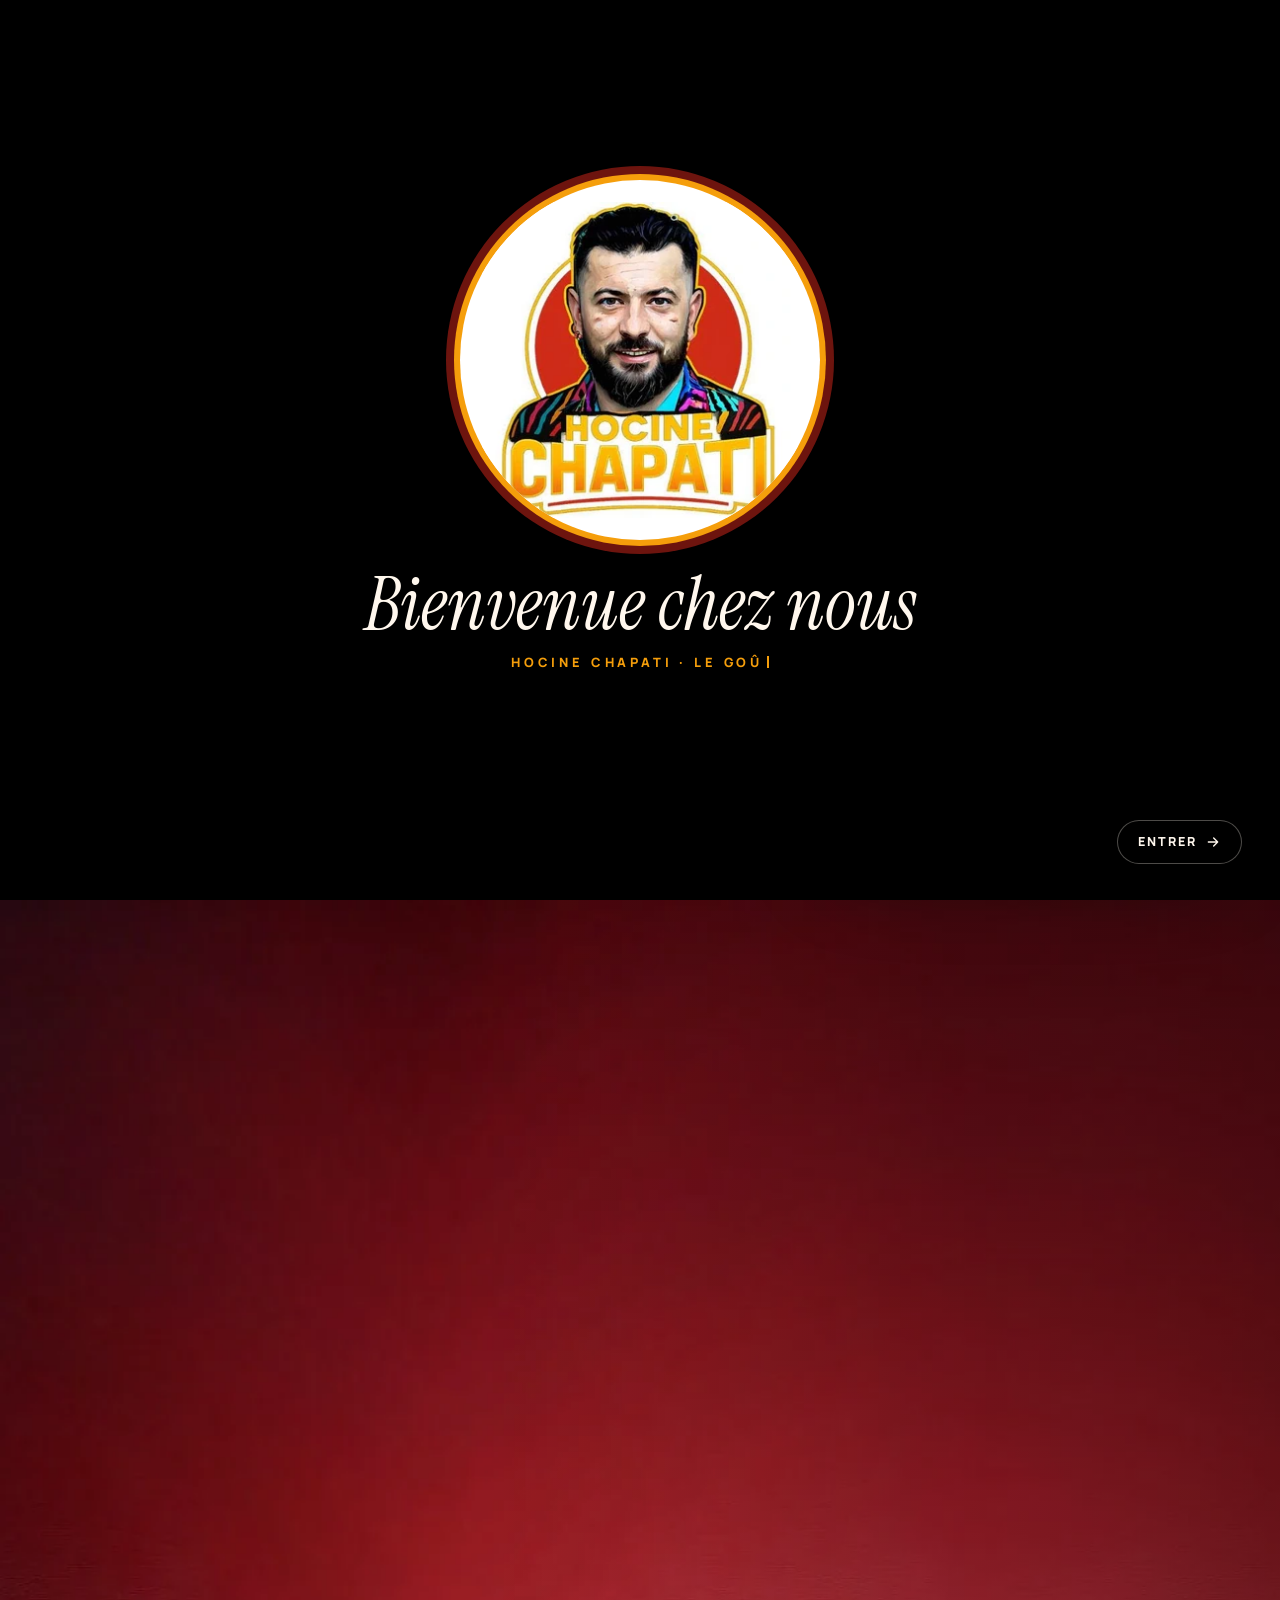
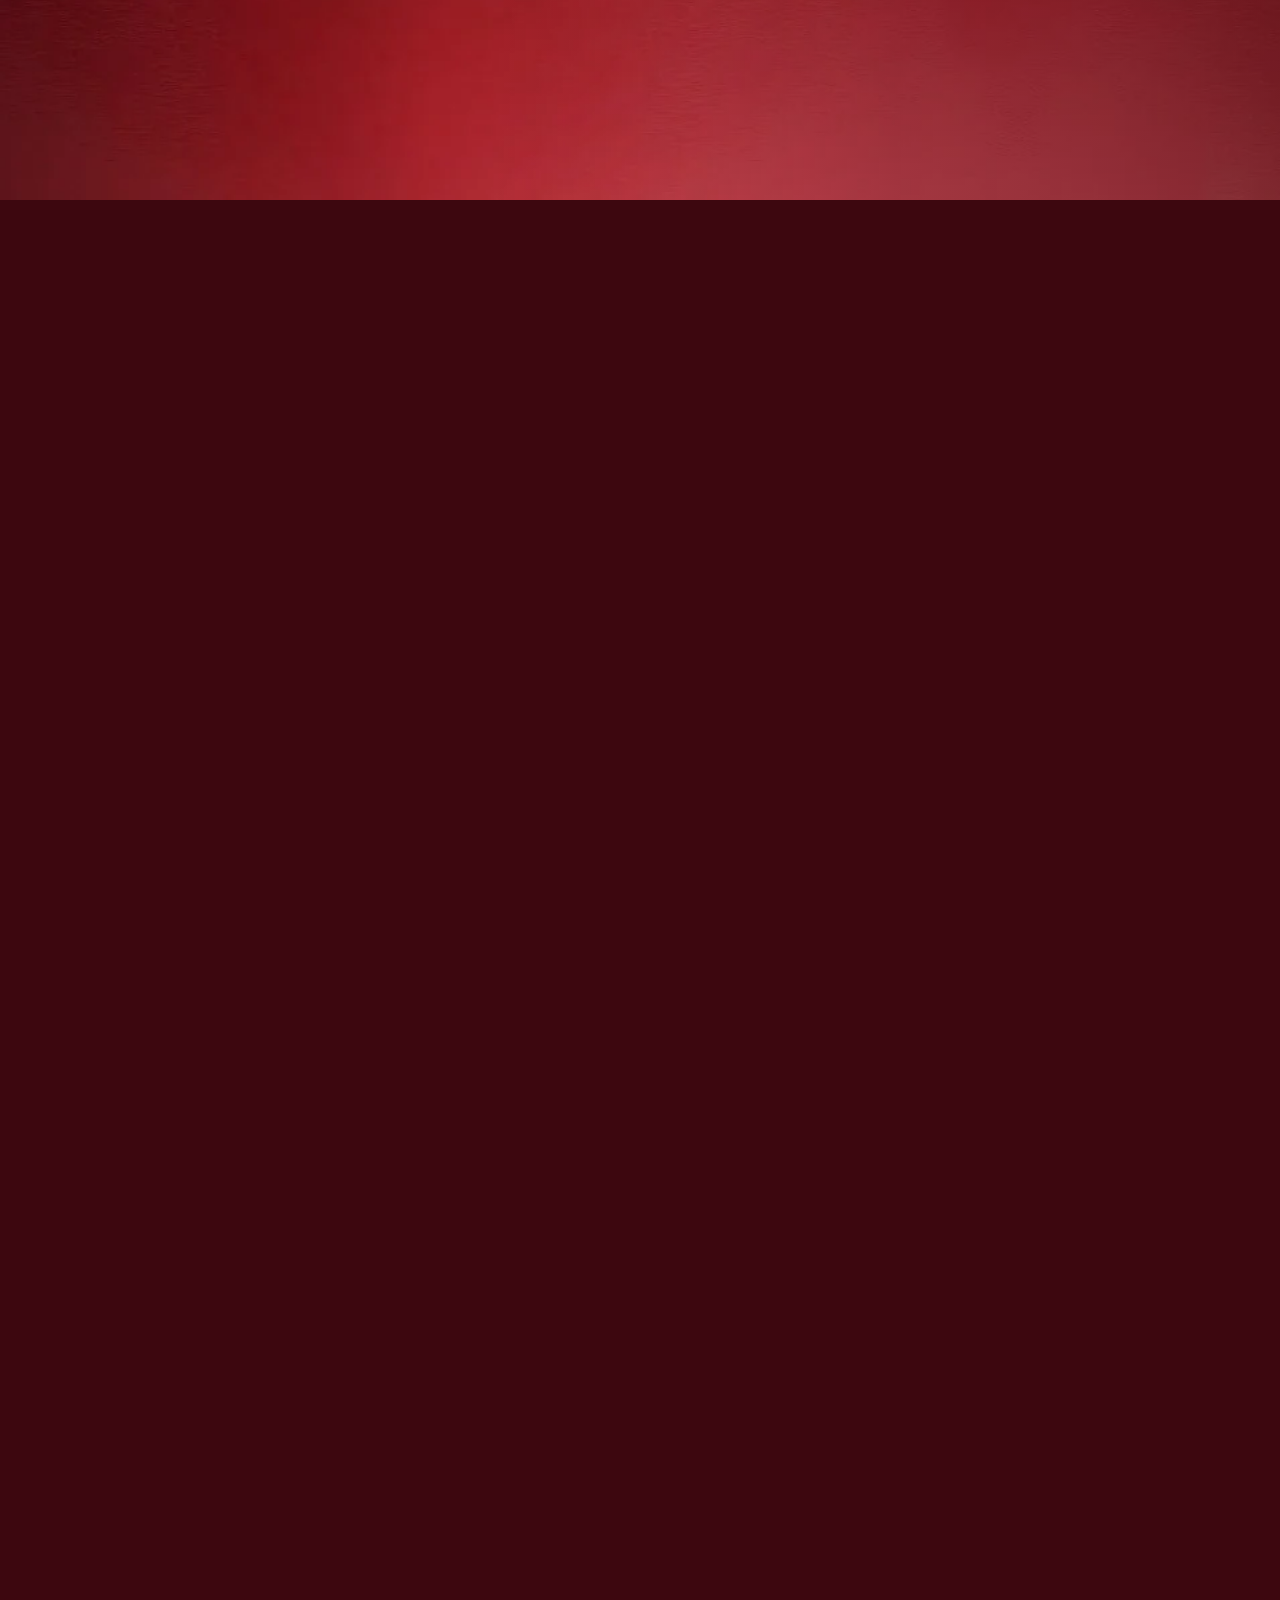
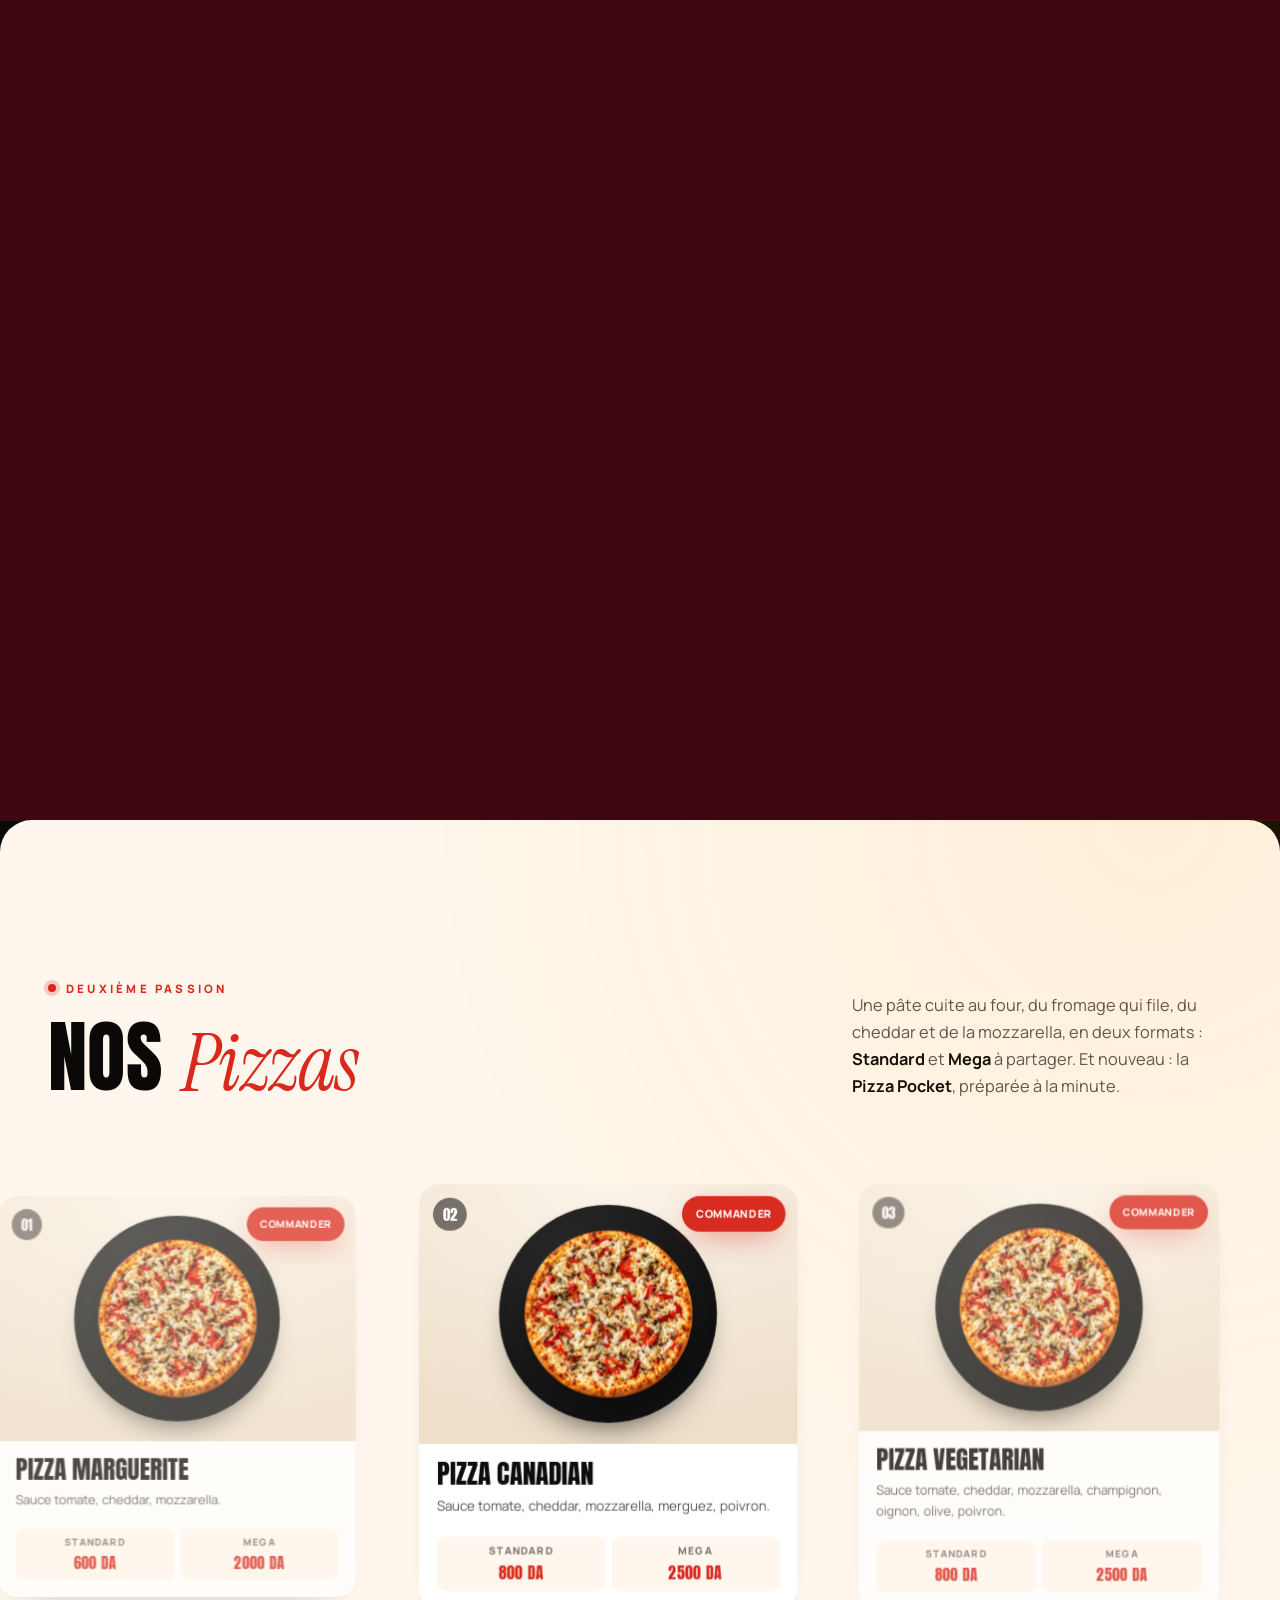
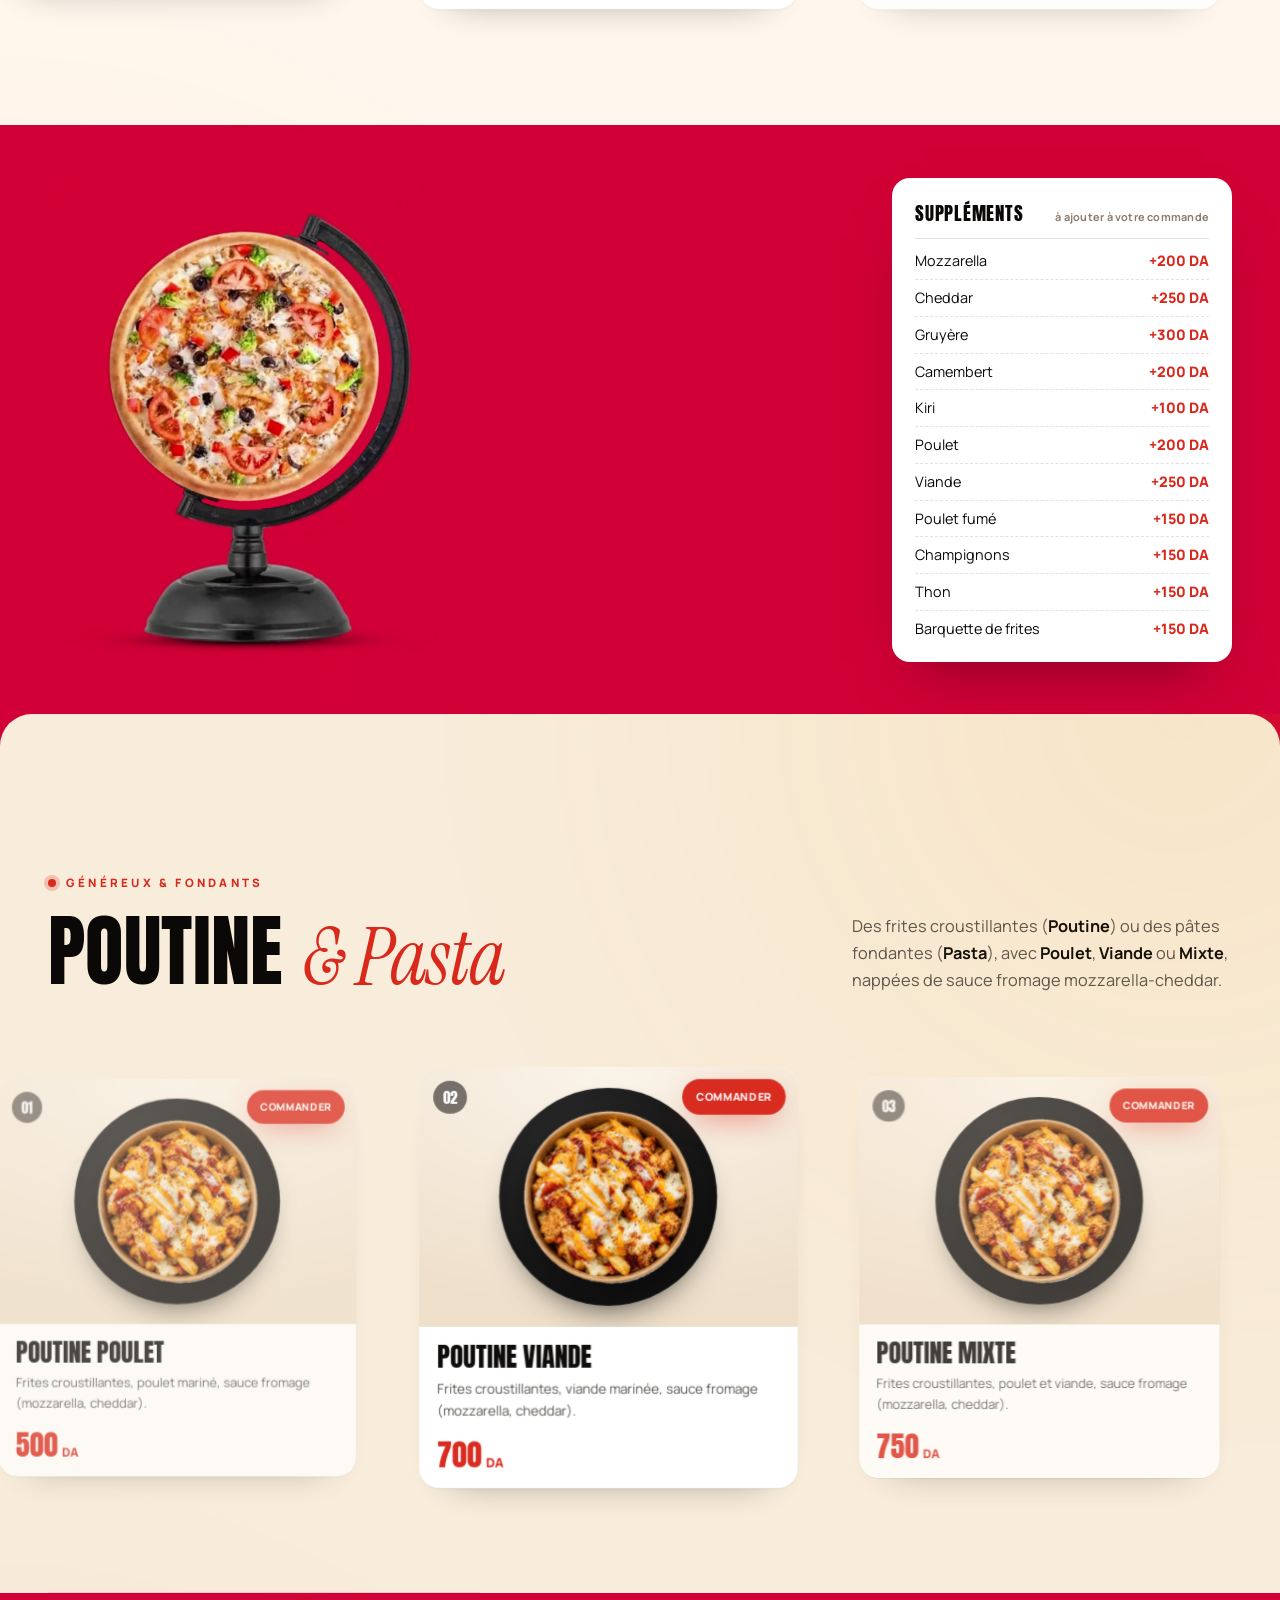
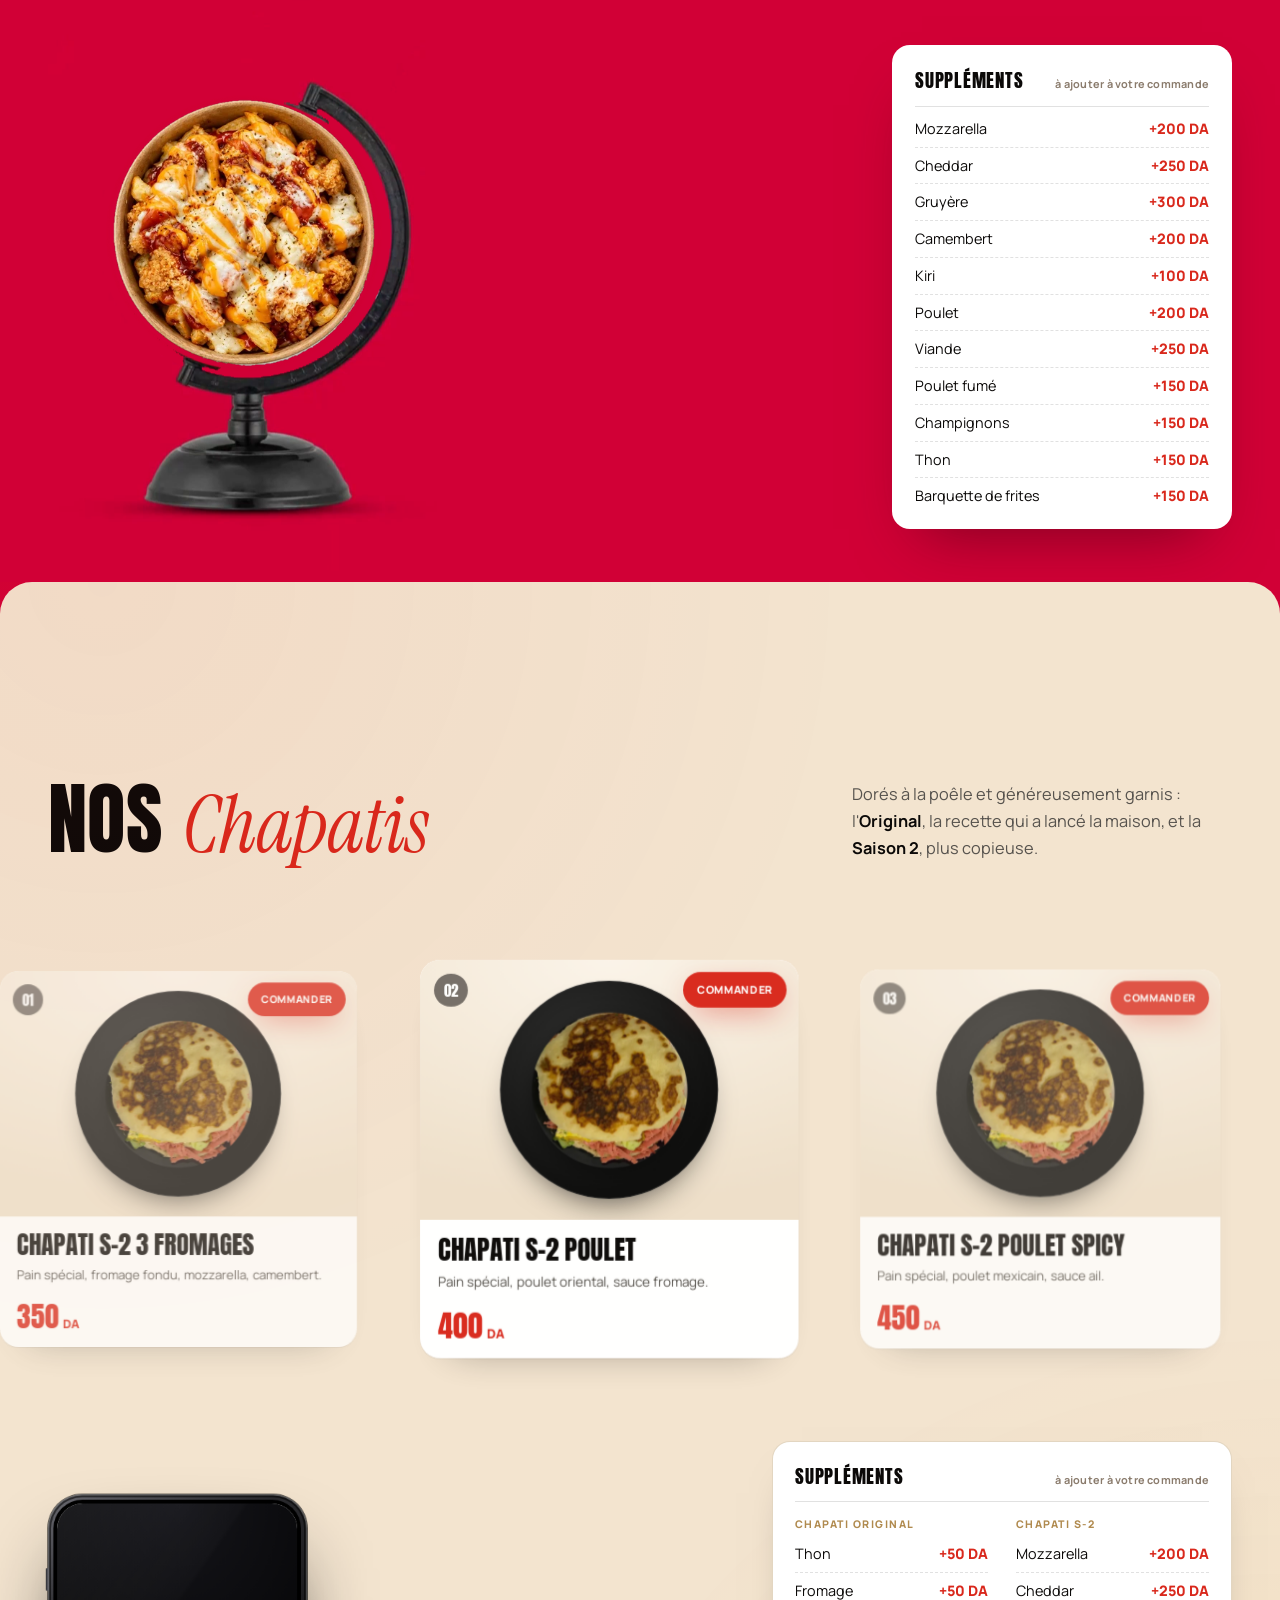
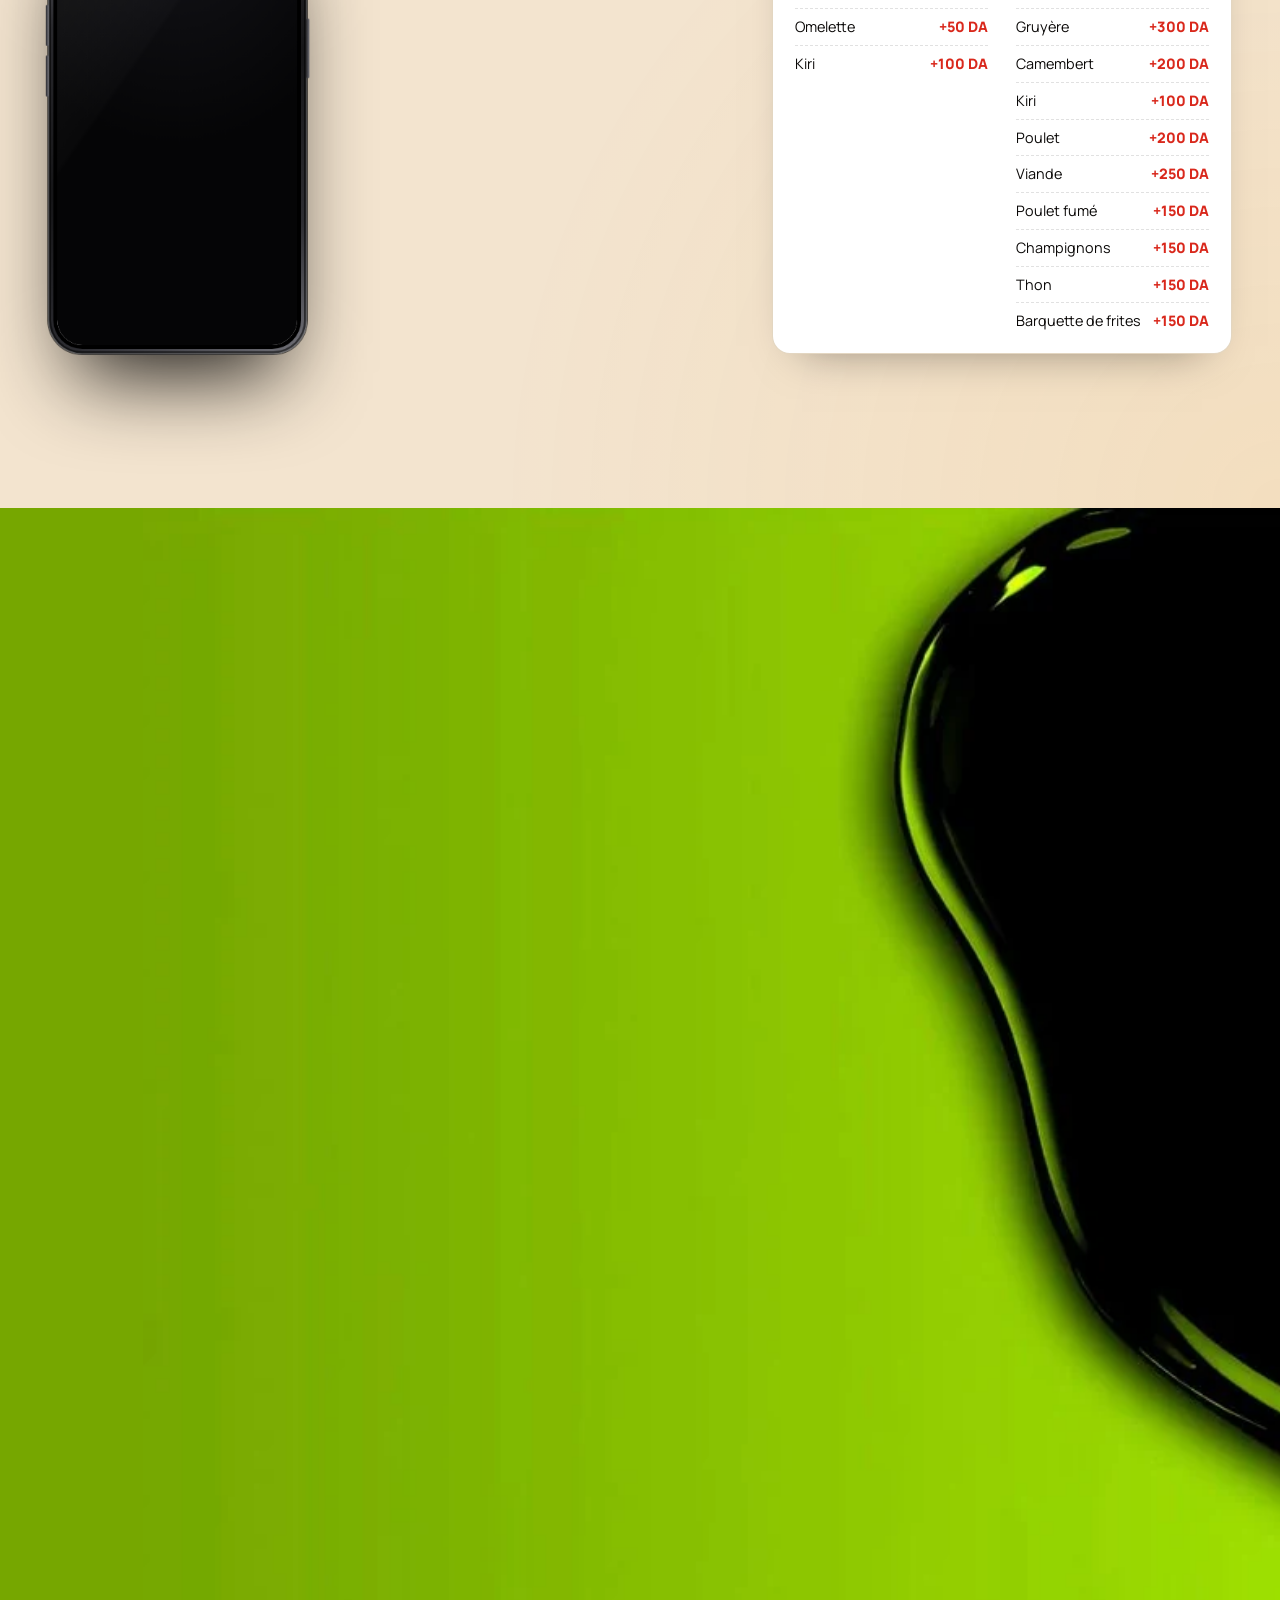
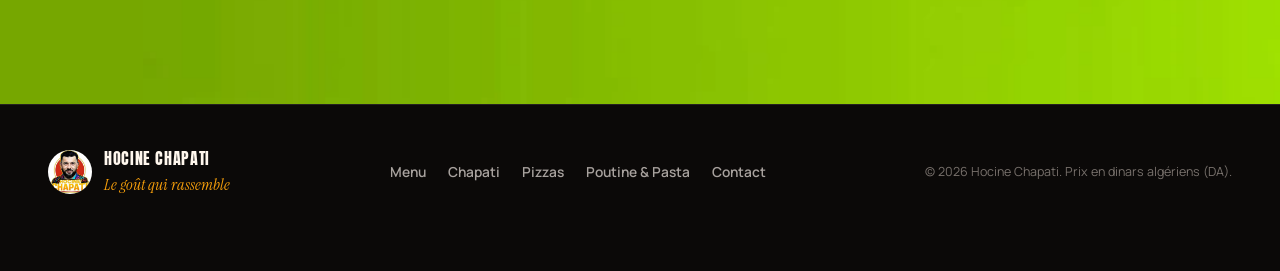
<file: index.html>
<!doctype html>
<html lang="fr">
<head>
  <meta charset="utf-8">
  <meta name="viewport" content="width=device-width, initial-scale=1, viewport-fit=cover">
  <title>Hocine Chapati Tizi Ouzou — Chapatis, Pizzas, Poutine & Desserts</title>
  <meta name="description" content="Hocine Chapati à Tizi Ouzou : chapatis généreux, pizzas gourmandes, poutine &amp; pasta, pita &amp; gyros et desserts préparés à la commande. Sur place, à emporter et livraison rapide. Commandez au 0556 72 56 81.">
  <meta name="theme-color" content="#0B0908">
  <link rel="canonical" href="https://www.hocinechapati.com/">

  <!-- Open Graph / réseaux -->
  <meta property="og:type" content="restaurant">
  <meta property="og:site_name" content="Hocine Chapati">
  <meta property="og:title" content="Hocine Chapati — Le vrai goût du Chapati">
  <meta property="og:description" content="Chapatis généreux, pizzas gourmandes, poutine, pita &amp; gyros et desserts préparés avec passion. Le goût qui rassemble.">
  <meta property="og:image" content="https://www.hocinechapati.com/assets/img/og-image.jpg">
  <meta property="og:locale" content="fr_DZ">
  <meta name="twitter:card" content="summary_large_image">

  <link rel="icon" type="image/png" href="assets/img/favicon.png">
  <link rel="apple-touch-icon" href="assets/img/apple-touch-icon.png">

  <link rel="preconnect" href="https://fonts.googleapis.com">
  <link rel="preconnect" href="https://fonts.gstatic.com" crossorigin>
  <link href="https://fonts.googleapis.com/css2?family=Anton&family=Instrument+Serif:ital@0;1&family=Manrope:wght@400;500;600;700;800&display=swap" rel="stylesheet">
  <link rel="preload" as="image" href="assets/img/logo.webp" fetchpriority="high">
  <link rel="preload" as="image" href="assets/img/pizza-ronde.webp">
  <link rel="stylesheet" href="assets/css/styles.css?v=129">
  <script>document.documentElement.classList.add("js");if(!location.hash)document.documentElement.classList.add("has-intro")</script>

  <!-- Données structurées (Google) : ville tirée de la fiche Google Maps ; rue à ajouter quand le client la donne -->
  <script type="application/ld+json">
  {
    "@context": "https://schema.org",
    "@type": "Restaurant",
    "name": "Hocine Chapati",
    "slogan": "Le goût qui rassemble",
    "image": "https://www.hocinechapati.com/assets/img/og-image.jpg",
    "logo": "https://www.hocinechapati.com/assets/img/logo.webp",
    "url": "https://www.hocinechapati.com/",
    "telephone": "+213556725681",
    "address": {"@type": "PostalAddress", "addressLocality": "Tizi Ouzou", "addressRegion": "Tizi Ouzou", "addressCountry": "DZ"},
    "areaServed": "Tizi Ouzou",
    "geo": {"@type": "GeoCoordinates", "latitude": 36.6975972, "longitude": 4.0516581},
    "hasMap": "https://maps.app.goo.gl/QoGaLTDf92nbLYyv8",
    "sameAs": ["https://www.instagram.com/hocinechapati/", "https://www.facebook.com/share/1Hcn2zAkWu/", "https://www.tiktok.com/@hocine.chapati"],
    "openingHoursSpecification": [{
      "@type": "OpeningHoursSpecification",
      "dayOfWeek": ["Saturday", "Sunday", "Monday", "Tuesday", "Wednesday", "Thursday"],
      "opens": "11:00",
      "closes": "21:00"
    }],
    "servesCuisine": ["Chapati", "Pizza", "Poutine", "Pasta", "Pita", "Gyros", "Crêpes", "Kunafa"],
    "priceRange": "30 DA - 4000 DA",
    "currenciesAccepted": "DZD",
    "hasMenu": "https://www.hocinechapati.com/#menu",
    "acceptsReservations": false,
    "amenityFeature": [
      {"@type": "LocationFeatureSpecification", "name": "Sur place", "value": true},
      {"@type": "LocationFeatureSpecification", "name": "À emporter", "value": true},
      {"@type": "LocationFeatureSpecification", "name": "Livraison", "value": true}
    ]
  }
  </script>
</head>
<body>
  <!-- ======================= INTRO =======================
       1) Le logo s'affiche directement
       2) « Bienvenue chez nous » s'écrit sous le logo, puis le site s'ouvre sur la page 1 -->
  <div class="torch" id="intro" role="dialog" aria-label="Bienvenue chez Hocine Chapati">
    <div class="torch__img"><img src="assets/img/logo.webp" alt="Logo Hocine Chapati" width="320" height="320"></div>
    <p class="torch__welcome" aria-live="polite"><span class="torch__w1" id="w1"></span><span class="torch__w2" id="w2"></span></p>
    <button class="torch__skip" id="introSkip">Entrer <svg width="16" height="16" viewBox="0 0 24 24" fill="none" aria-hidden="true"><path d="M5 12h14m-6-6 6 6-6 6" stroke="currentColor" stroke-width="2" stroke-linecap="round" stroke-linejoin="round"/></svg></button>
  </div>
  <script src="assets/js/intro.js?v=100"></script>
  <a class="skip" href="#main">Aller au contenu</a>

  <!-- ============================ NAVBAR ============================ -->
  <header class="nav" id="nav">
    <div class="nav__inner">
      <a class="nav__brand" href="#accueil" aria-label="Hocine Chapati — accueil">
        <span class="nav__logo"><img src="assets/img/logo.webp" alt="Logo Hocine Chapati" width="56" height="56"></span>
        <span class="nav__name">Hocine<br><b>Chapati</b></span>
      </a>
      <nav class="nav__links" aria-label="Navigation principale">
        <a href="#accueil">Accueil</a>
        <a href="menu.html">Menu</a>
        <a href="#chapati">Chapati</a>
        <a href="#pizzas">Pizzas</a>
        <a href="#bols">Poutine &amp; Pasta</a>
        <a href="#contact">Contact</a>
      </nav>
      <a class="btn nav__cta" href="tel:+213556725681" data-order><svg class="nav__cta-ico" viewBox="0 0 24 24" aria-hidden="true"><path d="M7 3v8M5 3v5a2 2 0 0 0 4 0V3M7 11v10"/><path d="M17 21V3c-2 1.5-3 4-3 7v3h3"/></svg>Commander<svg class="nav__cta-arr" viewBox="0 0 24 24" aria-hidden="true"><path d="M5 12h14m-6-6 6 6-6 6"/></svg></a>
      <button class="burger" id="burger" aria-label="Ouvrir le menu" aria-expanded="false" aria-controls="drawer">
        <span></span><span></span>
      </button>
    </div>
  </header>

  <!-- Menu mobile plein écran -->
  <div class="drawer" id="drawer" aria-hidden="true">
    <nav class="drawer__links" aria-label="Navigation mobile">
      <a href="#accueil"><small>01</small>Accueil</a>
      <a href="menu.html"><small>02</small>Menu</a>
      <a href="#chapati"><small>03</small>Chapati</a>
      <a href="#pizzas"><small>04</small>Pizzas</a>
      <a href="#bols"><small>05</small>Poutine &amp; Pasta</a>
      <a href="#contact"><small>06</small>Contact</a>
    </nav>
    <div class="drawer__foot">
      <a class="btn btn--red btn--lg" href="tel:+213556725681">Commander · 0556 72 56 81</a>
      <p>Sur place · À emporter · Livraison rapide</p>
    </div>
  </div>

  <main id="main">
    <!-- ============================ HERO (page 1) ============================ -->
    <section class="hero hx hv" id="accueil" data-nav="light" aria-labelledby="hx-title">
      <!-- Page 1 « comme la vidéo » : titre centré, ingrédients qui flottent autour,
           grand plat à moitié visible en bas qui tourne (flèches ‹ › ou glisser) ; l'iPhone reste à droite -->
      <div class="hx__frame">
        <div class="hv__stage" id="hvStage">
      <svg class="hv__defs" aria-hidden="true" focusable="false">
        <defs>
          <linearGradient id="hvGBasil" x1="0" y1="0" x2="1" y2="1"><stop offset="0" stop-color="#63C247"/><stop offset=".55" stop-color="#2F8A27"/><stop offset="1" stop-color="#1A5C16"/></linearGradient>
          <radialGradient id="hvGOlive" cx=".38" cy=".32" r=".75"><stop offset="0" stop-color="#C7CE5C"/><stop offset=".5" stop-color="#848E22"/><stop offset="1" stop-color="#4A5210"/></radialGradient>
          <radialGradient id="hvGTomato" cx=".36" cy=".34" r=".78"><stop offset="0" stop-color="#FF8A6A"/><stop offset=".45" stop-color="#E8301A"/><stop offset="1" stop-color="#930D06"/></radialGradient>
          <linearGradient id="hvGChili" x1="0" y1="0" x2="1" y2="1"><stop offset="0" stop-color="#7CCB4C"/><stop offset=".5" stop-color="#3C9126"/><stop offset="1" stop-color="#1F5E14"/></linearGradient>
          <radialGradient id="hvGCap" cx=".4" cy=".3" r=".8"><stop offset="0" stop-color="#E9C595"/><stop offset=".55" stop-color="#B07A44"/><stop offset="1" stop-color="#704220"/></radialGradient>
          <linearGradient id="hvGStem" x1="0" y1="0" x2="1" y2="0"><stop offset="0" stop-color="#FBF3E6"/><stop offset="1" stop-color="#D8C3A2"/></linearGradient>
          <symbol id="hvBasil" viewBox="0 0 100 100">
            <path d="M50 93C17 79 7 40 30 14C42 1 62 1 73 14C95 40 83 79 50 93Z" fill="url(#hvGBasil)"/>
            <path d="M50 91C48 66 49 38 55 11" fill="none" stroke="#C7EBAE" stroke-width="2.4" stroke-linecap="round" opacity=".85"/>
            <path d="M49 72C40 66 32 61 25 52M50 56C42 49 36 43 31 34M51 40C46 33 42 27 40 20M50 74C58 68 66 63 73 54M51 58C59 51 65 45 69 36M52 42C58 35 61 29 64 22" fill="none" stroke="#A3D486" stroke-width="1.5" opacity=".7"/>
            <path d="M35 22C29 34 29 49 35 62" fill="none" stroke="#fff" stroke-opacity=".22" stroke-width="6" stroke-linecap="round"/>
            <path d="M50 93L48 99" stroke="#2F7A22" stroke-width="3.2" stroke-linecap="round"/>
          </symbol>
          <symbol id="hvOlive" viewBox="0 0 100 100">
            <ellipse cx="50" cy="52" rx="28" ry="37" transform="rotate(-28 50 52)" fill="url(#hvGOlive)"/>
            <ellipse cx="40" cy="36" rx="7" ry="12" transform="rotate(-28 40 36)" fill="#fff" opacity=".35"/>
            <circle cx="68" cy="82" r="3.2" fill="#3E450C" opacity=".8"/>
          </symbol>
          <symbol id="hvTomato" viewBox="0 0 100 100">
            <circle cx="50" cy="57" r="36" fill="url(#hvGTomato)"/>
            <ellipse cx="37" cy="44" rx="8" ry="11" transform="rotate(-35 37 44)" fill="#fff" opacity=".38"/>
            <path d="M50 26L57 15L56 26L69 22L59 30L66 38L52 32L43 39L46 30L33 26L46 25L41 14Z" fill="#2F8A2A" stroke="#1F6A1C" stroke-width="1.2" stroke-linejoin="round"/>
            <path d="M50 26C50 15 54 8 61 4" fill="none" stroke="#3B7F2A" stroke-width="3.6" stroke-linecap="round"/>
          </symbol>
          <symbol id="hvChili" viewBox="0 0 100 100">
            <path d="M31 21C21 42 29 71 63 91C72 95 77 88 70 82C47 63 41 44 44 24Z" fill="url(#hvGChili)"/>
            <path d="M36 30C33 46 39 62 56 77" fill="none" stroke="#fff" stroke-opacity=".3" stroke-width="3.5" stroke-linecap="round"/>
            <path d="M28 22C30 13 43 12 46 21C40 25 33 25 28 22Z" fill="#2B6E1C"/>
            <path d="M37 15C37 8 41 3 48 2" fill="none" stroke="#5D8A2E" stroke-width="3.4" stroke-linecap="round"/>
          </symbol>
          <symbol id="hvMushroom" viewBox="0 0 100 100">
            <path d="M38 58C36 77 33 89 40 94C48 98 57 98 63 94C68 89 65 77 62 58Z" fill="url(#hvGStem)"/>
            <path d="M9 52C11 20 89 20 91 52C80 59 20 59 9 52Z" fill="url(#hvGCap)"/>
            <path d="M15 54C30 63 70 63 85 54C73 67 27 67 15 54Z" fill="#F2E3C9"/>
            <path d="M30 59L33 64M42 61L43 66M55 61L54 66M67 59L64 64" stroke="#C9AE85" stroke-width="1.4" stroke-linecap="round"/>
            <ellipse cx="34" cy="33" rx="10" ry="5" transform="rotate(-20 34 33)" fill="#fff" opacity=".3"/>
          </symbol>
        </defs>
      </svg>
          <div class="hv__ings" aria-hidden="true">
          <span class="hv__ing hv__ing--basil" style="--x:15%;--y:13%;--s:1;--r:-18deg;--dep:0.8;--fx:-40vw;--fy:-60vh;--d:0.00s;--t:5.0s"><i><svg viewBox="0 0 100 100"><use href="#hvBasil"/></svg></i></span>
          <span class="hv__ing hv__ing--tomato" style="--x:82%;--y:11%;--s:0.95;--r:10deg;--dep:1.1;--fx:40vw;--fy:-70vh;--d:0.07s;--t:5.9s"><i><svg viewBox="0 0 100 100"><use href="#hvTomato"/></svg></i></span>
          <span class="hv__ing hv__ing--olive" style="--x:6%;--y:35%;--s:0.8;--r:20deg;--dep:1.3;--fx:-60vw;--fy:-20vh;--d:0.14s;--t:6.8s"><i><svg viewBox="0 0 100 100"><use href="#hvOlive"/></svg></i></span>
          <span class="hv__ing hv__ing--chili" style="--x:24%;--y:33%;--s:1;--r:-35deg;--dep:0.6;--fx:-30vw;--fy:-50vh;--d:0.21s;--t:7.7s"><i><svg viewBox="0 0 100 100"><use href="#hvChili"/></svg></i></span>
          <span class="hv__ing hv__ing--basil" style="--x:74%;--y:32%;--s:0.95;--r:40deg;--dep:0.9;--fx:30vw;--fy:-50vh;--d:0.28s;--t:5.0s"><i><svg viewBox="0 0 100 100"><use href="#hvBasil"/></svg></i></span>
          <span class="hv__ing hv__ing--olive" style="--x:92%;--y:34%;--s:0.8;--r:-15deg;--dep:1.2;--fx:60vw;--fy:-20vh;--d:0.35s;--t:5.9s"><i><svg viewBox="0 0 100 100"><use href="#hvOlive"/></svg></i></span>
          <span class="hv__ing hv__ing--tomato" style="--x:9%;--y:60%;--s:0.95;--r:-8deg;--dep:1;--fx:-50vw;--fy:30vh;--d:0.42s;--t:6.8s"><i><svg viewBox="0 0 100 100"><use href="#hvTomato"/></svg></i></span>
          <span class="hv__ing hv__ing--mushroom" style="--x:88%;--y:58%;--s:1.05;--r:8deg;--dep:0.9;--fx:50vw;--fy:30vh;--d:0.49s;--t:7.7s"><i><svg viewBox="0 0 100 100"><use href="#hvMushroom"/></svg></i></span>
          <span class="hv__ing hv__ing--basil" style="--x:30%;--y:80%;--s:0.7;--r:120deg;--dep:1.4;--fx:-40vw;--fy:60vh;--d:0.56s;--t:5.0s"><i><svg viewBox="0 0 100 100"><use href="#hvBasil"/></svg></i></span>
          <span class="hv__ing hv__ing--olive" style="--x:70%;--y:82%;--s:0.7;--r:60deg;--dep:1.3;--fx:40vw;--fy:60vh;--d:0.63s;--t:5.9s"><i><svg viewBox="0 0 100 100"><use href="#hvOlive"/></svg></i></span>
          </div>
          <div class="hv__copy">
            <!-- logo Hocine Chapati : se dessine au trait (tracé du portrait), puis se colore -->
            <div class="hv__logo" aria-hidden="true">
              <svg class="hv__logo-line" viewBox="0 0 640 640"><path pathLength="1" d="M 290 11 C 283 12, 277 15, 273 17 C 271 18, 269 19, 267 19 C 264 18, 261 19, 263 20 C 266 21, 265 24, 263 24 C 260 24, 259 22, 260 20 C 266 14, 242 23, 234 30 C 230 34, 228 34, 226 34 C 222 33, 220 34, 217 40 C 216 42, 213 44, 210 45 C 203 49, 189 64, 189 69 C 189 70, 190 69, 192 67 C 195 64, 195 65, 190 75 C 186 85, 185 87, 188 87 C 189 87, 189 87, 188 89 C 186 94, 186 105, 187 107 C 189 107, 189 108, 188 109 C 188 110, 187 124, 187 141 L 187 172 182 172 C 170 172, 167 190, 175 214 C 180 228, 183 231, 179 218 C 177 213, 177 208, 176 198 C 176 185, 176 182, 179 188 C 181 193, 185 198, 186 198 C 190 198, 199 212, 196 214 C 194 216, 195 226, 197 226 C 200 226, 200 227, 201 237 C 201 241, 201 246, 201 249 C 204 269, 204 269, 202 272 C 201 274, 200 275, 199 276 C 199 276, 198 277, 198 278 C 198 279, 197 280, 197 280 C 194 281, 195 286, 198 292 C 199 296, 201 301, 201 303 C 202 306, 203 308, 204 309 C 204 309, 206 312, 206 314 C 207 316, 209 320, 211 322 C 212 323, 213 326, 213 326 C 213 327, 214 328, 215 329 C 219 333, 218 338, 208 352 C 203 359, 199 366, 198 367 C 197 368, 196 369, 195 370 C 193 370, 186 373, 177 377 C 152 388, 139 393, 135 394 C 126 394, 88 415, 79 423 C 59 444, 48 486, 63 486 C 64 486, 65 487, 66 488 C 67 489, 67 489, 71 486 C 82 478, 102 478, 115 485 C 118 487, 120 487, 120 487 C 121 486, 154 486, 158 487 L 161 488 161 478 C 161 468, 161 467, 167 467 C 171 467, 171 466, 171 448 L 171 432 192 432 C 203 432, 213 433, 214 433 C 215 433, 223 433, 233 432 C 249 431, 261 432, 277 434 C 284 435, 298 434, 303 432 C 308 431, 312 431, 321 433 C 329 434, 330 434, 339 433 C 345 432, 353 431, 361 431 C 376 431, 400 430, 442 428 C 453 427, 465 427, 467 427 C 471 428, 473 428, 476 426 C 479 425, 481 425, 479 428 C 477 430, 477 451, 479 449 C 479 448, 480 446, 480 443 C 480 439, 481 437, 483 433 C 487 427, 488 425, 486 425 C 485 425, 485 424, 485 422 C 486 419, 486 419, 483 417 C 477 413, 475 411, 476 407 C 476 404, 476 403, 474 401 C 472 400, 471 397, 471 394 C 470 392, 469 389, 467 387 C 465 384, 464 383, 465 382 C 466 380, 463 378, 456 377 C 448 376, 448 374, 455 374 C 461 374, 471 378, 475 382 C 477 384, 479 385, 481 385 C 484 385, 484 384, 481 381 C 480 380, 479 379, 480 379 C 481 379, 502 389, 505 391 C 507 392, 509 393, 511 393 C 512 393, 517 395, 522 397 C 530 401, 532 403, 528 403 C 527 403, 527 403, 528 404 C 532 409, 531 419, 524 429 C 523 430, 522 434, 521 437 C 520 440, 519 445, 517 447 C 516 449, 514 454, 513 457 C 510 462, 509 463, 507 463 C 501 465, 501 464, 504 460 C 505 457, 508 453, 509 449 C 510 445, 512 440, 513 438 C 515 436, 517 432, 517 429 C 519 425, 519 425, 514 425 C 511 425, 506 420, 505 415 C 504 413, 502 409, 500 407 C 498 404, 496 401, 494 399 C 491 393, 486 388, 484 388 C 484 388, 483 388, 483 387 C 483 386, 476 385, 475 385 C 475 386, 479 394, 480 394 C 480 394, 481 396, 482 398 C 483 400, 485 403, 487 405 C 489 407, 491 410, 492 412 C 492 413, 493 416, 495 418 C 496 420, 497 422, 497 423 C 497 423, 498 424, 499 424 C 502 425, 501 429, 495 443 C 483 468, 482 469, 483 473 C 484 475, 484 478, 485 479 C 485 483, 487 483, 511 480 C 520 479, 530 478, 534 478 C 546 476, 566 474, 571 473 L 576 472 576 465 C 576 455, 570 426, 565 416 C 563 411, 549 403, 533 396 C 523 392, 519 390, 512 387 C 508 385, 504 383, 503 383 C 501 383, 485 376, 464 365 C 453 359, 443 355, 442 355 C 437 355, 430 345, 420 327 C 419 323, 416 319, 415 318 C 413 315, 412 312, 415 310 C 416 309, 416 305, 415 302 C 414 300, 414 299, 415 296 C 416 294, 417 292, 416 289 C 416 286, 416 285, 417 284 C 419 283, 419 282, 418 281 C 417 280, 417 277, 417 274 C 417 262, 417 258, 418 257 C 418 256, 418 253, 419 251 C 419 241, 420 234, 420 230 C 421 227, 421 226, 420 226 C 420 226, 419 227, 419 229 C 419 230, 419 232, 418 233 C 417 234, 417 237, 417 239 C 417 242, 416 244, 416 245 C 415 245, 415 247, 416 247 C 416 248, 416 250, 415 250 C 414 251, 414 254, 413 257 C 413 260, 412 262, 412 263 C 411 263, 411 265, 411 267 C 411 269, 410 271, 410 272 C 408 274, 404 286, 404 289 C 404 289, 403 291, 402 291 C 401 292, 400 293, 400 294 C 400 296, 398 299, 395 299 C 394 299, 394 299, 394 302 C 394 303, 393 305, 392 306 C 391 307, 391 307, 391 305 C 391 302, 389 302, 388 304 C 387 307, 387 312, 388 313 C 389 313, 388 314, 386 314 C 383 314, 383 313, 384 311 C 384 309, 384 309, 383 310 C 383 311, 381 311, 381 311 C 379 310, 379 311, 378 313 C 377 316, 374 318, 373 316 C 372 315, 371 315, 370 315 C 368 315, 366 308, 367 303 C 368 299, 365 296, 360 295 C 359 295, 357 294, 356 292 C 353 290, 353 290, 352 291 C 350 293, 349 293, 347 292 C 346 291, 345 290, 344 291 C 342 291, 342 291, 342 289 C 342 287, 339 284, 339 286 C 338 287, 337 287, 337 286 C 336 286, 336 285, 337 285 C 339 284, 337 279, 335 279 C 331 279, 329 271, 333 269 C 334 268, 334 267, 333 266 C 330 264, 322 266, 318 271 C 313 276, 308 276, 303 271 C 297 266, 286 262, 286 265 C 286 266, 284 266, 282 265 C 279 261, 278 264, 282 268 C 285 272, 284 283, 280 283 C 278 283, 273 288, 272 290 C 271 292, 269 292, 269 289 C 269 288, 265 287, 265 289 C 264 289, 263 290, 261 289 C 258 289, 258 289, 252 297 C 251 297, 250 303, 250 310 C 249 314, 248 313, 246 309 C 245 307, 243 305, 243 305 C 242 305, 241 304, 240 303 C 239 302, 239 302, 237 303 C 236 304, 236 304, 233 302 C 232 300, 231 299, 230 299 C 230 299, 229 298, 229 297 C 228 296, 227 295, 227 295 C 226 295, 225 294, 225 293 C 223 289, 220 280, 220 279 C 219 278, 217 272, 214 266 C 210 257, 208 252, 207 248 C 207 244, 205 238, 204 235 C 202 228, 201 219, 199 188 C 199 183, 198 178, 198 177 C 198 175, 197 172, 197 170 C 195 161, 196 154, 199 154 C 200 155, 200 154, 199 152 C 199 150, 199 148, 200 148 C 201 147, 201 146, 201 145 C 200 143, 207 135, 209 135 C 209 136, 210 135, 211 135 C 211 134, 214 137, 213 139 C 213 139, 213 140, 214 140 C 215 140, 215 139, 215 137 C 215 135, 215 134, 214 134 C 213 134, 213 128, 214 126 C 215 126, 215 125, 215 124 C 214 124, 213 124, 213 125 C 211 128, 211 125, 212 121 C 214 116, 214 116, 213 116 C 211 116, 213 108, 215 107 C 215 107, 216 105, 217 104 C 218 102, 221 98, 224 96 C 232 87, 238 87, 253 96 C 256 98, 260 99, 264 99 C 268 100, 273 101, 274 102 C 276 103, 277 103, 279 102 C 281 101, 282 101, 284 103 L 286 105 286 103 C 286 101, 291 100, 295 102 C 298 104, 299 102, 297 100 C 295 97, 296 95, 300 97 C 301 97, 302 97, 302 96 C 303 95, 304 94, 305 94 C 306 94, 306 93, 305 91 C 305 89, 305 89, 306 90 C 308 92, 312 94, 312 92 C 312 91, 319 88, 322 88 L 326 88 325 94 C 325 99, 325 99, 327 99 C 329 99, 330 99, 331 100 C 332 101, 350 99, 352 97 C 354 95, 360 92, 360 93 C 360 93, 357 96, 354 98 C 353 99, 353 99, 353 100 C 355 102, 364 95, 371 87 C 372 85, 373 84, 374 84 C 374 85, 373 86, 372 88 C 368 91, 372 91, 377 87 C 383 81, 401 84, 401 91 C 401 92, 402 93, 403 94 C 404 95, 405 98, 406 99 C 407 101, 408 103, 409 104 C 410 106, 410 106, 409 107 C 408 107, 407 108, 408 108 C 408 109, 408 111, 409 113 C 410 125, 414 135, 417 135 C 426 135, 427 139, 427 167 C 428 187, 428 189, 430 185 C 435 179, 442 177, 444 181 C 446 185, 445 206, 443 212 C 438 225, 436 232, 434 239 C 429 251, 428 254, 429 259 C 429 265, 431 264, 431 257 C 431 250, 434 243, 445 217 C 454 197, 448 169, 436 176 C 432 178, 431 177, 433 162 C 437 118, 437 101, 435 97 C 432 93, 433 93, 436 94 L 438 96 438 93 C 437 92, 436 88, 434 85 C 432 81, 431 78, 431 77 C 431 74, 427 65, 423 62 C 422 60, 420 56, 418 54 C 415 47, 411 43, 404 40 C 398 37, 396 37, 390 38 C 387 39, 382 35, 382 33 C 382 32, 382 31, 381 31 C 381 31, 378 29, 376 28 C 373 24, 369 23, 359 22 C 357 21, 355 20, 353 19 C 351 18, 349 17, 345 17 C 341 17, 340 17, 339 15 C 338 14, 337 13, 335 13 C 334 13, 331 13, 329 12 C 327 12, 321 11, 315 11 C 308 11, 301 11, 298 11 C 294 10, 291 10, 290 11 M 386 31 C 385 32, 385 32, 386 34 C 389 37, 394 34, 392 31 C 391 29, 388 28, 386 31 M 204 64 C 202 66, 202 69, 204 69 C 207 69, 210 66, 208 64 C 207 62, 206 62, 204 64 M 177 177 C 176 179, 178 182, 182 187 C 184 189, 187 193, 188 195 C 190 197, 192 201, 193 202 L 196 204 196 198 C 196 186, 181 169, 177 177 M 361 178 C 358 179, 355 180, 355 179 C 354 178, 339 182, 335 184 C 333 186, 330 191, 331 193 C 332 193, 332 193, 332 192 C 332 192, 333 191, 334 191 C 335 191, 336 191, 336 192 C 336 193, 345 192, 351 190 C 359 187, 363 184, 362 183 C 362 182, 362 181, 363 180 C 364 180, 365 180, 365 181 C 365 182, 370 182, 371 181 C 372 179, 372 179, 370 179 C 369 178, 368 177, 368 177 C 368 176, 368 176, 361 178 M 249 179 C 245 179, 241 180, 240 180 C 236 180, 230 184, 228 187 C 225 194, 228 196, 234 191 C 247 182, 253 181, 260 185 C 262 187, 267 189, 270 190 C 274 191, 279 193, 280 194 L 284 196 281 196 C 262 192, 243 194, 236 202 C 230 207, 230 208, 235 208 C 240 208, 247 206, 247 204 C 246 204, 247 202, 249 201 L 251 199 252 202 C 255 209, 269 210, 271 203 C 272 198, 273 198, 278 203 C 283 208, 288 209, 288 205 C 287 204, 288 203, 288 202 C 289 202, 289 200, 288 200 C 287 200, 286 199, 285 199 C 284 197, 285 196, 287 198 C 289 200, 296 196, 295 193 C 295 191, 295 190, 296 190 C 298 190, 294 187, 290 186 C 289 186, 285 185, 283 183 C 280 182, 276 181, 273 180 C 270 180, 266 179, 264 179 C 258 177, 255 177, 249 179 M 378 182 C 378 182, 381 184, 385 186 C 393 190, 394 189, 389 184 C 386 181, 378 179, 378 182 M 437 190 C 436 192, 435 194, 435 194 C 435 195, 434 197, 432 199 C 429 204, 430 205, 433 202 C 435 200, 436 199, 437 199 C 438 199, 441 195, 442 191 C 442 186, 440 186, 437 190 M 339 200 L 333 205 337 206 C 341 207, 341 207, 344 204 C 348 200, 351 200, 351 203 C 353 209, 368 209, 369 203 C 370 200, 371 200, 374 203 C 378 207, 387 208, 387 204 C 387 198, 375 194, 356 194 L 346 194 339 200 M 183 248 C 181 252, 180 257, 182 261 C 184 265, 188 269, 189 267 C 191 265, 193 269, 192 272 C 192 275, 192 276, 192 277 C 194 278, 196 275, 196 272 C 196 271, 196 270, 197 270 C 199 268, 198 266, 195 266 C 192 267, 190 265, 194 264 C 195 264, 196 263, 195 263 C 195 262, 193 262, 191 263 C 188 263, 187 263, 186 261 C 185 259, 185 251, 186 251 C 187 250, 187 245, 186 245 C 186 245, 184 247, 183 248 M 345 293 C 345 295, 342 296, 342 294 C 341 293, 341 293, 341 294 C 341 294, 340 295, 340 295 C 339 295, 338 296, 338 297 C 337 298, 336 298, 334 298 C 330 297, 330 299, 334 300 C 340 302, 349 300, 349 296 C 349 296, 348 294, 347 294 C 345 292, 345 292, 345 293 M 312 297 C 312 298, 311 298, 309 298 C 303 296, 300 300, 306 302 C 309 302, 324 300, 321 299 C 320 299, 319 298, 319 297 C 318 296, 313 296, 312 297 M 319 303 C 316 304, 313 304, 312 305 C 310 305, 309 310, 312 311 C 314 312, 331 308, 333 306 C 334 305, 336 304, 336 304 C 339 304, 340 304, 340 303 C 340 302, 324 302, 319 303 M 292 304 C 292 306, 294 308, 296 308 C 298 308, 299 309, 300 310 C 304 312, 309 311, 309 307 C 309 304, 294 301, 292 304 M 351 306 C 347 309, 309 315, 298 314 C 283 312, 277 311, 275 310 C 274 309, 273 309, 271 310 C 270 310, 269 310, 268 310 C 264 308, 258 315, 259 320 C 260 321, 259 322, 259 322 C 257 323, 262 332, 265 334 C 267 336, 267 336, 266 337 C 265 339, 267 346, 269 346 C 269 346, 270 347, 270 348 C 271 349, 271 349, 274 348 C 278 345, 278 346, 277 349 C 277 351, 277 351, 280 350 C 282 349, 282 349, 282 351 C 281 354, 282 354, 284 353 C 285 352, 286 352, 285 353 C 285 354, 286 354, 288 354 C 290 354, 290 354, 289 357 L 289 361 291 358 L 294 355 294 358 L 293 362 296 360 C 298 359, 298 359, 298 361 C 297 364, 301 365, 304 361 C 306 360, 306 360, 307 361 C 307 361, 308 362, 309 362 C 310 362, 312 363, 312 364 C 313 365, 314 365, 316 361 C 319 357, 321 356, 321 358 C 321 360, 326 361, 327 359 C 327 357, 327 357, 330 360 C 332 362, 336 361, 337 357 C 338 356, 339 355, 341 355 C 343 354, 344 353, 344 352 C 345 350, 346 349, 348 348 C 349 347, 350 346, 350 345 C 350 343, 353 337, 355 335 C 356 334, 357 332, 357 330 C 357 328, 357 327, 359 327 C 360 327, 360 320, 358 312 C 357 308, 352 304, 351 306 M 411 325 C 411 330, 410 334, 408 334 C 407 335, 406 336, 406 337 C 406 338, 405 341, 404 342 C 403 344, 400 349, 398 353 C 396 357, 392 362, 388 366 C 385 369, 382 372, 382 373 C 382 373, 381 374, 381 374 C 380 374, 379 374, 379 375 C 379 376, 371 384, 369 384 C 368 384, 366 385, 365 387 C 361 390, 354 395, 353 395 C 352 395, 352 396, 352 397 C 352 397, 351 398, 351 398 C 349 398, 344 403, 344 405 C 344 405, 342 406, 340 406 C 338 407, 335 408, 333 410 C 332 412, 329 413, 329 413 C 328 413, 327 414, 326 414 C 325 417, 322 418, 321 417 C 320 416, 319 416, 314 417 C 309 419, 307 419, 306 418 C 305 417, 305 417, 303 418 C 302 419, 299 419, 297 419 C 294 418, 291 418, 289 418 C 287 418, 285 417, 285 416 C 284 415, 283 414, 282 414 C 282 414, 281 413, 280 412 C 277 409, 270 406, 267 406 C 265 406, 264 405, 264 405 C 264 404, 262 402, 259 400 C 257 398, 254 396, 253 395 C 252 394, 251 393, 250 393 C 250 393, 249 392, 248 391 C 246 387, 243 383, 241 382 C 238 382, 233 376, 233 373 C 233 372, 233 370, 232 370 C 230 367, 232 379, 235 393 C 236 396, 237 401, 237 402 C 237 405, 238 410, 241 419 C 243 422, 243 423, 250 424 C 254 424, 262 426, 267 427 C 280 430, 307 429, 314 425 C 315 424, 323 424, 360 425 C 391 425, 390 425, 392 420 C 394 413, 401 390, 404 382 C 406 375, 410 346, 409 343 C 409 343, 409 342, 410 342 C 412 342, 413 348, 413 360 L 414 373 410 380 C 405 389, 403 393, 403 397 L 403 400 405 398 C 406 397, 407 394, 408 392 C 410 387, 414 384, 418 385 C 420 386, 421 386, 421 385 C 421 384, 422 382, 422 381 C 423 380, 424 378, 424 378 C 424 378, 425 378, 427 378 L 430 379 427 382 L 425 385 427 387 C 428 388, 431 389, 433 389 C 435 389, 437 390, 438 391 C 439 392, 442 394, 445 395 C 448 396, 450 398, 450 399 C 450 401, 452 401, 453 400 C 455 399, 454 390, 452 387 C 451 385, 444 382, 441 382 C 440 382, 438 381, 436 380 C 433 378, 430 376, 428 376 C 425 374, 425 374, 425 372 C 426 370, 426 369, 425 369 C 423 369, 420 363, 421 361 C 421 359, 422 360, 424 362 C 425 363, 428 366, 431 367 C 437 370, 442 374, 440 375 C 438 376, 442 378, 447 379 C 450 380, 450 380, 448 378 C 447 377, 446 376, 446 375 C 446 375, 444 373, 443 372 C 440 371, 439 369, 438 367 C 438 362, 436 361, 435 363 C 434 364, 434 364, 435 365 C 435 365, 436 366, 436 366 C 436 368, 433 366, 433 364 C 432 362, 430 360, 428 359 C 422 354, 420 352, 420 347 C 420 345, 419 342, 418 341 C 417 339, 416 337, 416 335 C 416 331, 414 324, 412 323 C 411 323, 411 324, 411 325 M 287 327 C 287 328, 286 328, 284 328 C 281 328, 282 331, 288 336 L 293 340 296 338 C 301 335, 301 336, 296 341 C 292 345, 292 347, 296 345 C 297 344, 299 344, 299 345 C 300 345, 302 345, 303 344 C 305 343, 306 343, 308 345 C 311 347, 318 347, 319 344 C 319 344, 320 343, 322 344 C 325 344, 325 344, 325 341 C 324 337, 324 337, 328 337 C 332 337, 333 335, 332 331 L 331 328 321 327 C 316 327, 312 328, 312 328 C 312 329, 312 329, 311 328 C 310 328, 306 328, 300 328 C 295 327, 290 327, 289 327 C 288 326, 287 326, 287 327 M 425 348 C 424 351, 426 354, 431 357 C 434 359, 435 358, 432 356 C 431 355, 430 353, 430 352 C 430 352, 430 351, 429 351 C 428 351, 428 350, 428 349 C 428 345, 425 345, 425 348 M 215 352 C 211 355, 211 356, 212 361 C 214 367, 214 366, 217 359 C 219 353, 218 350, 215 352 M 199 375 C 196 381, 193 385, 193 386 C 193 386, 193 387, 192 387 C 192 387, 190 390, 188 394 L 185 400 188 400 C 189 400, 191 400, 192 401 C 193 402, 198 401, 198 400 C 198 399, 197 398, 196 396 C 192 388, 199 373, 204 379 C 205 380, 207 381, 207 381 C 207 381, 208 382, 207 384 C 207 386, 207 386, 208 385 C 209 383, 210 382, 210 381 C 209 380, 209 376, 208 373 C 208 364, 207 364, 199 375 M 181 381 C 179 383, 177 385, 176 387 C 175 388, 173 392, 172 394 C 170 396, 169 401, 168 403 C 167 406, 165 409, 158 415 C 154 420, 149 425, 148 427 C 147 429, 146 432, 144 434 C 142 438, 138 449, 139 450 C 140 451, 145 446, 154 435 C 163 424, 163 424, 160 424 C 157 424, 158 423, 161 421 C 167 418, 169 416, 169 413 C 169 412, 170 409, 172 407 C 174 404, 179 396, 187 379 C 188 377, 185 378, 181 381 M 457 387 C 456 389, 456 391, 458 397 C 459 400, 460 404, 460 407 C 460 409, 461 412, 462 414 C 462 415, 463 417, 463 419 C 463 422, 467 425, 472 425 C 476 425, 476 424, 473 420 C 472 418, 471 416, 471 414 C 471 413, 470 411, 469 410 C 468 409, 466 405, 465 402 C 464 398, 462 395, 462 395 C 461 394, 461 393, 461 391 C 461 387, 459 385, 457 387 M 209 390 C 208 391, 207 394, 205 396 C 203 400, 203 400, 204 401 C 205 402, 206 404, 205 408 C 204 411, 204 414, 205 414 C 205 414, 205 414, 207 406 C 210 393, 216 403, 214 417 C 213 420, 216 421, 217 418 C 218 417, 218 415, 217 413 C 216 412, 216 409, 216 407 C 217 406, 217 404, 216 404 C 215 403, 215 401, 215 399 C 215 395, 215 395, 213 396 C 211 396, 211 396, 211 392 C 211 387, 210 386, 209 390 M 157 392 C 155 394, 151 398, 150 400 C 146 406, 139 414, 136 417 C 133 420, 127 427, 123 432 C 121 435, 118 443, 116 452 C 115 454, 113 458, 111 462 C 106 470, 106 470, 111 470 C 117 470, 118 468, 121 458 C 122 454, 124 449, 126 447 C 127 445, 129 441, 130 437 C 131 432, 132 430, 138 424 C 145 418, 148 413, 156 402 C 158 399, 160 395, 161 394 C 165 388, 163 388, 157 392 M 419 397 C 418 398, 415 402, 412 406 C 409 410, 405 414, 404 415 C 402 417, 399 421, 400 422 C 402 425, 415 421, 416 417 C 418 412, 421 411, 426 414 C 428 415, 433 417, 436 417 C 445 419, 446 419, 447 417 C 448 413, 449 413, 450 416 C 452 421, 454 421, 456 417 C 457 413, 456 409, 454 408 C 448 406, 437 403, 435 403 C 434 403, 433 403, 432 403 C 431 402, 429 401, 428 401 C 424 400, 423 398, 426 398 C 427 398, 428 398, 428 398 C 429 396, 421 396, 419 397 M 128 402 C 126 403, 124 404, 124 405 C 124 405, 123 406, 122 405 C 121 405, 120 405, 120 406 C 120 406, 119 407, 118 407 C 116 407, 115 408, 115 408 C 115 409, 114 411, 112 413 C 110 414, 109 416, 109 418 C 109 419, 107 422, 106 425 C 100 432, 98 437, 97 443 C 97 446, 96 449, 96 450 C 95 451, 95 453, 96 454 C 96 455, 96 456, 95 456 C 94 456, 92 464, 93 465 C 93 466, 94 464, 95 461 C 96 459, 99 454, 100 451 C 102 449, 105 443, 106 439 C 109 431, 113 424, 117 419 C 122 414, 132 401, 132 401 C 132 400, 130 401, 128 402 M 230 409 C 230 410, 229 414, 229 418 L 229 424 233 424 C 238 424, 238 422, 233 410 L 231 407 230 409 M 196 412 C 192 418, 190 423, 190 424 C 191 425, 194 422, 195 420 C 195 418, 197 416, 198 415 C 201 413, 201 412, 200 410 C 199 408, 199 408, 196 412 M 513 410 C 513 413, 520 422, 520 421 C 522 419, 520 413, 516 412 C 515 411, 513 410, 513 410 M 548 414 C 545 416, 539 424, 537 430 C 535 433, 533 438, 531 442 C 529 445, 527 449, 526 451 C 525 453, 524 455, 524 455 C 524 455, 523 457, 523 459 C 522 463, 524 463, 526 459 C 526 458, 527 456, 528 455 C 531 451, 535 445, 541 433 C 545 425, 547 421, 551 418 C 554 415, 556 413, 555 413 C 554 411, 549 412, 548 414 M 85 424 C 79 431, 79 432, 79 448 C 80 456, 80 463, 80 464 C 80 465, 80 466, 81 466 C 82 467, 84 456, 85 442 C 86 432, 86 428, 88 425 C 90 420, 89 420, 85 424 M 556 433 C 553 436, 549 440, 547 442 C 546 444, 542 449, 540 452 C 534 460, 534 460, 539 460 C 543 460, 544 460, 546 457 C 547 456, 551 450, 556 445 C 563 436, 564 435, 564 431 C 563 426, 562 426, 556 433 M 71 444 C 66 452, 59 475, 61 476 C 63 478, 64 475, 67 464 C 69 457, 71 450, 72 447 C 75 442, 74 440, 71 444 M 153 453 C 151 455, 149 458, 149 458 C 149 459, 147 462, 144 465 C 139 471, 138 474, 140 474 C 141 474, 141 473, 141 473 C 141 471, 143 471, 144 473 C 145 474, 146 473, 149 469 C 151 467, 154 463, 156 461 C 158 459, 160 457, 159 457 C 159 456, 159 454, 159 452 C 159 448, 158 448, 153 453"/></svg>
              <img class="hv__logo-img" src="assets/img/logo-detoure.webp" alt="" width="320" height="320">
            </div>
            <p class="hv__hello">Le goût qui rassemble</p>
            <svg class="hv__swash" viewBox="0 0 200 14" aria-hidden="true"><path d="M3 9C38 3 70 12 104 7S168 3 197 8"/></svg>
            <h1 class="hv__title" id="hx-title"><span class="hv__w" style="--i:0">Bienvenue</span> <span class="hv__w" style="--i:1">chez</span><br><span class="hv__w" style="--i:2">Hocine</span> <span class="hv__w" style="--i:3">Chapati&nbsp;!</span></h1>
            <p class="hv__desc">Pizzas, chapatis, poutines et desserts préparés à la commande. Sur place, à emporter ou en livraison à Tizi&nbsp;Ouzou.</p>
          </div>
          <!-- une seule pizza, grande, à moitié visible juste sous le texte, qui tourne -->
          <div class="hv__dish" id="hvDish">
            <div class="hv__plate">
              <img class="hv__img is-on" src="assets/img/pizza-ronde.webp" alt="Pizza Hocine Chapati garnie de poivrons et champignons" width="800" height="800" fetchpriority="high">
            </div>
          </div>
        </div>
        <!-- place vide : l'iPhone de commande (page 2) y est posé, puis rejoint sa place en page 2 au défilement -->
        <div class="hx__dock" id="hxDock" aria-hidden="true"></div>
      </div>
    </section>

    <!-- ======================= NOTRE SPÉCIALITÉ ======================= -->
    <section class="spec" id="chapati" data-nav="dark" aria-labelledby="spec-title">
      <!-- Fond : photo c.jpg, pizza retirée (fond rouge seul), fixe pendant le défilement de la section -->
      <div class="spec__bg" aria-hidden="true"><img src="assets/img/fond-rouge.webp" alt="" width="1199" height="672" loading="lazy"></div>
      <div class="container spec__grid">
        <!-- iPhone 9:16 : toute la carte + panier, la commande part sur WhatsApp (assets/js/order.js) -->
        <div class="spec__phone">
          <div class="mphone">
            <span class="mphone__btn mphone__btn--action" aria-hidden="true"></span>
            <span class="mphone__btn mphone__btn--vol1" aria-hidden="true"></span>
            <span class="mphone__btn mphone__btn--vol2" aria-hidden="true"></span>
            <span class="mphone__btn mphone__btn--power" aria-hidden="true"></span>
            <div class="mphone__screen is-home" id="mphoneScreen">
              <div class="papp" id="papp" aria-label="Commander en ligne : la carte de Hocine Chapati">
                <div class="papp__status" aria-hidden="true"><span>9:41</span><i class="papp__island"></i><span class="papp__sig"><i></i><i></i><i></i><b></b></span></div>
                <header class="papp__head">
                  <img src="assets/img/logo.webp" alt="" width="44" height="44">
                  <div class="papp__brand"><b>Hocine Chapati</b><small id="pappStatus">Commande en ligne</small></div>
                  <button type="button" class="papp__cartbtn" id="pappCartBtn" aria-label="Voir le panier (0 article)">
                    <svg viewBox="0 0 24 24" aria-hidden="true"><path d="M3 4h2l2.4 11.2a2 2 0 0 0 2 1.6h7.7a2 2 0 0 0 2-1.5L21 8H6.2"/><circle cx="10" cy="20" r="1.3"/><circle cx="17" cy="20" r="1.3"/></svg>
                    <span class="papp__badge" id="pappBadge" hidden>0</span>
                  </button>
                </header>
                <nav class="papp__cats" id="pappCats" aria-label="Catégories de la carte"></nav>
                <div class="papp__list" id="pappList"></div>
                <button type="button" class="papp__bar" id="pappBar" tabindex="-1" aria-hidden="true"></button>
                <div class="papp__toast" id="pappToast" role="status"></div>
                <div class="papp__sheet" id="pappSheet" hidden></div>
                <span class="papp__home" aria-hidden="true"></span>
              </div>
              <!-- Écran d'accueil : on touche l'icône (logo) pour ouvrir la carte -->
              <div class="phome" id="phome">
                <div class="phome__status" aria-hidden="true"><span>9:41</span><i class="papp__island"></i><span class="papp__sig"><i></i><i></i><i></i><b></b></span></div>
                <div class="phome__widget">
                  <span class="phome__widget-k">Hocine Chapati</span>
                  <b class="phome__widget-s" id="phomeStatus">Commande en ligne</b>
                  <span class="phome__widget-t">Chapatis · Pizzas · Desserts</span>
                </div>
                <div class="phome__app">
                  <p class="phome__tip">Envie d'un chapati&nbsp;?<br><strong>Touchez le logo pour commander</strong></p>
                  <button type="button" class="phome__icon" id="phomeIcon" aria-label="Ouvrir la carte de Hocine Chapati et commander">
                    <img src="assets/img/logo.webp" alt="" width="160" height="160">
                  </button>
                  <span class="phome__label">Hocine Chapati</span>
                </div>
                <span class="papp__home phome__bar" aria-hidden="true"></span>
              </div>
              <!-- écran éteint : l'iPhone s'allume quand il arrive à sa place (main.js) -->
              <button type="button" class="mphone__off" id="mphoneOff" tabindex="-1" aria-label="Allumer l'iPhone pour commander"></button>
            </div>
          </div>
        </div>

        <div class="spec__content">
          <p class="eyebrow reveal"><span class="dot"></span>Notre spécialité</p>
          <h2 class="h2 reveal" id="spec-title">Le Chapati<br><em class="serif">qui fait revenir.</em></h2>
          <p class="lead reveal">Une galette dorée, une garniture généreuse, pliée et servie chaude. Deux familles pour deux envies : l'<strong>Original</strong>, la recette qui a lancé la maison, et la <strong>Saison 2</strong>, plus copieuse, au poulet, à la viande, aux champignons ou en mixte.</p>

          <div class="s2 reveal">
            <div class="s2__head">
              <h3 class="h3">Chapati <span class="badge">S-2</span></h3>
              <span class="caption">Saison 2</span>
            </div>
            <ul class="s2__list" id="s2List"><!-- rendu par main.js --></ul>
          </div>

          <div class="orig reveal">
            <div class="s2__head">
              <h3 class="h3">Chapati <span class="badge badge--gold">Original</span></h3>
              <span class="caption">La recette d'origine</span>
            </div>
            <ul class="orig__list" id="origList"><!-- rendu par main.js --></ul>
            <p class="supp" id="origSupp"></p>
          </div>

          <div class="pz reveal">
            <div class="s2__head">
              <h3 class="h3">Menu <span class="badge">Pizzas</span></h3>
              <span class="caption">Standard · Mega</span>
            </div>
            <div class="pz__row pz__row--head"><span>Pizza</span><span>Standard</span><span>Mega</span></div>
            <div id="pzRows"><!-- rendu par main.js --></div>
            <p class="supp" id="pzSupp"></p>
          </div>

          <a class="btn btn--red reveal" href="tel:+213556725681" data-order>Commander</a>
        </div>
      </div>
    </section>

    <!-- =========================== PIZZAS =========================== -->
    <section class="pizzas section section--cream" id="pizzas" data-nav="light" aria-labelledby="pizza-title">
      <div class="container">
        <div class="sec-head">
          <div>
            <p class="eyebrow eyebrow--dark reveal"><span class="dot"></span>Deuxième passion</p>
            <h2 class="h2 reveal" id="pizza-title">Nos <em class="serif">Pizzas</em></h2>
          </div>
          <p class="sec-head__txt reveal">Une pâte cuite au four, du fromage qui file, du cheddar et de la mozzarella, en deux formats : <b>Standard</b> et <b>Mega</b> à partager. Et nouveau : la <b>Pizza Pocket</b>, préparée à la minute.</p>
        </div>
      </div>
      <!-- Défilement horizontal automatique (continu, de droite à gauche) -->
      <div class="hs" id="pizzaHS" aria-label="Nos pizzas">
        <div class="hs__sticky">
          <div class="hs__track" id="pizzaGrid"><!-- rendu par main.js --></div>
        </div>
      </div>
      <!-- Bande de la couleur exacte du fond de la vidéo : vidéo à gauche, suppléments à droite -->
      <div class="vband" data-nav="dark">
        <div class="container vband__inner">
          <!-- Globe de la vidéo « HOUCINE CHAPATI VIDEO » : la pizza tourne en continu (CSS), le pied reste fixe -->
          <figure class="vband__media globe" role="img" aria-label="Pizza Hocine Chapati en forme de globe qui tourne">
            <img class="globe__pizza" src="assets/img/globe-pizza.webp" alt="" width="380" height="380" loading="lazy" decoding="async">
            <img class="globe__pied" src="assets/img/globe-pied.webp" alt="" width="600" height="818" loading="lazy" decoding="async">
          </figure>
          <div class="hs__foot vband__supp" id="pizzaSupp"><!-- rendu par main.js --></div>
        </div>
      </div>
    </section>

    <!-- =========================== POUTINE & PASTA =========================== -->
    <section class="pizzas section section--cream bols" id="bols" data-nav="light" aria-labelledby="bols-title">
      <div class="container">
        <div class="sec-head">
          <div>
            <p class="eyebrow eyebrow--dark reveal"><span class="dot"></span>Généreux &amp; fondants</p>
            <h2 class="h2 reveal" id="bols-title">Poutine <em class="serif">&amp; Pasta</em></h2>
          </div>
          <p class="sec-head__txt reveal">Des frites croustillantes (<b>Poutine</b>) ou des pâtes fondantes (<b>Pasta</b>), avec <b>Poulet</b>, <b>Viande</b> ou <b>Mixte</b>, nappées de sauce fromage mozzarella-cheddar.</p>
        </div>
      </div>
      <div class="hs" id="bolHS" aria-label="Nos poutines et pastas">
        <div class="hs__sticky">
          <div class="hs__track" id="bolGrid"><!-- rendu par main.js --></div>
        </div>
      </div>
      <!-- Même bande rouge que les pizzas : le bol tourne dans le globe à gauche, tableau à droite -->
      <div class="vband" data-nav="dark">
        <div class="container vband__inner">
          <figure class="vband__media globe" role="img" aria-label="Poutine Hocine Chapati en forme de globe qui tourne">
            <img class="globe__pizza" src="assets/img/globe-bol.webp" alt="" width="380" height="380" loading="lazy" decoding="async">
            <img class="globe__pied" src="assets/img/globe-pied.webp" alt="" width="600" height="818" loading="lazy" decoding="async">
          </figure>
          <div class="hs__foot vband__supp" id="bolSupp"><!-- rendu par main.js --></div>
        </div>
      </div>
    </section>

    <!-- =========================== CHAPATIS =========================== -->
    <section class="pizzas section section--cream chapis" id="chapatis" data-nav="light" aria-labelledby="chapis-title">
      <div class="container">
        <div class="sec-head">
          <div>
            <p class="eyebrow eyebrow--dark reveal"><span class="dot"></span>La spécialité</p>
            <h2 class="h2 reveal" id="chapis-title">Nos <em class="serif">Chapatis</em></h2>
          </div>
          <p class="sec-head__txt reveal">Dorés à la poêle et généreusement garnis : l'<b>Original</b>, la recette qui a lancé la maison, et la <b>Saison 2</b>, plus copieuse.</p>
        </div>
      </div>
      <div class="hs" id="chapatiHS" aria-label="Nos chapatis">
        <div class="hs__sticky">
          <div class="hs__track" id="chapatiGrid"><!-- rendu par main.js --></div>
        </div>
      </div>
      <!-- Suppléments des chapatis en bas à droite ; à gauche, place vide où l'iPhone de l'itinéraire attend
           (il descend ensuite à droite des horaires, main.js) -->
      <div class="container hs__foot chapis__foot">
        <div class="mapdock" id="mapDock" aria-hidden="true"></div>
        <div id="chapatiSupp"><!-- rendu par main.js --></div>
      </div>
    </section>

    <!-- ======================== RETROUVEZ-NOUS ======================== -->
    <section class="find section" id="contact" data-nav="light" aria-labelledby="find-title">
      <div class="container find__grid">
        <div class="find__info">
          <p class="eyebrow reveal"><span class="dot"></span>Restaurant</p>
          <h2 class="h2 reveal" id="find-title">Retrouvez<em class="serif">-nous</em></h2>

          <dl class="find__list reveal">
            <div>
              <dt>Téléphone</dt>
              <dd><a class="find__phone" href="tel:+213556725681">0556 72 56 81</a></dd>
            </div>
            <div>
              <dt>Adresse</dt>
              <!-- Fiche Google Maps du client. TODO : ajouter la rue quand le client la donne -->
              <dd>Tizi Ouzou, Algérie<br><a class="find__addr" href="https://maps.app.goo.gl/QoGaLTDf92nbLYyv8" target="_blank" rel="noopener">HOCINE CHAPATI sur Google Maps →</a></dd>
            </div>
            <div>
              <dt>Horaires</dt>
              <!-- Horaires fournis par le client. Le statut « Ouvert / Fermé » est calculé à l'heure d'Alger (main.js) -->
              <dd class="hours">
                <span class="hours__status" id="hoursStatus" hidden></span>
                <ul class="hours__list" id="hoursList" data-open="11:00" data-close="21:00">
                  <li data-day="0"><span>Dimanche</span><b>11:00 – 21:00</b></li>
                  <li data-day="1"><span>Lundi</span><b>11:00 – 21:00</b></li>
                  <li data-day="2"><span>Mardi</span><b>11:00 – 21:00</b></li>
                  <li data-day="3"><span>Mercredi</span><b>11:00 – 21:00</b></li>
                  <li data-day="4"><span>Jeudi</span><b>11:00 – 21:00</b></li>
                  <li data-day="5" class="is-off"><span>Vendredi</span><b>Fermé</b></li>
                  <li data-day="6"><span>Samedi</span><b>11:00 – 21:00</b></li>
                </ul>
              </dd>
            </div>
            <div>
              <dt>Services</dt>
              <dd>Sur place · À emporter · Livraison rapide</dd>
            </div>
            <div>
              <dt>Réseaux</dt>
              <dd class="socials">
                <a href="https://www.instagram.com/hocinechapati/" target="_blank" rel="noopener" aria-label="Instagram : @hocinechapati"><svg viewBox="0 0 24 24"><rect x="3" y="3" width="18" height="18" rx="5"/><circle cx="12" cy="12" r="4"/><circle cx="17.5" cy="6.5" r="1" fill="currentColor"/></svg></a>
                <a href="https://www.facebook.com/share/1Hcn2zAkWu/" target="_blank" rel="noopener" aria-label="Facebook : Hocine Chapati"><svg viewBox="0 0 24 24"><path d="M14 8h3V4h-3a4 4 0 0 0-4 4v3H7v4h3v6h4v-6h3l1-4h-4V8Z"/></svg></a>
                <a href="https://www.tiktok.com/@hocine.chapati" target="_blank" rel="noopener" aria-label="TikTok : @hocine.chapati"><svg viewBox="0 0 24 24"><path d="M14 3v11.5a3.5 3.5 0 1 1-3-3.46M14 3c.5 2.5 2.5 4.5 5 4.5"/></svg></a>
              </dd>
            </div>
          </dl>

        </div>

        <!-- iPhone de l'itinéraire (même style que l'iPhone de commande) : juste la carte et un bouton.
             Sa place est ici, à droite des horaires ; il s'allume en y arrivant (main.js). -->
        <div class="find__device">
          <div class="mapslot" id="mapSlot">
            <div class="mapphone" id="mapPhone">
              <div class="mphone mphone--map">
                <span class="mphone__btn mphone__btn--action" aria-hidden="true"></span>
                <span class="mphone__btn mphone__btn--vol1" aria-hidden="true"></span>
                <span class="mphone__btn mphone__btn--vol2" aria-hidden="true"></span>
                <span class="mphone__btn mphone__btn--power" aria-hidden="true"></span>
                <div class="mphone__screen" id="mapScreen">
                  <div class="mapp" aria-label="Itinéraire vers Hocine Chapati">
                    <div class="papp__status" aria-hidden="true"><span>9:41</span><i class="papp__island"></i><span class="papp__sig"><i></i><i></i><i></i><b></b></span></div>
                    <iframe class="mapp__map" src="https://maps.google.com/maps?q=36.6975972,4.0516581&amp;z=17&amp;hl=fr&amp;output=embed" title="Carte Google Maps : Hocine Chapati" loading="lazy" referrerpolicy="no-referrer-when-downgrade" allowfullscreen></iframe>
                    <a class="mapp__go" href="https://www.google.com/maps/dir/?api=1&amp;destination=36.6975972,4.0516581" target="_blank" rel="noopener">
                      <svg width="18" height="18" viewBox="0 0 24 24" fill="none" aria-hidden="true"><path d="M12 2 4.5 20.3l.7.7L12 18l6.8 3 .7-.7L12 2Z" fill="currentColor"/></svg>
                      Itinéraire
                    </a>
                    <span class="papp__home" aria-hidden="true"></span>
                  </div>
                  <button type="button" class="mphone__off" id="mapOff" tabindex="-1" aria-label="Allumer l'iPhone de l'itinéraire"></button>
                </div>
              </div>
            </div>
          </div>
        </div>
      </div>
    </section>

  </main>

  <footer class="foot" data-nav="dark">
    <div class="container foot__inner">
      <div class="foot__brand">
        <img src="assets/img/logo.webp" alt="" width="44" height="44" loading="lazy">
        <div><b>Hocine Chapati</b><span>Le goût qui rassemble</span></div>
      </div>
      <nav class="foot__links" aria-label="Pied de page">
        <a href="menu.html">Menu</a><a href="#chapati">Chapati</a><a href="#pizzas">Pizzas</a><a href="#bols">Poutine &amp; Pasta</a><a href="#contact">Contact</a>
      </nav>
      <p class="foot__copy">© <span id="year">2026</span> Hocine Chapati. Prix en dinars algériens (DA).</p>
    </div>
  </footer>

  <!-- Bouton rond « Menu » (téléphone) -->
  <a class="fab-menu" href="menu.html" aria-label="Voir le menu">
    <svg viewBox="0 0 24 24" aria-hidden="true"><path d="M8 6h12M8 12h12M8 18h12M4 6h.01M4 12h.01M4 18h.01"/></svg>
    <span>Menu</span>
  </a>

  <script src="assets/js/menu-data.js?v=103" defer></script>
  <script src="assets/js/catalog.js?v=110" defer></script>
  <script src="assets/js/main.js?v=129" defer></script>
  <script src="assets/js/order.js?v=115" defer></script>
</body>
</html>
</file>
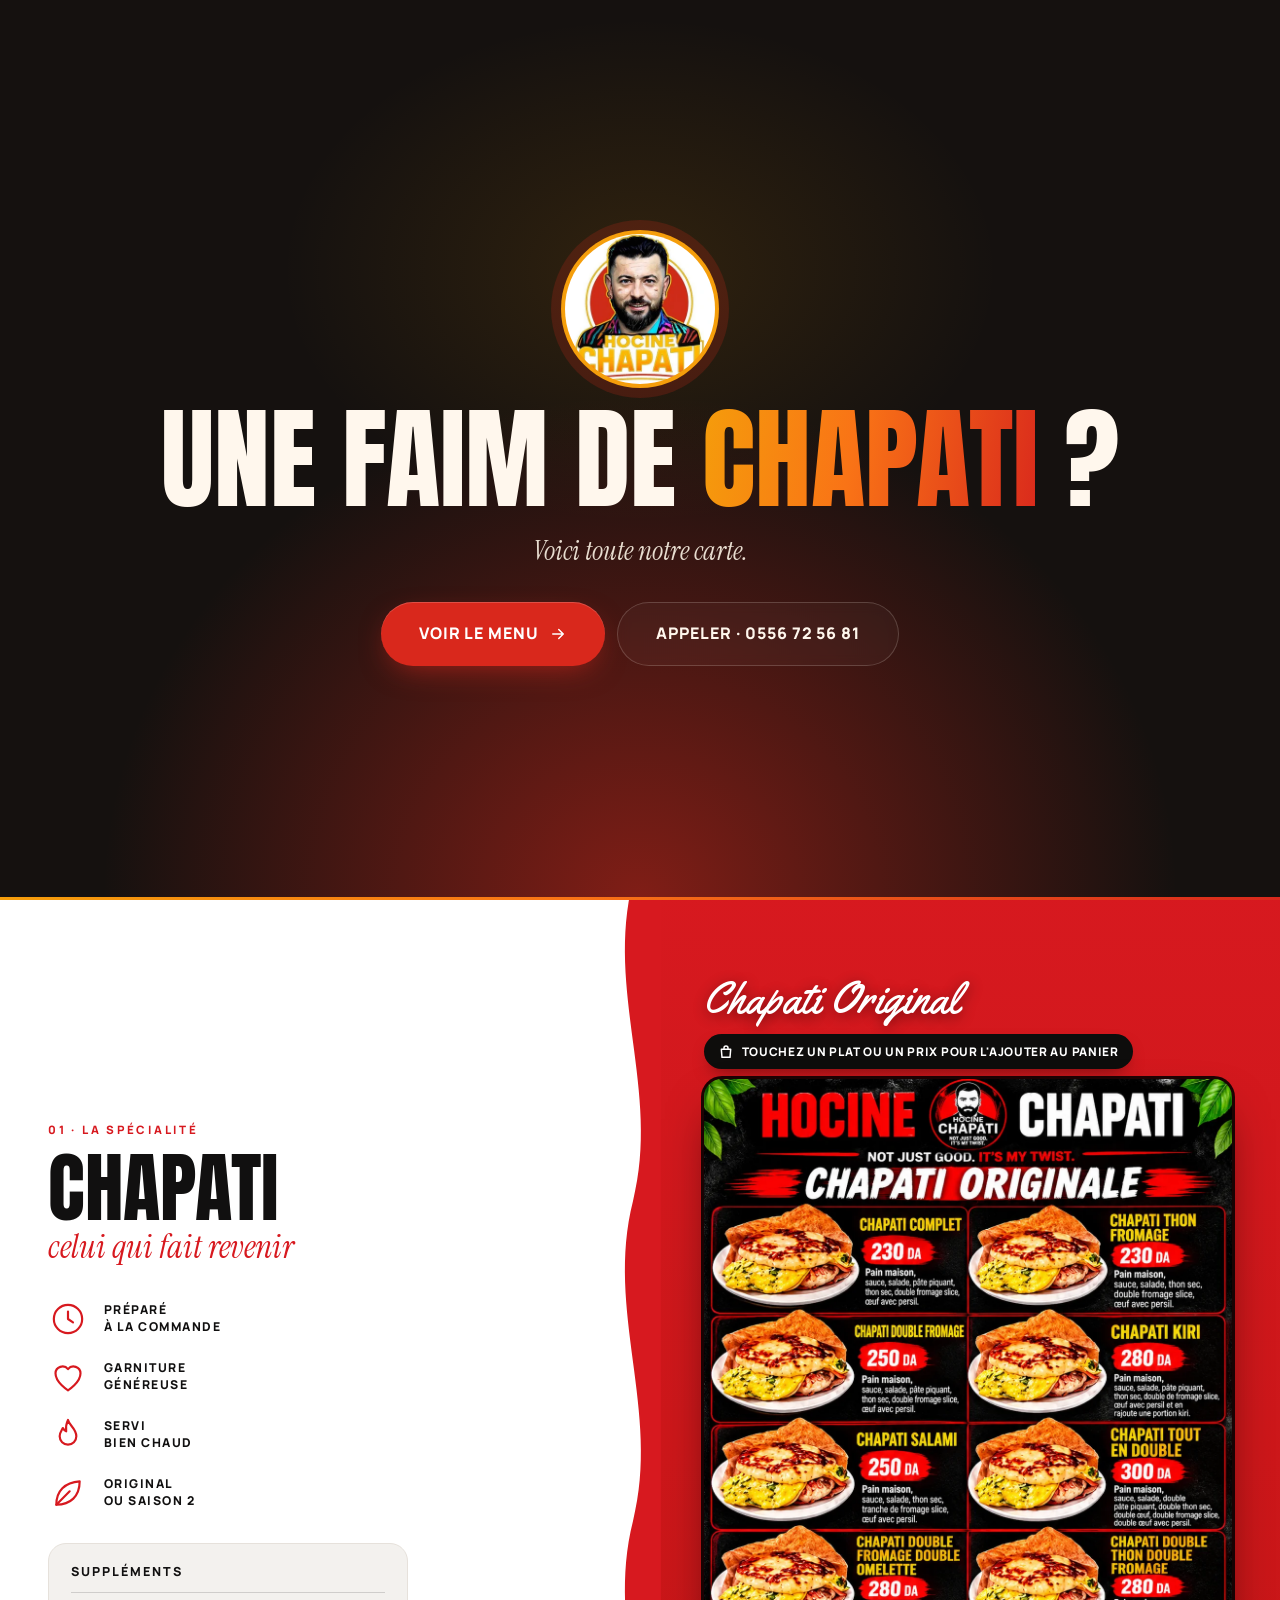
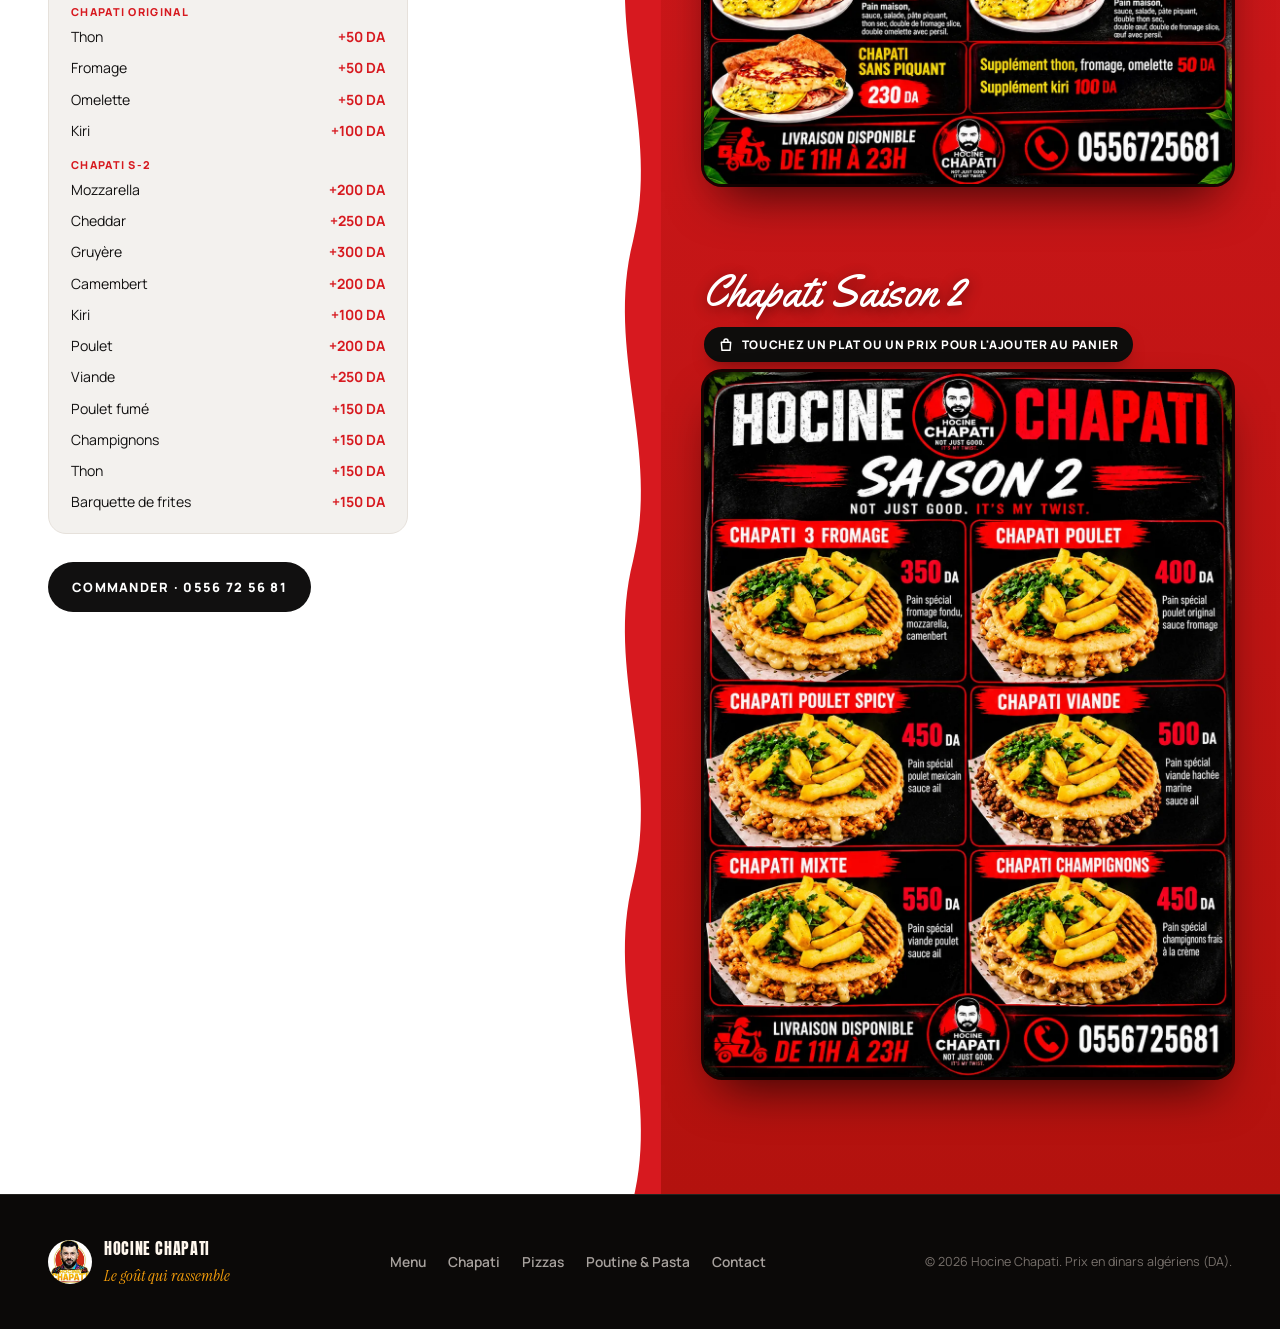
<file: menu.html>
<!doctype html>
<html lang="fr">
<head>
  <meta charset="utf-8">
  <meta name="viewport" content="width=device-width, initial-scale=1, viewport-fit=cover">
  <title>Menu Hocine Chapati Tizi Ouzou — Chapatis, Pizzas, Pita, Crêpes & Boissons</title>
  <meta name="description" content="La carte complète de Hocine Chapati à Tizi Ouzou : chapatis Original et S-2, pizzas Standard et Mega, Pizza Pocket, poutine &amp; pasta, pita &amp; gyros, salades, crêpes, kunafa, desserts et boissons, avec tous les prix en DA.">
  <meta name="theme-color" content="#0B0908">
  <link rel="canonical" href="https://www.hocinechapati.com/menu.html">

  <!-- Open Graph / réseaux -->
  <meta property="og:type" content="restaurant">
  <meta property="og:site_name" content="Hocine Chapati">
  <meta property="og:title" content="Hocine Chapati — Le vrai goût du Chapati">
  <meta property="og:description" content="Chapatis généreux, pizzas gourmandes, poutine, pita &amp; gyros et desserts préparés avec passion. Le goût qui rassemble.">
  <meta property="og:image" content="https://www.hocinechapati.com/assets/img/og-image.jpg">
  <meta property="og:locale" content="fr_DZ">
  <meta name="twitter:card" content="summary_large_image">

  <link rel="icon" type="image/png" href="assets/img/favicon.png">
  <link rel="apple-touch-icon" href="assets/img/apple-touch-icon.png">

  <link rel="preconnect" href="https://fonts.googleapis.com">
  <link rel="preconnect" href="https://fonts.gstatic.com" crossorigin>
  <link href="https://fonts.googleapis.com/css2?family=Anton&family=Yellowtail&family=Instrument+Serif:ital@0;1&family=Manrope:wght@400;500;600;700;800&display=swap" rel="stylesheet">
  <link rel="preload" as="image" href="assets/img/logo.webp" fetchpriority="high">
    <link rel="stylesheet" href="assets/css/styles.css?v=129">
  <script>document.documentElement.classList.add("js","has-gate")</script>

</head>
<body class="page-menu">
  <!-- ======================= ENTRÉE DU MENU =======================
       « Une faim de chapati ? » s'affiche avant la carte, puis s'ouvre vers le haut. -->
  <div class="gate" id="gate" role="dialog" aria-label="Entrée du menu">
    <div class="gate__inner">
      <img class="gate__logo" src="assets/img/logo.webp" alt="Logo Hocine Chapati" width="140" height="140">
      <p class="gate__title">Une faim de <em class="accent">chapati</em>&nbsp;?</p>
      <p class="gate__sub">Voici toute notre carte.</p>
      <div class="gate__ctas">
        <button class="btn btn--red btn--xl" id="gateEnter" type="button">Voir le menu
          <svg width="18" height="18" viewBox="0 0 24 24" fill="none" aria-hidden="true"><path d="M5 12h14m-6-6 6 6-6 6" stroke="currentColor" stroke-width="2" stroke-linecap="round" stroke-linejoin="round"/></svg>
        </button>
        <a class="btn btn--ghost btn--xl" href="tel:+213556725681" data-order>Appeler · 0556 72 56 81</a>
      </div>
    </div>
    <div class="gate__bar" aria-hidden="true"><span></span></div>
  </div>

  <a class="skip" href="#main">Aller au contenu</a>

  <!-- ============================ NAVBAR ============================ -->
  <header class="nav" id="nav">
    <div class="nav__inner">
      <a class="nav__brand" href="index.html#accueil" aria-label="Hocine Chapati — accueil">
        <span class="nav__logo"><img src="assets/img/logo.webp" alt="Logo Hocine Chapati" width="56" height="56"></span>
        <span class="nav__name">Hocine<br><b>Chapati</b></span>
      </a>
      <nav class="nav__links" aria-label="Navigation principale">
        <a href="index.html#accueil">Accueil</a>
        <a href="#menu">Menu</a>
        <a href="index.html#chapati">Chapati</a>
        <a href="index.html#pizzas">Pizzas</a>
        <a href="#bowls">Poutine &amp; Pasta</a>
        <a href="index.html#contact">Contact</a>
      </nav>
      <a class="btn nav__cta" href="tel:+213556725681" data-order><svg class="nav__cta-ico" viewBox="0 0 24 24" aria-hidden="true"><path d="M7 3v8M5 3v5a2 2 0 0 0 4 0V3M7 11v10"/><path d="M17 21V3c-2 1.5-3 4-3 7v3h3"/></svg>Commander<svg class="nav__cta-arr" viewBox="0 0 24 24" aria-hidden="true"><path d="M5 12h14m-6-6 6 6-6 6"/></svg></a>
      <button class="burger" id="burger" aria-label="Ouvrir le menu" aria-expanded="false" aria-controls="drawer">
        <span></span><span></span>
      </button>
    </div>
  </header>

  <!-- Menu mobile plein écran -->
  <div class="drawer" id="drawer" aria-hidden="true">
    <nav class="drawer__links" aria-label="Navigation mobile">
      <a href="index.html#accueil"><small>01</small>Accueil</a>
      <a href="#menu"><small>02</small>Menu</a>
      <a href="index.html#chapati"><small>03</small>Chapati</a>
      <a href="index.html#pizzas"><small>04</small>Pizzas</a>
      <a href="#bowls"><small>05</small>Poutine &amp; Pasta</a>
      <a href="index.html#contact"><small>06</small>Contact</a>
    </nav>
    <div class="drawer__foot">
      <a class="btn btn--red btn--lg" href="tel:+213556725681">Commander · 0556 72 56 81</a>
      <p>Sur place · À emporter · Livraison rapide</p>
    </div>
  </div>

  <main id="main">
    <!-- ========================== EN-TÊTE DU MENU ==========================
         Inspiré de la photo 55 : vert profond, bande diagonale, assiettes rondes, cartes en verre -->
    <section class="mhero" id="menu" data-nav="dark" aria-labelledby="menu-title">
      <span class="mhero__band" aria-hidden="true"></span>
      <div class="container mhero__grid">
        <div class="mhero__copy">
          <p class="mhero__script">Notre</p>
          <h1 class="mhero__title" id="menu-title">Menu</h1>
          <p class="mhero__sub">Chapatis, pizzas, poutine &amp; pasta, pita &amp; gyros, salades, crêpes, kunafa, desserts et boissons. Préparés à la commande, servis bien chauds.</p>
          <a class="mhero__order" href="tel:+213556725681" data-order>Commander</a>
        </div>
        <div class="mhero__plates" id="mheroPlates"><!-- rendu par main.js --></div>
      </div>
    </section>

    <!-- Onglets (collés sous la barre du haut) -->
    <div class="mtabs">
      <div class="container">
        <div class="tabs" role="tablist" aria-label="Catégories du menu">
          <button role="tab" class="tab is-active" aria-selected="true" data-cat="chapati">Chapati</button>
          <button role="tab" class="tab" aria-selected="false" data-cat="pizzas">Pizzas</button>
          <button role="tab" class="tab" aria-selected="false" data-cat="bowls">Poutine &amp; Pasta</button>
          <button role="tab" class="tab" aria-selected="false" data-cat="pita">Pita &amp; Gyros</button>
          <button role="tab" class="tab" aria-selected="false" data-cat="salades">Salades</button>
          <button role="tab" class="tab" aria-selected="false" data-cat="crepes">Crêpes</button>
          <button role="tab" class="tab" aria-selected="false" data-cat="desserts">Kunafa &amp; Desserts</button>
          <button role="tab" class="tab" aria-selected="false" data-cat="boissons">Boissons</button>
          <span class="tabs__ink" aria-hidden="true"></span>
        </div>
      </div>
    </div>

    <!-- Catégorie affichée — inspirée de la photo 44 : colonne crème + vague verte avec assiettes -->
    <section class="mcat" id="menuPanel" data-nav="light" role="tabpanel" aria-live="polite"><!-- rendu par main.js --></section>
  </main>

  <footer class="foot" data-nav="dark">
    <div class="container foot__inner">
      <div class="foot__brand">
        <img src="assets/img/logo.webp" alt="" width="44" height="44" loading="lazy">
        <div><b>Hocine Chapati</b><span>Le goût qui rassemble</span></div>
      </div>
      <nav class="foot__links" aria-label="Pied de page">
        <a href="#menu">Menu</a><a href="index.html#chapati">Chapati</a><a href="index.html#pizzas">Pizzas</a><a href="#bowls">Poutine &amp; Pasta</a><a href="index.html#contact">Contact</a>
      </nav>
      <p class="foot__copy">© <span id="year">2026</span> Hocine Chapati. Prix en dinars algériens (DA).</p>
    </div>
  </footer>

  <!-- Bouton rond « Menu » (téléphone) -->
  <a class="fab-menu" href="#menuPanel" aria-label="Aller à la carte">
    <svg viewBox="0 0 24 24" aria-hidden="true"><path d="M8 6h12M8 12h12M8 18h12M4 6h.01M4 12h.01M4 18h.01"/></svg>
    <span>Menu</span>
  </a>

  <script src="assets/js/menu-data.js?v=103" defer></script>
  <script src="assets/js/catalog.js?v=110" defer></script>
  <script src="assets/js/menu-cartes.js?v=104" defer></script>
  <script src="assets/js/main.js?v=129" defer></script>
  <script src="assets/js/gate.js?v=100" defer></script>
</body>
</html>
</file>
<file: assets/css/styles.css>
/* ==========================================================================
   HOCINE CHAPATI — Design system
   ========================================================================== */
:root {
  /* Couleurs */
  --ink-0: #0B0908;
  --ink-1: #15110F;
  --ink-2: #211916;
  --ink-3: #2E2420;
  --red: #D9281C;
  --red-hi: #EF3B2E;
  --orange: #F59E0B;
  --gold: #FBBF24;
  --cream: #FFF7ED;
  --cream-2: #F6E9D7;
  --white: #FFFFFF;
  --muted: #A8A29E;
  --muted-2: #78716C;
  --line: rgba(255, 247, 237, .1);
  --line-2: rgba(255, 247, 237, .18);
  --grad-fire: linear-gradient(100deg, #F59E0B 0%, #F97316 45%, #D9281C 100%);

  /* Typographie */
  --f-display: "Anton", "Impact", "Arial Narrow", sans-serif;
  --f-serif: "Instrument Serif", Georgia, serif;
  --f-body: "Manrope", system-ui, -apple-system, "Segoe UI", sans-serif;
  --t-h1: clamp(3.4rem, 7.6vw, 7.2rem);
  --t-h2: clamp(2.6rem, 6.2vw, 5.4rem);
  --t-h3: clamp(1.35rem, 2vw, 1.6rem);
  --t-lead: clamp(1.05rem, 1.4vw, 1.2rem);
  --t-body: 1rem;
  --t-cap: .72rem;

  /* Espace & formes */
  --gutter: clamp(16px, 4vw, 48px);
  --sec: clamp(88px, 12vw, 168px);
  --r-sm: 12px;
  --r-md: 20px;
  --r-lg: 32px;
  --ease: cubic-bezier(.22, 1, .36, 1);
  --ease-in: cubic-bezier(.65, 0, .35, 1);
  --nav-h: 84px;
}

*, *::before, *::after { box-sizing: border-box; }
html { scroll-behavior: smooth; scroll-padding-top: 72px; -webkit-text-size-adjust: 100%; }
body {
  margin: 0;
  background: var(--ink-0);
  color: var(--cream);
  font-family: var(--f-body);
  font-size: var(--t-body);
  line-height: 1.65;
  -webkit-font-smoothing: antialiased;
  overflow-x: hidden;
}
img { display: block; max-width: 100%; height: auto; }
a { color: inherit; text-decoration: none; }
button { font: inherit; color: inherit; background: none; border: 0; cursor: pointer; }
ul, ol, dl, dd, figure, h1, h2, h3, p { margin: 0; padding: 0; }
ul, ol { list-style: none; }
::selection { background: var(--red); color: var(--white); }
:focus-visible { outline: 2px solid var(--orange); outline-offset: 3px; border-radius: 6px; }

.skip { position: absolute; left: -999px; top: 8px; z-index: 999; background: var(--cream); color: var(--ink-0); padding: 10px 16px; border-radius: 8px; }
.skip:focus { left: 8px; }

.container { width: 100%; max-width: 1320px; margin: 0 auto; padding: 0 var(--gutter); }
.section { padding: var(--sec) 0; position: relative; }

/* Grain subtil global */
body::after {
  content: ""; position: fixed; inset: 0; pointer-events: none; z-index: 90; opacity: .05;
  background-image: url("data:image/svg+xml,%3Csvg xmlns='http://www.w3.org/2000/svg' width='160' height='160'%3E%3Cfilter id='n'%3E%3CfeTurbulence type='fractalNoise' baseFrequency='.9' numOctaves='2' stitchTiles='stitch'/%3E%3C/filter%3E%3Crect width='100%25' height='100%25' filter='url(%23n)'/%3E%3C/svg%3E");
}

/* ---------- Typo ---------- */
.h2 {
  font-family: var(--f-display); font-weight: 400; text-transform: uppercase;
  font-size: var(--t-h2); line-height: .92; letter-spacing: .005em;
}
.h3 { font-family: var(--f-display); font-weight: 400; text-transform: uppercase; font-size: var(--t-h3); letter-spacing: .02em; line-height: 1.1; }
.serif { font-family: var(--f-serif); font-style: italic; text-transform: none; font-weight: 400; letter-spacing: -.01em; color: var(--orange); }
.accent { font-style: normal; background: var(--grad-fire); -webkit-background-clip: text; background-clip: text; color: transparent; }
.lead { font-size: var(--t-lead); color: #E7DCCF; max-width: 54ch; }
.lead strong { color: var(--cream); }
.caption { font-size: var(--t-cap); text-transform: uppercase; letter-spacing: .2em; color: var(--muted); font-weight: 700; }
.eyebrow {
  display: inline-flex; align-items: center; gap: 10px;
  font-size: var(--t-cap); font-weight: 800; letter-spacing: .28em; text-transform: uppercase; color: var(--orange);
  margin-bottom: 22px;
}
.eyebrow .dot { width: 8px; height: 8px; border-radius: 50%; background: var(--red); box-shadow: 0 0 0 4px rgba(217, 40, 28, .22); }
.eyebrow--dark { color: var(--red); }

/* ---------- Boutons ---------- */
.btn {
  --bh: 48px;
  position: relative; display: inline-flex; align-items: center; justify-content: center; gap: 10px;
  height: var(--bh); padding: 0 24px; border-radius: 999px;
  font-weight: 800; font-size: .9rem; letter-spacing: .06em; text-transform: uppercase; white-space: nowrap;
  transition: transform .4s var(--ease), background-color .3s, color .3s, box-shadow .4s var(--ease), border-color .3s;
  isolation: isolate; overflow: hidden;
}
.btn svg { transition: transform .4s var(--ease); }
.btn:hover svg { transform: translateX(4px); }
.btn:active { transform: scale(.97); }
.btn--lg { --bh: 56px; padding: 0 30px; font-size: .92rem; }
.btn--xl { --bh: 64px; padding: 0 38px; font-size: 1rem; }
.btn--red { background: var(--red); color: var(--white); box-shadow: 0 10px 30px -10px rgba(217, 40, 28, .7), inset 0 1px 0 rgba(255,255,255,.18); }
.btn--red::before {
  content: ""; position: absolute; inset: 0; z-index: -1; background: var(--grad-fire);
  transform: translateY(101%); transition: transform .5s var(--ease);
}
.btn--red:hover { transform: translateY(-2px); box-shadow: 0 18px 40px -12px rgba(245, 120, 11, .7); }
.btn--red:hover::before { transform: translateY(0); }
.btn--ghost { border: 1.5px solid var(--line-2); color: var(--cream); background: rgba(255,247,237,.03); backdrop-filter: blur(6px); }
.btn--ghost:hover { border-color: var(--cream); background: var(--cream); color: var(--ink-0); transform: translateY(-2px); }
.btn.is-pressed { animation: press .5s var(--ease); }
@keyframes press { 30% { transform: scale(.94); } 100% { transform: scale(1); } }

/* ==========================================================================
   NAVBAR
   ========================================================================== */
.nav { position: fixed; inset: 0 0 auto; z-index: 80; transition: transform .5s var(--ease); }
.nav__inner {
  max-width: 1320px; margin: 0 auto; height: var(--nav-h); padding: 0 var(--gutter);
  display: flex; align-items: center; gap: 24px;
  transition: height .5s var(--ease);
}
.nav::before {
  content: ""; position: absolute; inset: 0; z-index: -1;
  background: rgba(11, 9, 8, .84); backdrop-filter: blur(16px) saturate(140%); -webkit-backdrop-filter: blur(16px) saturate(140%);
  border-bottom: 1px solid var(--line); opacity: 0; transition: opacity .4s;
}
.nav.is-scrolled::before { opacity: 1; }
.nav.is-scrolled { --nav-h: 66px; }
.nav__brand { display: flex; align-items: center; gap: 12px; margin-right: auto; }
.nav__logo {
  width: 52px; height: 52px; border-radius: 50%; overflow: hidden; background: var(--white); flex: none;
  box-shadow: 0 0 0 2px var(--orange), 0 6px 18px -6px rgba(245,158,11,.6);
  transition: width .5s var(--ease), height .5s var(--ease);
}
.nav.is-scrolled .nav__logo { width: 42px; height: 42px; }
.nav__logo img { width: 100%; height: 100%; object-fit: cover; }
.nav__name { font-family: var(--f-display); text-transform: uppercase; line-height: .95; font-size: .95rem; letter-spacing: .06em; color: var(--muted); }
.nav__name b { font-weight: 400; color: var(--cream); font-size: 1.15rem; }
.nav__links { display: flex; gap: 4px; }
.nav__links a {
  position: relative; padding: 8px 14px; font-size: .86rem; font-weight: 600; color: #D6CBBE; border-radius: 999px;
  transition: color .3s, background-color .3s;
}
.nav__links a:hover, .nav__links a.is-active { color: var(--white); background: rgba(255,247,237,.06); }
.nav__links a.is-active::after { content: ""; position: absolute; left: 50%; bottom: 2px; width: 4px; height: 4px; margin-left: -2px; border-radius: 50%; background: var(--red); }
.nav__cta { --bh: 44px; }

.burger { display: none; width: 46px; height: 46px; border-radius: 50%; border: 1px solid var(--line-2); position: relative; }
.burger span { position: absolute; left: 13px; right: 13px; height: 2px; background: var(--cream); border-radius: 2px; transition: transform .45s var(--ease), top .45s var(--ease); }
.burger span:nth-child(1) { top: 18px; }
.burger span:nth-child(2) { top: 26px; }
.menu-open .burger span:nth-child(1) { top: 22px; transform: rotate(45deg); }
.menu-open .burger span:nth-child(2) { top: 22px; transform: rotate(-45deg); }

.drawer {
  position: fixed; inset: 0; z-index: 70; background: var(--ink-0);
  display: flex; flex-direction: column; justify-content: space-between;
  padding: 110px var(--gutter) calc(32px + env(safe-area-inset-bottom));
  clip-path: circle(0% at calc(100% - 40px) 40px); visibility: hidden;
  transition: clip-path .7s var(--ease-in), visibility 0s .7s;
}
.drawer::before { content: ""; position: absolute; width: 520px; height: 520px; right: -200px; bottom: -160px; border-radius: 50%; background: radial-gradient(closest-side, rgba(217,40,28,.35), transparent); pointer-events: none; }
.menu-open .drawer { clip-path: circle(150% at calc(100% - 40px) 40px); visibility: visible; transition: clip-path .8s var(--ease-in), visibility 0s; }
.drawer__links { display: flex; flex-direction: column; }
.drawer__links a {
  font-family: var(--f-display); text-transform: uppercase; font-size: clamp(2.4rem, 11vw, 3.6rem); line-height: 1.12;
  display: flex; align-items: baseline; gap: 14px; border-bottom: 1px solid var(--line);
  opacity: 0; transform: translateY(24px); transition: opacity .5s, transform .6s var(--ease), color .3s;
}
.drawer__links a small { font-family: var(--f-body); font-size: .75rem; color: var(--orange); font-weight: 700; letter-spacing: .1em; }
.drawer__links a:active { color: var(--orange); }
.menu-open .drawer__links a { opacity: 1; transform: none; }
.menu-open .drawer__links a:nth-child(1) { transition-delay: .25s; }
.menu-open .drawer__links a:nth-child(2) { transition-delay: .3s; }
.menu-open .drawer__links a:nth-child(3) { transition-delay: .35s; }
.menu-open .drawer__links a:nth-child(4) { transition-delay: .4s; }
.menu-open .drawer__links a:nth-child(5) { transition-delay: .45s; }
.menu-open .drawer__links a:nth-child(6) { transition-delay: .5s; }
.drawer__foot { display: grid; gap: 14px; position: relative; }
.drawer__foot .btn { width: 100%; }
.drawer__foot p { text-align: center; font-size: .8rem; color: var(--muted); letter-spacing: .08em; }
.menu-open { overflow: hidden; }

/* ==========================================================================
   HERO
   ========================================================================== */
.hero { position: relative; min-height: 100svh; display: flex; align-items: center; padding: calc(var(--nav-h) + 40px) 0 90px; overflow: hidden; }
.hero__bg {
  position: absolute; inset: 0; z-index: -1;
  background:
    radial-gradient(60% 60% at 78% 45%, rgba(217, 40, 28, .32), transparent 70%),
    radial-gradient(40% 40% at 70% 70%, rgba(245, 158, 11, .16), transparent 70%),
    radial-gradient(50% 60% at 10% 10%, rgba(255, 247, 237, .04), transparent 70%),
    linear-gradient(180deg, var(--ink-0), var(--ink-1));
}
.hero__bg::after { /* lignes éditoriales */
  content: ""; position: absolute; inset: 0; opacity: .5;
  background-image: linear-gradient(90deg, var(--line) 1px, transparent 1px);
  background-size: calc((min(100vw, 1320px) - 2 * var(--gutter)) / 4) 100%;
  background-position: center;
  mask-image: linear-gradient(180deg, transparent, #000 30%, #000 70%, transparent);
}
.hero__grid { display: grid; grid-template-columns: 1.05fr .95fr; align-items: center; gap: clamp(24px, 4vw, 64px); }
.hero__title {
  font-family: var(--f-display); font-weight: 400; text-transform: uppercase;
  font-size: var(--t-h1); line-height: .88; letter-spacing: .002em; margin: -.22em 0 28px;
}
.hero__title .line { display: block; overflow: hidden; white-space: nowrap; padding: .24em 0 .08em; margin-bottom: -.08em; }
.hero__title .line > span { display: inline-block; }
.hero__sub { font-size: var(--t-lead); color: #E7DCCF; max-width: 30em; margin-bottom: 36px; }
.hero__ctas { display: flex; flex-wrap: wrap; gap: 12px; margin-bottom: 40px; }
.hero__services { display: flex; flex-wrap: wrap; gap: 8px 22px; font-size: .78rem; font-weight: 700; letter-spacing: .14em; text-transform: uppercase; color: var(--muted); }
.hero__services li { display: inline-flex; align-items: center; gap: 8px; }
.hero__services li::before { content: ""; width: 14px; height: 14px; border-radius: 50%; background: rgba(245,158,11,.15) url("data:image/svg+xml,%3Csvg xmlns='http://www.w3.org/2000/svg' viewBox='0 0 24 24' fill='none' stroke='%23F59E0B' stroke-width='3.5' stroke-linecap='round' stroke-linejoin='round'%3E%3Cpath d='m5 12 5 5 9-10'/%3E%3C/svg%3E") center/9px no-repeat; }

.hero__visual { position: relative; justify-self: end; width: min(100%, 560px); aspect-ratio: 4 / 5; }
.hero__halo {
  position: absolute; inset: 6% -6% 10% 4%; border-radius: 50%;
  background: radial-gradient(closest-side, rgba(217,40,28,.85), rgba(217,40,28,.25) 60%, transparent);
  filter: blur(30px); animation: breathe 6s ease-in-out infinite;
}
@keyframes breathe { 50% { transform: scale(1.06); opacity: .8; } }
.hero__frame {
  position: absolute; inset: 0; border-radius: 999px 999px var(--r-lg) var(--r-lg); overflow: hidden;
  box-shadow: 0 0 0 1px rgba(245,158,11,.35), 0 40px 80px -30px rgba(0,0,0,.9);
  will-change: transform;
}
.hero__frame::before { content: ""; position: absolute; inset: 10px; border-radius: inherit; border: 1px solid rgba(255,247,237,.22); z-index: 2; pointer-events: none; }
.hero__frame::after { content: ""; position: absolute; inset: 0; background: linear-gradient(180deg, transparent 55%, rgba(11,9,8,.55)); }
.hero__frame img { width: 100%; height: 100%; object-fit: cover; object-position: 50% 60%; transform: scale(1.08); }
.hero__tag {
  position: absolute; z-index: 3; display: flex; align-items: center; gap: 10px;
  background: rgba(21,17,15,.78); backdrop-filter: blur(12px); -webkit-backdrop-filter: blur(12px);
  border: 1px solid var(--line-2); border-radius: 16px; padding: 12px 16px; font-size: .8rem; font-weight: 700;
  box-shadow: 0 20px 40px -20px rgba(0,0,0,.8);
}
.hero__tag--price { left: -8%; bottom: 16%; flex-direction: column; align-items: flex-start; gap: 0; animation: float 7s ease-in-out infinite; }
.hero__tag--price span { font-size: .68rem; letter-spacing: .16em; text-transform: uppercase; color: var(--muted); }
.hero__tag--price strong { font-family: var(--f-display); font-weight: 400; font-size: 1.9rem; line-height: 1.1; color: var(--orange); }
.hero__tag--hot { right: -4%; top: 22%; animation: float 8s ease-in-out -3s infinite; }
.hero__tag--hot i { width: 9px; height: 9px; border-radius: 50%; background: var(--orange); box-shadow: 0 0 0 0 rgba(245,158,11,.7); animation: ping 2s infinite; }
@keyframes float { 50% { transform: translateY(-10px); } }
@keyframes ping { 70% { box-shadow: 0 0 0 10px rgba(245,158,11,0); } 100% { box-shadow: 0 0 0 0 rgba(245,158,11,0); } }
.hero__stamp { position: absolute; z-index: 3; right: -2%; bottom: -4%; width: 128px; height: 128px; }
.hero__stamp svg { position: absolute; inset: 0; animation: spin 22s linear infinite; }
.hero__stamp text { font: 800 9.4px var(--f-body); letter-spacing: 2.2px; fill: var(--cream); }
.hero__stamp img { position: absolute; inset: 28px; width: 72px; height: 72px; border-radius: 50%; background: var(--white); box-shadow: 0 0 0 3px var(--ink-0), 0 0 0 4px var(--orange); }
@keyframes spin { to { transform: rotate(360deg); } }
.hero__scroll { position: absolute; left: 50%; bottom: 22px; width: 26px; height: 42px; margin-left: -13px; border: 1.5px solid var(--line-2); border-radius: 20px; }
.hero__scroll span { position: absolute; left: 50%; top: 8px; width: 3px; height: 8px; margin-left: -1.5px; background: var(--orange); border-radius: 2px; animation: wheel 1.8s var(--ease) infinite; }
@keyframes wheel { 0% { opacity: 0; transform: translateY(0); } 30% { opacity: 1; } 100% { opacity: 0; transform: translateY(14px); } }

/* Intro du hero (séquencée via --i) */
.js .intro, .js .intro-line, .js .intro-img, .js .nav__brand, .js .hero__bg { opacity: 0; }
.js .intro { transform: translateY(24px); }
.js .intro-line { transform: translateY(105%); }
.js .intro-img { transform: translateY(30px) scale(.96); }
.js .nav__brand { transform: translateY(-12px); }
.is-loaded .hero__bg { opacity: 1; transition: opacity 1.2s ease; }
.is-loaded .nav__brand { opacity: 1; transform: none; transition: opacity .8s .25s, transform .9s var(--ease) .25s; }
.is-loaded .intro, .is-loaded .intro-line, .is-loaded .intro-img {
  opacity: 1; transform: none;
  transition: opacity .9s var(--ease), transform 1.1s var(--ease);
  transition-delay: calc(var(--i) * .11s);
}
.is-loaded .intro-img { transition-duration: 1.2s, 1.4s; }

/* Marquee */
.marquee { border-block: 1px solid var(--line); background: var(--ink-1); overflow: hidden; padding: 18px 0; }
.marquee__track { display: flex; width: max-content; gap: 36px; align-items: center; animation: marquee 32s linear infinite; }
.marquee span { font-family: var(--f-display); text-transform: uppercase; font-size: clamp(1.6rem, 3.4vw, 2.6rem); line-height: 1; letter-spacing: .02em; }
.marquee span.o { font-family: var(--f-serif); font-style: italic; text-transform: none; color: var(--orange); font-size: clamp(1.8rem, 3.6vw, 2.8rem); }
.marquee i { color: var(--red); font-style: normal; font-size: 1.1rem; }
@keyframes marquee { to { transform: translateX(-50%); } }

/* ==========================================================================
   NOTRE SPÉCIALITÉ
   ========================================================================== */
/* page 2 : fond bois (download.png du client), assombri pour la lisibilité */
.spec {
  background:
    linear-gradient(180deg, rgba(11,9,8,.92) 0%, rgba(11,9,8,.55) 14%, rgba(11,9,8,.6) 86%, rgba(11,9,8,.95) 100%),
    var(--ink-1);
}
.spec .s2, .spec .orig { background: rgba(11,9,8,.78); border-color: rgba(255,247,237,.14); backdrop-filter: blur(6px); -webkit-backdrop-filter: blur(6px); }
.spec__img { box-shadow: 0 40px 80px -30px rgba(0,0,0,.9), 0 0 0 1px rgba(245,158,11,.3); }
.spec__grid { display: grid; grid-template-columns: 1fr 1fr; gap: clamp(32px, 6vw, 96px); align-items: start; }
.spec__sticky { position: sticky; top: 100px; }
.spec__img { aspect-ratio: 4 / 5; border-radius: var(--r-lg); overflow: hidden; position: relative; }
.spec__img img { width: 100%; height: 100%; object-fit: cover; object-position: 50% 60%; }
.spec__img::after { content: ""; position: absolute; inset: 0; background: linear-gradient(180deg, transparent 60%, rgba(11,9,8,.7)); }
.spec__caption { display: flex; justify-content: space-between; align-items: end; gap: 20px; margin-top: 18px; }
.spec__caption p { font-family: var(--f-serif); font-style: italic; font-size: 1.35rem; line-height: 1.25; max-width: 22ch; text-align: right; color: #E7DCCF; }
.spec__content > * + * { margin-top: 28px; }
.spec__content .h2 { margin-top: 0; }
.badge { display: inline-block; vertical-align: middle; padding: 4px 10px 3px; margin-left: 6px; border-radius: 8px; background: var(--red); color: var(--white); font-size: .78em; line-height: 1; }
.badge--gold { background: var(--orange); color: var(--ink-0); }
.s2, .orig { border: 1px solid var(--line); border-radius: var(--r-md); padding: clamp(18px, 3vw, 28px); background: linear-gradient(180deg, rgba(255,247,237,.03), transparent); }
.s2__head { display: flex; align-items: baseline; justify-content: space-between; gap: 12px; padding-bottom: 14px; margin-bottom: 6px; border-bottom: 1px solid var(--line); }
.s2__list li {
  display: grid; grid-template-columns: 1fr auto; gap: 4px 16px; align-items: baseline;
  padding: 16px 0; border-bottom: 1px dashed var(--line);
}
.s2__list li:last-child { border-bottom: 0; padding-bottom: 0; }
.s2__list b { font-family: var(--f-display); font-weight: 400; text-transform: uppercase; font-size: clamp(1.4rem, 2.6vw, 1.9rem); letter-spacing: .02em; line-height: 1; }
.s2__list small { grid-column: 1; color: var(--muted); font-size: .88rem; }
.price { font-family: var(--f-display); font-weight: 400; color: var(--orange); font-size: 1.5rem; letter-spacing: .02em; white-space: nowrap; }
.price small { font-family: var(--f-body); font-size: .62em; font-weight: 800; margin-left: 3px; color: var(--orange); letter-spacing: .06em; }
.s2__list .price { grid-row: 1 / span 2; grid-column: 2; align-self: center; font-size: 1.7rem; }
.orig__list { display: grid; grid-template-columns: 1fr 1fr; gap: 0 28px; }
.orig__list li { display: flex; align-items: baseline; gap: 8px; padding: 11px 0; border-bottom: 1px dashed var(--line); font-size: .93rem; font-weight: 600; }
.orig__list li::after { content: ""; order: 1; flex: 1; border-bottom: 1px dotted rgba(255,247,237,.18); transform: translateY(-4px); }
.orig__list li .price { order: 2; font-size: 1.1rem; }
.supp { margin-top: 16px; font-size: .84rem; color: var(--muted); }
.supp b { color: var(--cream); font-weight: 700; }
.supp--dark { color: var(--muted-2); text-align: center; margin-top: 36px; }
.supp--dark b { color: var(--ink-0); }

/* ==========================================================================
   SECTION HEAD
   ========================================================================== */
.sec-head { display: flex; justify-content: space-between; align-items: end; gap: 32px; margin-bottom: clamp(40px, 6vw, 72px); flex-wrap: wrap; }
.sec-head__txt { max-width: 38ch; color: var(--muted); font-size: 1.02rem; }
.sec-head--center { flex-direction: column; align-items: center; text-align: center; }

/* ==========================================================================
   PIZZAS — direction "crème" (rupture visuelle)
   ========================================================================== */
.section--cream { background: var(--cream); color: var(--ink-0); }
.section--cream .h2 { color: var(--ink-0); }
.section--cream .serif { color: var(--red); }
.section--cream .sec-head__txt { color: #57534E; }
.section--cream .sec-head__txt b { color: var(--ink-0); }
.pizzas { border-radius: var(--r-lg) var(--r-lg) 0 0; margin-top: -1px; }
.pizzas::before { /* motif discret */
  content: ""; position: absolute; inset: 0; pointer-events: none; opacity: .5;
  background: radial-gradient(circle at 90% 0%, rgba(245,158,11,.18), transparent 40%), radial-gradient(circle at 0% 100%, rgba(217,40,28,.1), transparent 40%);
}
.pizza-grid { display: grid; grid-template-columns: repeat(3, 1fr); gap: clamp(14px, 2vw, 24px); position: relative; }
.pcard {
  position: relative; background: var(--white); border-radius: var(--r-md); overflow: hidden;
  box-shadow: 0 1px 0 rgba(11,9,8,.06), 0 20px 40px -30px rgba(11,9,8,.4);
  transition: transform .6s var(--ease), box-shadow .6s var(--ease);
  display: flex; flex-direction: column;
}
.pcard:hover { transform: translateY(-8px); box-shadow: 0 30px 60px -30px rgba(11,9,8,.5); }
.pcard__img { aspect-ratio: 4 / 3; overflow: hidden; position: relative; background: var(--cream-2); }
.pcard__img img { width: 100%; height: 100%; object-fit: cover; transition: transform 1s var(--ease); }
.pcard:hover .pcard__img img { transform: scale(1.07); }
.pcard__num { position: absolute; top: 14px; left: 14px; font-family: var(--f-display); font-size: .95rem; color: var(--white); background: rgba(11,9,8,.55); backdrop-filter: blur(6px); padding: 4px 10px; border-radius: 999px; }
.pcard__body { padding: 20px 22px 22px; display: flex; flex-direction: column; gap: 6px; flex: 1; }
.pcard__body h3 { font-family: var(--f-display); font-weight: 400; text-transform: uppercase; font-size: 1.5rem; line-height: 1.05; }
.pcard__body p { color: #57534E; font-size: .9rem; }
.sizes { display: grid; grid-auto-flow: column; grid-auto-columns: 1fr; gap: 6px; margin-top: auto; padding-top: 14px; }
.sizes span { display: flex; flex-direction: column; align-items: center; padding: 8px 4px; border-radius: 10px; background: var(--cream); font-size: .64rem; font-weight: 800; letter-spacing: .12em; text-transform: uppercase; color: #78716C; }
.sizes b { font-family: var(--f-display); font-weight: 400; font-size: 1.12rem; letter-spacing: .02em; color: var(--red); }
.pcard__btn {
  position: absolute; right: 16px; top: 16px; z-index: 2; --bh: 40px; padding: 0 16px; font-size: .74rem;
  opacity: 0; transform: translateY(-8px); transition: opacity .4s, transform .5s var(--ease), background-color .3s;
}
.pcard:hover .pcard__btn, .pcard:focus-within .pcard__btn { opacity: 1; transform: none; }
.pcard--feat { grid-column: span 2; grid-row: span 2; }
.pcard--feat .pcard__img { aspect-ratio: auto; flex: 1; min-height: 320px; }
.pcard--feat .pcard__body h3 { font-size: 2.2rem; }
.pcard--feat .sizes b { font-size: 1.5rem; }

/* ==========================================================================
   TACO BOWLS
   ========================================================================== */
.bowls { background: radial-gradient(70% 60% at 0% 50%, rgba(245,158,11,.1), transparent 70%), var(--ink-0); }
.bowls__grid { display: grid; grid-template-columns: 1fr 1fr; gap: clamp(40px, 6vw, 96px); align-items: center; }
.bowls__visual { position: relative; aspect-ratio: 1 / 1.05; }
.bowls__main { position: absolute; inset: 0 18% 12% 0; border-radius: 50%; overflow: hidden; box-shadow: 0 0 0 10px var(--ink-1), 0 0 0 11px rgba(245,158,11,.4), 0 50px 90px -40px rgba(0,0,0,.9); }
.bowls__main img, .bowls__side img { width: 100%; height: 100%; object-fit: cover; }
.bowls__side { position: absolute; right: 0; bottom: 0; width: 42%; aspect-ratio: 3 / 4; border-radius: var(--r-md); overflow: hidden; border: 6px solid var(--ink-0); box-shadow: 0 30px 60px -20px rgba(0,0,0,.8); }
.chip { position: absolute; z-index: 2; padding: 9px 16px; border-radius: 999px; font-size: .78rem; font-weight: 800; letter-spacing: .1em; text-transform: uppercase; box-shadow: 0 14px 30px -12px rgba(0,0,0,.8); animation: float 7s ease-in-out infinite; }
.chip--a { top: 6%; right: 12%; background: var(--orange); color: var(--ink-0); }
.chip--b { top: 56%; right: 26%; background: var(--red); color: var(--white); animation-delay: -2s; }
.chip--c { bottom: 2%; left: 8%; background: var(--cream); color: var(--ink-0); animation-delay: -4s; }
.bowls__content > * + * { margin-top: 28px; }
.steps { display: grid; grid-template-columns: repeat(3, 1fr); gap: 10px; }
.steps li { border: 1px solid var(--line); border-radius: var(--r-sm); padding: 14px; display: flex; flex-direction: column; gap: 10px; background: rgba(255,247,237,.02); transition: border-color .3s, background-color .3s; }
.steps li:hover { border-color: rgba(245,158,11,.5); background: rgba(245,158,11,.05); }
.steps span { font-family: var(--f-display); color: var(--orange); font-size: 1.1rem; }
.steps b { display: block; font-size: .92rem; }
.steps small { color: var(--muted); font-size: .8rem; }
.bowl-table { border: 1px solid var(--line); border-radius: var(--r-md); overflow: hidden; }
.bowl-table__row { display: grid; grid-template-columns: 1.6fr repeat(3, 1fr); align-items: center; padding: 13px 20px; border-top: 1px solid var(--line); transition: background-color .3s; }
.bowl-table__row:hover { background: rgba(255,247,237,.03); }
.bowl-table__row--head { border-top: 0; background: var(--ink-2); font-size: .7rem; font-weight: 800; letter-spacing: .2em; text-transform: uppercase; color: var(--muted); }
.bowl-table__row--head span:not(:first-child), .bowl-table__row .price { text-align: center; }
.bowl-table__row .price { font-size: 1.15rem; }
.bowl-table__name { font-weight: 700; font-size: .95rem; }
.bowl-table__name small { display: block; color: var(--muted); font-weight: 600; font-size: .74rem; letter-spacing: .08em; text-transform: uppercase; }

/* ==========================================================================
   MENU INTERACTIF
   ========================================================================== */
.menu { background: var(--ink-1); border-block: 1px solid var(--line); }
.tabs {
  position: relative; display: flex; gap: 4px; padding: 6px; margin: 0 auto 48px; width: max-content; max-width: 100%;
  border: 1px solid var(--line); border-radius: 999px; background: var(--ink-0); overflow-x: auto; scrollbar-width: none;
}
.tabs::-webkit-scrollbar { display: none; }
.tab { position: relative; z-index: 1; padding: 12px 22px; border-radius: 999px; font-size: .82rem; font-weight: 800; letter-spacing: .12em; text-transform: uppercase; color: var(--muted); white-space: nowrap; transition: color .35s; }
.tab.is-active { color: var(--white); }
.tab:hover:not(.is-active) { color: var(--cream); }
.tabs__ink { position: absolute; z-index: 0; top: 6px; bottom: 6px; left: 0; width: 0; border-radius: 999px; background: var(--red); box-shadow: 0 8px 24px -8px rgba(217,40,28,.8); transition: transform .55s var(--ease), width .55s var(--ease); }
.menu__panel { display: grid; grid-template-columns: repeat(auto-fill, minmax(260px, 1fr)); gap: 16px; min-height: 420px; align-content: start; }
.mitem {
  display: grid; grid-template-columns: 96px 1fr; gap: 16px; align-items: center;
  padding: 12px; border-radius: var(--r-md); background: var(--ink-0); border: 1px solid var(--line);
  transition: border-color .35s, transform .5s var(--ease), background-color .35s;
  animation: itemIn .6s var(--ease) both; animation-delay: calc(var(--k) * 40ms);
}
.mitem:hover { border-color: rgba(245,158,11,.45); transform: translateY(-3px); background: #120E0C; }
@keyframes itemIn { from { opacity: 0; transform: translateY(16px) scale(.98); } }
.mitem__img { width: 96px; height: 96px; border-radius: 14px; overflow: hidden; background: var(--ink-2); }
.mitem__img img { width: 100%; height: 100%; object-fit: cover; transition: transform .8s var(--ease); }
.mitem:hover .mitem__img img { transform: scale(1.1); }
.mitem h3 { font-size: .98rem; font-weight: 800; line-height: 1.25; }
.mitem p { font-size: .82rem; color: var(--muted); line-height: 1.4; margin-top: 2px; }
.mitem__foot { display: flex; align-items: center; justify-content: space-between; gap: 8px; margin-top: 10px; }
.mitem .price { font-size: 1.2rem; }
.price em { font-family: var(--f-body); font-style: normal; font-size: .62rem; color: var(--muted); letter-spacing: .1em; text-transform: uppercase; margin-right: 4px; }
.mini-btn { font-size: .68rem; font-weight: 800; letter-spacing: .14em; text-transform: uppercase; padding: 8px 12px; border-radius: 999px; border: 1px solid var(--line-2); transition: background-color .3s, border-color .3s, color .3s; }
.mini-btn:hover { background: var(--red); border-color: var(--red); color: var(--white); }
.menu__group { grid-column: 1 / -1; display: flex; align-items: center; gap: 14px; margin-top: 18px; font-family: var(--f-display); text-transform: uppercase; font-size: 1.35rem; letter-spacing: .03em; animation: itemIn .6s var(--ease) both; }
.menu__group:first-child { margin-top: 0; }
.menu__group::after { content: ""; flex: 1; height: 1px; background: var(--line); }
.menu__group small { font-family: var(--f-body); font-size: .7rem; letter-spacing: .16em; color: var(--muted); }
.menu__note { grid-column: 1 / -1; font-size: .84rem; color: var(--muted); padding: 14px 18px; border-radius: var(--r-sm); background: rgba(255,247,237,.03); border: 1px dashed var(--line-2); animation: itemIn .6s var(--ease) both; }
.menu__note b { color: var(--cream); }
.drink { display: flex; justify-content: space-between; align-items: baseline; gap: 10px; padding: 14px 18px; border-radius: var(--r-sm); background: var(--ink-0); border: 1px solid var(--line); font-weight: 700; font-size: .92rem; animation: itemIn .6s var(--ease) both; animation-delay: calc(var(--k) * 30ms); }
.drink .price { font-size: 1.1rem; }

/* ==========================================================================
   INCONTOURNABLES — mise en page éditoriale
   ========================================================================== */
.musts__grid { display: grid; grid-template-columns: 1.35fr 1fr; grid-template-rows: auto auto; gap: clamp(14px, 2vw, 22px); }
.must { position: relative; border-radius: var(--r-lg); overflow: hidden; min-height: 300px; display: flex; align-items: flex-end; isolation: isolate; }
.must > img { position: absolute; inset: 0; width: 100%; height: 100%; object-fit: cover; z-index: -2; transition: transform 1.2s var(--ease); }
.must::before { content: ""; position: absolute; inset: 0; z-index: -1; background: linear-gradient(180deg, rgba(11,9,8,0) 20%, rgba(11,9,8,.55) 50%, rgba(11,9,8,.95)); }
.must:hover > img { transform: scale(1.05); }
.must__body { padding: clamp(20px, 3vw, 36px); width: 100%; display: flex; justify-content: space-between; align-items: flex-end; gap: 16px; flex-wrap: wrap; }
.must__kicker { font-size: .7rem; font-weight: 800; letter-spacing: .22em; text-transform: uppercase; color: var(--orange); }
.must h3 { font-family: var(--f-display); font-weight: 400; text-transform: uppercase; font-size: clamp(1.6rem, 3vw, 2.2rem); line-height: 1; margin: 6px 0 4px; }
.must p { color: #D6CBBE; font-size: .9rem; max-width: 36ch; }
.must .price { font-size: 2rem; }
.must--main { grid-row: span 2; min-height: 560px; }
.must--main h3 { font-size: clamp(2.4rem, 5vw, 4rem); }
.must--main .price { font-size: 2.8rem; }
.must__side { display: grid; grid-template-rows: 1fr 1fr; gap: inherit; }
.must__pair { display: grid; grid-template-columns: 1fr 1fr; gap: clamp(14px, 2vw, 22px); }
.must__pair .must { min-height: 300px; }

/* ==========================================================================
   EXPÉRIENCE
   ========================================================================== */
.exp { background: var(--ink-0); }
.exp__title { font-family: var(--f-display); font-weight: 400; text-transform: uppercase; font-size: var(--t-h2); line-height: .92; margin-bottom: clamp(48px, 7vw, 88px); }
.exp__grid { display: grid; grid-template-columns: repeat(4, 1fr); border-top: 1px solid var(--line); }
.exp__item { padding: 32px 28px 8px 0; position: relative; }
.exp__item + .exp__item { padding-left: 28px; border-left: 1px solid var(--line); }
.exp__n { font-family: var(--f-serif); font-style: italic; font-size: 3.4rem; line-height: 1; color: var(--red); display: block; margin-bottom: 18px; }
.exp__item h3 { font-family: var(--f-display); font-weight: 400; text-transform: uppercase; font-size: 1.45rem; line-height: 1.05; margin-bottom: 12px; }
.exp__item p { color: var(--muted); font-size: .92rem; }
.exp__services { display: flex; flex-wrap: wrap; gap: 12px; margin-top: 56px; }
.exp__services li { display: inline-flex; align-items: center; gap: 10px; padding: 12px 20px; border-radius: 999px; border: 1px solid var(--line-2); font-weight: 700; font-size: .88rem; }
.exp__services svg { width: 20px; height: 20px; fill: none; stroke: var(--orange); stroke-width: 1.8; stroke-linecap: round; stroke-linejoin: round; }

/* ==========================================================================
   GALERIE
   ========================================================================== */
.gallery { background: var(--ink-1); }
.gal { display: grid; grid-template-columns: repeat(4, 1fr); grid-auto-rows: clamp(150px, 17vw, 230px); gap: clamp(10px, 1.4vw, 18px); grid-auto-flow: dense; }
.gal__item { position: relative; border-radius: var(--r-md); overflow: hidden; background: var(--ink-2); }
.gal__item img { width: 100%; height: 100%; object-fit: cover; transition: transform 1.2s var(--ease), filter .6s; }
.gal__item:hover img { transform: scale(1.06); }
.gal__item--xl { grid-column: span 2; grid-row: span 2; }
.gal__item--tall { grid-row: span 2; }
.gal__item--wide { grid-column: span 2; }
.gal__item figcaption { position: absolute; left: 12px; bottom: 12px; padding: 6px 12px; border-radius: 999px; background: rgba(11,9,8,.7); backdrop-filter: blur(8px); font-size: .72rem; font-weight: 800; letter-spacing: .12em; text-transform: uppercase; }

/* ==========================================================================
   RETROUVEZ-NOUS
   ========================================================================== */
.find { background: var(--ink-0); }
.find__grid { display: grid; grid-template-columns: 1fr 1fr; gap: clamp(40px, 6vw, 96px); align-items: stretch; }
.find__list { margin-top: 40px; border-top: 1px solid var(--line); }
.find__list > div { display: grid; grid-template-columns: 130px 1fr; gap: 16px; padding: 18px 0; border-bottom: 1px solid var(--line); align-items: center; }
.find__list dt { font-size: var(--t-cap); font-weight: 800; letter-spacing: .2em; text-transform: uppercase; color: var(--muted); }
.find__list dd { font-weight: 600; }
.find__phone { font-family: var(--f-display); font-size: clamp(1.6rem, 3vw, 2.2rem); color: var(--orange); letter-spacing: .03em; transition: color .3s; }
.find__phone:hover { color: var(--cream); }
.ph { display: inline-block; padding: 3px 10px; border-radius: 6px; border: 1px dashed var(--orange); color: var(--orange); font-size: .8rem; font-weight: 800; letter-spacing: .08em; background: rgba(245,158,11,.06); }
.socials { display: flex; gap: 10px; }
.socials a { width: 44px; height: 44px; border-radius: 50%; border: 1px solid var(--line-2); display: grid; place-items: center; transition: background-color .3s, border-color .3s, transform .4s var(--ease); }
.socials a:hover { background: var(--red); border-color: var(--red); transform: translateY(-3px); }
.socials svg { width: 19px; height: 19px; fill: none; stroke: currentColor; stroke-width: 1.8; stroke-linecap: round; stroke-linejoin: round; }
.find__ctas { display: flex; flex-wrap: wrap; gap: 12px; margin-top: 36px; }
.find__map { border-radius: var(--r-lg); overflow: hidden; min-height: 440px; border: 1px solid var(--line); }
.find__map iframe { width: 100%; height: 100%; border: 0; filter: grayscale(.4) contrast(1.1); }
.map-ph { position: relative; height: 100%; min-height: 440px; background: radial-gradient(60% 60% at 50% 45%, rgba(217,40,28,.22), transparent 70%), var(--ink-1); display: grid; place-items: center; }
.map-ph__grid { position: absolute; inset: 0; opacity: .6; background-image: linear-gradient(var(--line) 1px, transparent 1px), linear-gradient(90deg, var(--line) 1px, transparent 1px); background-size: 44px 44px; mask-image: radial-gradient(circle at 50% 45%, #000, transparent 75%); }
.map-ph__pin { position: relative; width: 84px; height: 84px; border-radius: 50%; background: var(--white); box-shadow: 0 0 0 4px var(--red), 0 0 0 14px rgba(217,40,28,.18), 0 0 0 30px rgba(217,40,28,.08); animation: float 5s ease-in-out infinite; overflow: hidden; }
.map-ph__pin img { width: 100%; height: 100%; }
.map-ph__label { position: absolute; bottom: 22px; left: 0; right: 0; text-align: center; font-size: .8rem; color: var(--muted); font-weight: 600; }

/* CTA final */
.final { position: relative; overflow: hidden; padding: clamp(80px, 11vw, 150px) 0; background: radial-gradient(60% 90% at 50% 100%, rgba(217,40,28,.45), transparent 70%), var(--ink-1); border-top: 1px solid var(--line); text-align: center; }
.final__inner { display: flex; flex-direction: column; align-items: center; gap: 30px; }
.final__logo { width: 120px; height: 120px; border-radius: 50%; background: var(--white); box-shadow: 0 0 0 3px var(--orange); }
.final__title { font-family: var(--f-display); font-weight: 400; text-transform: uppercase; font-size: clamp(2.8rem, 8vw, 6.4rem); line-height: .95; }

/* Footer */
.foot { padding: 40px 0 calc(40px + env(safe-area-inset-bottom)); background: var(--ink-0); border-top: 1px solid var(--line); }
.foot__inner { display: flex; align-items: center; justify-content: space-between; gap: 24px; flex-wrap: wrap; }
.foot__brand { display: flex; align-items: center; gap: 12px; }
.foot__brand img { border-radius: 50%; background: var(--white); }
.foot__brand b { display: block; font-family: var(--f-display); font-weight: 400; text-transform: uppercase; letter-spacing: .04em; }
.foot__brand span { font-family: var(--f-serif); font-style: italic; color: var(--orange); }
.foot__links { display: flex; flex-wrap: wrap; gap: 6px 22px; font-size: .86rem; font-weight: 600; color: var(--muted); }
.foot__links a:hover { color: var(--cream); }
.foot__copy { font-size: .78rem; color: var(--muted-2); }

/* Barre mobile */
.mbar { display: none; }

/* ==========================================================================
   SCROLL REVEALS
   ========================================================================== */
.js .reveal { opacity: 0; transform: translateY(32px); transition: opacity .9s var(--ease), transform 1.1s var(--ease); }
.js .reveal.is-in { opacity: 1; transform: none; }
.js .reveal-img { clip-path: inset(12% 6% 12% 6% round var(--r-lg)); opacity: .3; transition: clip-path 1.3s var(--ease), opacity 1s var(--ease); }
.js .reveal-img img { transform: scale(1.15); transition: transform 1.6s var(--ease); }
.js .reveal-img.is-in { clip-path: inset(0 0 0 0 round var(--r-lg)); opacity: 1; }
.js .reveal-img.is-in img { transform: scale(1); }
.js .gal__item.reveal-img, .js .gal__item.reveal-img.is-in { --r-lg: var(--r-md); }
.js .bowls__main.reveal-img { clip-path: circle(30% at 50% 50%); }
.js .bowls__main.reveal-img.is-in { clip-path: circle(71% at 50% 50%); }
.js .pizza-grid .pcard { opacity: 0; transform: translateY(40px); transition: opacity .8s var(--ease), transform 1s var(--ease), box-shadow .6s var(--ease); }
.js .pizza-grid .pcard.is-in { opacity: 1; transform: none; }
.js .pizza-grid .pcard.is-in:hover { transform: translateY(-8px); }

/* ==========================================================================
   RESPONSIVE
   ========================================================================== */
@media (max-width: 1100px) {
  .nav__links a { padding: 8px 10px; font-size: .82rem; }
  .exp__grid { grid-template-columns: 1fr 1fr; }
  .exp__item:nth-child(3) { padding-left: 0; border-left: 0; }
  .exp__item:nth-child(n+3) { border-top: 1px solid var(--line); margin-top: 24px; }
}

@media (max-width: 960px) {
  :root { --nav-h: 70px; }
  .nav__links, .nav__cta { display: none; }
  .burger { display: block; }
  .nav__inner { position: relative; z-index: 81; }
  .menu-open .nav::before { opacity: 0; }

  .hero { padding-top: calc(var(--nav-h) + 24px); padding-bottom: 72px; min-height: auto; }
  .hero__grid { grid-template-columns: 1fr; gap: 36px; }
  .hero__visual { justify-self: center; width: min(78%, 400px); aspect-ratio: 1 / 1; max-height: 44svh; order: -1; margin-top: 4px; }
  .hero__tag--price { left: -6%; }
  .hero__tag--hot { right: -6%; }
  .hero__copy { text-align: left; }
  .hero__scroll { display: none; }

  .spec__grid, .bowls__grid, .find__grid { grid-template-columns: 1fr; }
  .spec__sticky { position: static; }
  .spec__img { aspect-ratio: 4 / 4.4; }
  .pizza-grid { grid-template-columns: 1fr 1fr; }
  .pcard--feat { grid-column: span 2; grid-row: auto; }
  .pcard--feat .pcard__img { aspect-ratio: 16 / 10; min-height: 0; flex: none; }
  .bowls__visual { max-width: 560px; width: 100%; margin: 0 auto; }
  .musts__grid { grid-template-columns: 1fr; }
  .must--main { min-height: 480px; grid-row: auto; }
  .gal { grid-template-columns: repeat(2, 1fr); grid-auto-rows: 42vw; }
  .gal__item--tall { grid-row: span 1; }
  .find__map, .map-ph { min-height: 320px; }

  .mbar {
    display: grid; grid-template-columns: auto 1fr; gap: 8px; position: fixed; z-index: 60;
    left: 12px; right: 12px; bottom: calc(12px + env(safe-area-inset-bottom));
    padding: 6px; border-radius: 999px; background: rgba(21,17,15,.82); backdrop-filter: blur(16px); -webkit-backdrop-filter: blur(16px);
    border: 1px solid var(--line-2); box-shadow: 0 20px 40px -12px rgba(0,0,0,.8);
    transform: translateY(140%); transition: transform .6s var(--ease);
  }
  .mbar.is-on { transform: none; }
  .menu-open .mbar { transform: translateY(140%); }
  .mbar a { height: 50px; display: flex; align-items: center; justify-content: center; gap: 8px; border-radius: 999px; font-weight: 800; font-size: .86rem; letter-spacing: .1em; text-transform: uppercase; }
  .mbar__menu { padding: 0 22px; color: var(--cream); }
  .mbar__order { background: var(--red); color: var(--white); }
  .mbar svg { width: 18px; height: 18px; fill: none; stroke: currentColor; stroke-width: 2; stroke-linejoin: round; }
  .foot { padding-bottom: calc(110px + env(safe-area-inset-bottom)); }
}

@media (max-width: 600px) {
  :root { --t-h1: clamp(3rem, 15.5vw, 4.6rem); }
  .nav__name { display: none; }
  .hero__ctas .btn { flex: 1 1 100%; }
  .hero__visual { width: 84%; }
  .hero__tag { padding: 9px 12px; }
  .hero__tag--price strong { font-size: 1.5rem; }
  .hero__tag--hot { font-size: .7rem; top: 12%; }
  .hero__stamp { width: 96px; height: 96px; right: -8%; }
  .hero__stamp svg text { font-size: 9.4px; }
  .hero__stamp img { inset: 21px; width: 54px; height: 54px; }
  .orig__list { grid-template-columns: 1fr; }
  .pizza-grid { grid-template-columns: 1fr; }
  .pcard--feat { grid-column: auto; }
  .pcard--feat .pcard__body h3 { font-size: 1.8rem; }
  .pcard__btn { opacity: 1; transform: none; }
  .steps { grid-template-columns: 1fr; }
  .steps li { flex-direction: row; align-items: center; }
  .bowl-table__row { padding: 12px 14px; grid-template-columns: 1.5fr repeat(3, 1fr); }
  .bowl-table__row .price { font-size: 1rem; }
  .tabs { width: calc(100% + 2 * var(--gutter)); max-width: none; margin-inline: calc(var(--gutter) * -1); margin-bottom: 32px; border-radius: 0; border-inline: 0; padding-inline: var(--gutter); }
  .spec__caption { flex-direction: column; align-items: flex-start; gap: 8px; }
  .spec__caption p { text-align: left; max-width: none; }
  .hero__sub { margin-bottom: 28px; }
  .hero__ctas { margin-bottom: 28px; }
  .menu__panel { grid-template-columns: 1fr; }
  .mitem { grid-template-columns: 84px 1fr; }
  .mitem__img { width: 84px; height: 84px; }
  .must__pair { grid-template-columns: 1fr; }
  .must { min-height: 260px; }
  .must--main { min-height: 420px; }
  .exp__grid { grid-template-columns: 1fr; }
  .exp__item, .exp__item + .exp__item { padding: 28px 0 4px; border-left: 0; margin-top: 0; }
  .exp__item + .exp__item { border-top: 1px solid var(--line); }
  .gal { grid-auto-rows: 44vw; }
  .gal__item--xl { grid-column: span 2; grid-row: span 1; }
  .find__list > div { grid-template-columns: 1fr; gap: 4px; }
  .find__ctas .btn { flex: 1 1 100%; }
}

/* Mouvement réduit : on coupe tout ce qui bouge en continu */
@media (prefers-reduced-motion: reduce) {
  html { scroll-behavior: auto; }
  *, *::before, *::after { animation-duration: .01ms !important; animation-iteration-count: 1 !important; transition-duration: .01ms !important; transition-delay: 0s !important; }
  .marquee__track { animation: none; }
}

/* ==========================================================================
   INTRO « LAMPE TORCHE »
   ========================================================================== */
.torch { display: none; }
.has-intro body { overflow: hidden; }
.has-intro .torch {
  --x: 50%; --y: 45%; --r: 170px;
  display: block; position: fixed; inset: 0; z-index: 200; background: #000; overflow: hidden; cursor: none;
  transition: opacity 1s var(--ease), transform 1.2s var(--ease), visibility 0s 1.2s;
}
/* logo centré, taille fixe, sans zoom */
.torch__img {
  position: absolute; left: 50%; top: 50%; width: min(66vmin, 500px); aspect-ratio: 1; transform: translate(-50%, -50%);
  border-radius: 50%; background: #fff; display: grid; place-items: center; overflow: hidden;
  box-shadow: 0 0 0 6px var(--orange), 0 0 0 14px rgba(217,40,28,.5);
}
.torch__img img { width: 88%; height: 88%; }
/* le noir, percé d'un cercle de lumière qui suit la souris */
.torch__dark {
  position: absolute; inset: 0; background: #000;
  -webkit-mask-image: radial-gradient(circle var(--r) at var(--x) var(--y), transparent 0, transparent 35%, rgba(0,0,0,.6) 70%, #000 100%);
          mask-image: radial-gradient(circle var(--r) at var(--x) var(--y), transparent 0, transparent 35%, rgba(0,0,0,.6) 70%, #000 100%);
}
/* halo chaud de la lampe */
.torch__glow {
  position: absolute; inset: 0; pointer-events: none; mix-blend-mode: screen;
  background: radial-gradient(circle calc(var(--r) * .9) at var(--x) var(--y), rgba(255,190,110,.22), transparent 70%);
}
.torch__hint {
  position: absolute; left: 50%; bottom: 13%; transform: translateX(-50%);
  display: flex; align-items: center; gap: 12px; white-space: nowrap;
  font-size: .78rem; font-weight: 800; letter-spacing: .26em; text-transform: uppercase; color: rgba(255,247,237,.75);
  transition: opacity .6s;
}
.torch__cursor { width: 22px; height: 22px; border-radius: 50%; border: 2px solid var(--orange); box-shadow: 0 0 18px var(--orange); animation: ping 1.8s infinite; }
.torch.is-touched .torch__hint, .torch.is-opening .torch__hint { opacity: 0; }
.torch__skip {
  position: absolute; right: max(16px, 3vw); bottom: max(20px, 4vh); z-index: 2; cursor: pointer;
  display: inline-flex; align-items: center; gap: 8px; height: 44px; padding: 0 20px; border-radius: 999px;
  border: 1px solid rgba(255,247,237,.3); background: rgba(0,0,0,.4); backdrop-filter: blur(8px);
  color: var(--cream); font-weight: 800; font-size: .78rem; letter-spacing: .16em; text-transform: uppercase;
  transition: background-color .3s, border-color .3s;
}
.torch__skip:hover { background: var(--red); border-color: var(--red); }
.torch__bar { position: absolute; left: 0; right: 0; bottom: 0; height: 3px; background: rgba(255,247,237,.08); }
.torch__bar span { display: block; height: 100%; width: 100%; background: var(--grad-fire); transform: scaleX(0); transform-origin: left; }
.torch.is-on .torch__bar span { transform: scaleX(1); transition: transform 8s linear; }
.torch.is-done { opacity: 0; transform: scale(1.06); visibility: hidden; pointer-events: none; }
@media (pointer: coarse) { .torch__hint-txt { font-size: 0; } .torch__hint-txt::after { content: "Glissez le doigt pour éclairer"; font-size: .72rem; } }

/* ==========================================================================
   HERO — photo plein écran (photo page 1)
   ========================================================================== */
.hero__photo { position: absolute; inset: 0; z-index: -1; margin: 0; }
.hero__photo img { width: 100%; height: 100%; object-fit: cover; object-position: 60% 50%; }
.hero__photo::after { /* fondu sombre à gauche pour la lisibilité du texte */
  content: ""; position: absolute; inset: 0;
  background:
    linear-gradient(90deg, rgba(11,9,8,.94) 0%, rgba(11,9,8,.78) 32%, rgba(11,9,8,.15) 62%, rgba(11,9,8,0) 100%),
    linear-gradient(180deg, rgba(11,9,8,.55) 0%, transparent 22%, transparent 70%, var(--ink-0) 100%);
}
.js .hero__photo { opacity: 0; transform: scale(1.03); }
.is-loaded .hero__photo { opacity: 1; transform: none; transition: opacity 1.4s ease .1s, transform 2s var(--ease) .1s; }
.hero__bg { display: none; }
.hero__visual { aspect-ratio: auto; height: min(70vh, 620px); }
.hero__tag--price { left: 6%; bottom: 10%; }
.hero__tag--hot { right: 0; top: 30%; }
.hero__stamp { right: 0; bottom: 0; }

@media (max-width: 960px) {
  /* mobile : la photo en bandeau en haut, le texte dessous */
  .hero { flex-direction: column; align-items: stretch; padding-top: 0; }
  .hero__photo { position: relative; inset: auto; z-index: 0; aspect-ratio: 4 / 3.4; width: 100%; margin-top: var(--nav-h); }
  .hero__photo img { object-position: 50% 40%; }
  .hero__photo::after { background: linear-gradient(180deg, rgba(11,9,8,.6) 0%, transparent 25%, transparent 60%, var(--ink-0) 100%); }
  .hero__grid { margin-top: -40px; position: relative; }
  .hero__visual { display: none; }
}

/* ==========================================================================
   PAGE 1 — bannière du client (page 1.jpg)
   ========================================================================== */
.sr-only { position: absolute; width: 1px; height: 1px; padding: 0; margin: -1px; overflow: hidden; clip: rect(0 0 0 0); white-space: nowrap; border: 0; }
.nav::before { opacity: 1; }
.hero--img { display: block; min-height: 0; padding: var(--nav-h) 0 0; background: var(--cream); }
.hero__pic { position: relative; }
.hero__pic img { width: 100%; height: auto; }
.js .hero__pic { opacity: 0; }
.is-loaded .hero__pic { opacity: 1; transition: opacity 1.1s ease; }
/* zones cliquables posées sur les boutons dessinés dans l'image */
.hot { position: absolute; top: 58.6%; height: 7.5%; border-radius: 999px; transition: box-shadow .3s, background-color .3s; }
.hot--order { left: 7.1%; width: 13.4%; }
.hot--menu { left: 21.9%; width: 11.2%; }
.hot:hover, .hot:focus-visible { box-shadow: 0 0 0 3px rgba(217,40,28,.55), 0 12px 30px -8px rgba(217,40,28,.6); background: rgba(255,255,255,.06); }

/* ==========================================================================
   PAGE 2 — pizza sur fond rouge (c.jpg) + textes et menu à droite
   ========================================================================== */
.spec { position: relative; padding: 0; background: #3d070f; }
.spec__bg { position: sticky; top: 0; height: 100vh; height: 100svh; overflow: hidden; z-index: 0; }
.spec__bg img { width: 100%; height: 100%; object-fit: cover; object-position: 0% 50%; }
.spec__bg::after { content: ""; position: absolute; inset: 0; background: linear-gradient(90deg, transparent 38%, rgba(45,5,10,.35) 70%, rgba(45,5,10,.5)); }
.spec__grid { position: relative; z-index: 1; margin-top: -100vh; margin-top: -100svh; padding-top: var(--sec); padding-bottom: var(--sec); grid-template-columns: .9fr 1.1fr; }
.spec .eyebrow { color: #FFE0B8; }
.spec .eyebrow .dot { background: var(--cream); box-shadow: 0 0 0 4px rgba(255,247,237,.25); }
.spec .serif { color: #FFC46B; }
.spec .lead { color: #FBE9DA; text-shadow: 0 2px 18px rgba(40,4,8,.6); }
.spec .h2 { text-shadow: 0 4px 30px rgba(40,4,8,.5); }
.spec .s2, .spec .orig, .spec .pz { background: rgba(25,6,8,.8); border-color: rgba(255,247,237,.16); }
.pz { border: 1px solid var(--line); border-radius: var(--r-md); padding: clamp(18px, 3vw, 28px); backdrop-filter: blur(6px); -webkit-backdrop-filter: blur(6px); }
.pz__row { display: grid; grid-template-columns: 1.8fr repeat(2, 1fr); align-items: baseline; gap: 8px; padding: 11px 0; border-bottom: 1px dashed var(--line); }
.pz__row .price { text-align: right; font-size: 1.15rem; }
.pz__row--head { font-size: .66rem; font-weight: 800; letter-spacing: .18em; text-transform: uppercase; color: var(--muted); padding-top: 6px; }
.pz__row--head span:not(:first-child) { text-align: right; }
.pz__name { font-weight: 700; font-size: .95rem; }

@media (max-width: 960px) {
  .spec { background: linear-gradient(180deg, #6f1017, #3d070f 60%); }
  .spec__bg { position: relative; height: auto; aspect-ratio: 16 / 9; }
  .spec__bg::after { background: linear-gradient(180deg, transparent 60%, #6f1017); }
  .spec__grid { margin-top: 0; padding-top: 32px; grid-template-columns: 1fr; }
  .spec__spacer { display: none; }
}
@media (max-width: 600px) {
  .pz__row { grid-template-columns: 1.5fr repeat(2, 1fr); }
  .pz__row .price { font-size: 1rem; }
  .pz__name { font-size: .86rem; }
}

/* ==========================================================================
   PIZZAS — défilement horizontal au scroll
   ========================================================================== */
.pizzas .sec-head { margin-bottom: 0; }
.hs { position: relative; }
.hs__sticky { position: sticky; top: 0; height: 100vh; height: 100svh; overflow: hidden; display: flex; align-items: center; }
/* la 1re pizza est au centre, les suivantes arrivent par la droite et glissent vers la gauche */
.hs__track { display: flex; flex-direction: row; align-items: center; gap: clamp(20px, 4vw, 56px); width: max-content; will-change: transform; padding-top: var(--nav-h); }
.hs .pcard { width: min(520px, 78vw); flex: none; transition: box-shadow .6s var(--ease); transform-origin: center; }
.hs .pcard__img { aspect-ratio: 4 / 3; }
.hs .pcard__body h3 { font-size: clamp(1.6rem, 3vw, 2.2rem); }
.hs .pcard__btn { opacity: 1; transform: none; }
.hs__count { position: absolute; left: var(--gutter); bottom: 40px; font-family: var(--f-display); font-size: 1.1rem; letter-spacing: .08em; color: var(--muted-2); }
.hs__count b { font-weight: 400; color: var(--red); font-size: 2rem; }
.hs__bar { position: absolute; left: 50%; bottom: 52px; width: min(320px, 50vw); height: 3px; margin-left: min(-160px, -25vw); background: rgba(11,9,8,.1); border-radius: 3px; overflow: hidden; }
.hs__bar span { display: block; height: 100%; background: var(--grad-fire); transform: scaleX(0); transform-origin: left; }
/* mouvement réduit : simple liste qui défile au doigt */
.hs--static .hs__sticky { position: static; height: auto; padding: 40px 0; }
.hs--static .hs__track { overflow-x: auto; width: 100%; flex-direction: row; padding: 0 var(--gutter); scroll-snap-type: x mandatory; }
.hs--static .pcard { scroll-snap-align: center; }
.hs--static .hs__count, .hs--static .hs__bar { display: none; }
@media (max-width: 600px) {
  .hs__count { bottom: 96px; }
  .hs__bar { bottom: 110px; left: auto; right: var(--gutter); margin-left: 0; width: 45vw; }
  .hs .pcard__body { padding: 16px; }
}

/* ==========================================================================
   MOBILE — passe d'amélioration
   ========================================================================== */
.hero__m, .hero__m-ctas, .more-btn { display: none; }
/* sur ordinateur, le titre reste accessible mais invisible (la bannière l'affiche déjà) */
@media (min-width: 761px) {
  .hero__m { display: block; position: absolute; width: 1px; height: 1px; overflow: hidden; clip: rect(0 0 0 0); white-space: nowrap; }
}
.btn--dark { background: var(--ink-0); color: var(--cream); }
.btn--line { border: 1.5px solid #B08A4E; color: var(--ink-0); background: transparent; }

@media (max-width: 760px) {
  :root { --sec: 68px; }

  /* Page 1 : photo recadrée sur l'assiette + texte de la bannière en vrai texte */
  .hero--img { background: linear-gradient(180deg, #FBF3E8, #F4E6D3); padding-bottom: 36px; }
  .hero__pic { aspect-ratio: 1 / 0.92; overflow: hidden; }
  .hero__pic img { width: 100%; height: 100%; object-fit: cover; object-position: 92% 45%; }
  .hero__pic::after { content: ""; position: absolute; inset: auto 0 0; height: 30%; background: linear-gradient(180deg, transparent, #FBF3E8); }
  .hot { display: none; }
  .hero__m { display: block; padding: 4px var(--gutter) 0; color: var(--ink-0); margin-top: -28px; position: relative; }
  .hero__m-eyebrow { display: flex; align-items: center; gap: 12px; font-size: .68rem; font-weight: 700; letter-spacing: .22em; text-transform: uppercase; color: #6B5B4B; margin-bottom: 12px; }
  .hero__m-eyebrow::before { content: ""; width: 34px; height: 1.5px; background: #B08A4E; }
  .hero__m-title { font-family: var(--f-serif); font-weight: 400; font-size: clamp(2.6rem, 12.5vw, 3.4rem); line-height: 1; letter-spacing: -.02em; }
  .hero__m-title em { display: block; color: #A87C3F; font-style: italic; font-size: 1.15em; }
  .hero__m-sub { margin-top: 16px; font-size: 1rem; color: #4A4038; max-width: 30ch; }
  .hero__m-ctas { display: flex; gap: 10px; padding: 24px var(--gutter) 0; }
  .hero__m-ctas .btn { flex: 1; padding: 0 12px; }

  /* Intro : le texte d'aide ne doit pas déborder */
  .torch__hint { white-space: normal; width: 86vw; justify-content: center; text-align: center; letter-spacing: .14em; bottom: 16%; }

  /* Listes de prix repliées */
  .more-btn { display: block; width: 100%; margin-top: 14px; height: 44px; border-radius: 999px; border: 1px solid var(--line-2); font-size: .78rem; font-weight: 800; letter-spacing: .14em; text-transform: uppercase; color: var(--cream); }
  .is-collapsed .orig__list li:nth-child(n+5), .is-collapsed .pz__row:nth-child(n+5) { display: none; }
  .is-collapsed #pzRows .pz__row:nth-child(n+5) { display: none; }
  .spec__grid { padding-bottom: 56px; }
  .spec__content > * + * { margin-top: 20px; }
  .s2__list li { padding: 12px 0; }

  /* Pizzas en défilement horizontal : carte plus compacte, centrée */
  .hs__track { padding-top: 40px; }
  .hs .pcard__img { aspect-ratio: 16 / 11; }

  /* Menu : cartes compactes */
  .tab { padding: 10px 14px; font-size: .72rem; letter-spacing: .08em; }
  .menu__panel { gap: 10px; min-height: 0; }
  .mitem { grid-template-columns: 68px 1fr; gap: 12px; padding: 10px; border-radius: 16px; }
  .mitem__img { width: 68px; height: 68px; border-radius: 12px; }
  .mitem h3 { font-size: .92rem; }
  .mitem p { font-size: .78rem; }
  .mitem__foot { margin-top: 6px; }
  .mini-btn { padding: 7px 10px; font-size: .62rem; }
  .menu__group { font-size: 1.15rem; margin-top: 10px; }

  /* Bowls, incontournables, carte, CTA final : moins hauts */
  .bowls__grid { gap: 32px; }
  .must { min-height: 230px; }
  .must--main { min-height: 360px; }
  .must h3 { font-size: 1.5rem; }
  .must--main h3 { font-size: 2.2rem; }
  .find__map, .map-ph { min-height: 230px; }
  .final__title { font-size: clamp(2.2rem, 10.5vw, 3rem); }
  .final__logo { width: 96px; height: 96px; }
  .exp__title { margin-bottom: 32px; }
  .exp__services { margin-top: 32px; }
}
.must__kicker { text-shadow: 0 1px 10px rgba(0,0,0,.85), 0 0 2px rgba(0,0,0,.9); }

/* ==========================================================================
   INTRO v2 — noir profond, bienvenue, page de choix
   ========================================================================== */
/* noir plus profond : bord de lumière plus net, halo plus discret */
.torch { background: #000; }
.torch__dark {
  -webkit-mask-image: radial-gradient(circle var(--r) at var(--x) var(--y), transparent 0, transparent 30%, rgba(0,0,0,.85) 72%, #000 92%);
          mask-image: radial-gradient(circle var(--r) at var(--x) var(--y), transparent 0, transparent 30%, rgba(0,0,0,.85) 72%, #000 92%);
}
.torch__glow { background: radial-gradient(circle calc(var(--r) * .8) at var(--x) var(--y), rgba(255,190,110,.14), transparent 70%); }
.torch.is-on .torch__bar span { transition-duration: 5s; }
.torch__img { transition: top 1s var(--ease), width 1s var(--ease); }
.torch.is-welcome .torch__img { top: 40%; width: min(46vmin, 360px); }

/* message « Bienvenue chez nous » écrit lettre par lettre sous le logo */
.torch__welcome {
  position: absolute; left: 0; right: 0; top: calc(40% + min(23vmin, 180px) + 28px); z-index: 3;
  display: flex; flex-direction: column; align-items: center; gap: 10px; text-align: center; padding: 0 16px;
  opacity: 0; transition: opacity .5s;
}
.torch.is-welcome .torch__welcome { opacity: 1; }
.torch__w1 { font-family: var(--f-serif); font-style: italic; font-size: clamp(2.4rem, 7vw, 4.6rem); line-height: 1; color: var(--cream); min-height: 1em; }
.torch__w2 { font-size: clamp(.66rem, 1.6vw, .8rem); font-weight: 800; letter-spacing: .3em; text-transform: uppercase; color: var(--orange); min-height: 1.2em; }
.torch__w1.is-typing::after, .torch__w2.is-typing::after { content: ""; display: inline-block; width: 2px; height: .9em; margin-left: 4px; background: currentColor; vertical-align: -.08em; animation: caret .7s steps(1) infinite; }
@keyframes caret { 50% { opacity: 0; } }
.torch.is-welcome .torch__hint, .torch.is-welcome .torch__bar { opacity: 0; transition: opacity .4s; }
.torch.is-leaving { opacity: 0; visibility: hidden; transition: opacity .9s var(--ease), visibility 0s .9s; pointer-events: none; }

/* page de choix : chapati collé à gauche, pizza collée à droite */
.choice { display: none; }
.has-intro .choice { display: block; position: fixed; inset: 0; z-index: 199; overflow: hidden; background: #F28A1A; --w: min(32vw, 520px); --off: -3vw; }
.choice.is-leaving { opacity: 0; transform: scale(1.04); visibility: hidden; transition: opacity .9s var(--ease), transform 1s var(--ease), visibility 0s 1s; }
.choice__bg { position: absolute; inset: 0; width: 100%; height: 100%; object-fit: cover; object-position: 50% 30%; }

.choice__head { position: absolute; z-index: 2; top: max(4vh, 22px); left: 0; right: 0; padding: 0 16px; text-align: center; }
.choice__welcome { font-family: var(--f-serif); font-style: italic; font-size: clamp(2.6rem, 5.6vw, 4.6rem); line-height: 1.05; color: var(--red); min-height: 1.05em; }
.choice__welcome.is-typing::after { content: ""; display: inline-block; width: 3px; height: .85em; margin-left: 5px; background: currentColor; vertical-align: -.06em; animation: caret .7s steps(1) infinite; }
.choice__eyebrow { margin: 8px 0 12px; font-size: .72rem; font-weight: 800; letter-spacing: .3em; text-transform: uppercase; color: #7A5C44; }
.choice__title { font-family: var(--f-display); font-weight: 400; text-transform: uppercase; font-size: clamp(1.8rem, 4vw, 3.2rem); line-height: .95; color: var(--ink-0); }
.choice__title em { font-family: var(--f-serif); font-style: italic; text-transform: none; color: var(--red); }

/* les deux plats : ils arrivent des bords, flous, puis deviennent nets */
.choice__opt {
  position: absolute; z-index: 1; top: 40%; width: var(--w);
  display: flex; flex-direction: column; align-items: center; gap: 14px; cursor: pointer;
  opacity: 0; filter: blur(22px);
  transition: transform 1.4s var(--ease), filter 1.4s var(--ease), opacity 1s ease;
}
.choice__opt--left { left: var(--off); transform: translateX(-55%) rotate(-10deg) scale(.9); }
.choice__opt--right { right: var(--off); transform: translateX(55%) rotate(10deg) scale(.9); }
.choice.is-open .choice__opt { opacity: 1; filter: blur(0); transform: none; }
.choice.is-open .choice__opt--right { transition-delay: .2s; }
.choice__opt img { width: 100%; height: auto; filter: drop-shadow(0 30px 30px rgba(90,30,0,.45)); animation: bob 3.6s ease-in-out infinite; }
.choice__opt--right img { animation-delay: -1.8s; }
@keyframes bob { 0%, 100% { transform: translateY(0) rotate(-2deg); } 50% { transform: translateY(-18px) rotate(2deg); } }
.choice__opt span {
  display: inline-flex; align-items: center; height: 52px; padding: 0 30px; border-radius: 999px;
  background: var(--ink-0); color: var(--cream); font-family: var(--f-display); font-size: 1.5rem; letter-spacing: .06em; text-transform: uppercase;
  box-shadow: 0 14px 30px -12px rgba(60,20,0,.6); transition: background-color .3s;
}
/* l'étiquette est décalée vers l'intérieur de l'écran pour rester visible */
.choice__opt--left span { transform: translateX(calc(var(--off) * -.5)); }
.choice__opt--right span { transform: translateX(calc(var(--off) * .5)); }
.choice.is-open .choice__opt:hover { transform: scale(1.04); transition-delay: 0s; transition-duration: .6s; }
.choice__opt:hover span { background: var(--red); }
.choice__opt:focus { outline: none; }
.choice__opt:focus-visible span { background: var(--red); outline: 2px solid #fff; outline-offset: 3px; }

/* « ou » entre les deux */
.choice__or {
  position: absolute; z-index: 1; left: 50%; top: calc(40% + 8vw); width: 64px; height: 64px; margin: -32px 0 0 -32px; border-radius: 50%;
  display: grid; place-items: center; background: var(--cream); color: var(--red);
  font-family: var(--f-serif); font-style: italic; font-size: 1.7rem; box-shadow: 0 12px 30px -10px rgba(90,30,0,.5);
  opacity: 0; transform: scale(.6); transition: opacity .6s .9s, transform .8s var(--ease) .9s;
}
.choice.is-open .choice__or { opacity: 1; transform: none; }

/* après le choix : le plat choisi glisse au centre, l'autre repart flou */
.choice.is-picked .choice__opt { pointer-events: none; transition-delay: 0s; transition-duration: 1s; }
.choice.is-picked .choice__opt--left:not(.is-chosen) { opacity: 0; filter: blur(22px); transform: translateX(-50%); }
.choice.is-picked .choice__opt--right:not(.is-chosen) { opacity: 0; filter: blur(22px); transform: translateX(50%); }
.choice.is-picked .choice__opt--left.is-chosen { transform: translate(calc(50vw - var(--off) - var(--w) / 2), -6vh) scale(1.15); }
.choice.is-picked .choice__opt--right.is-chosen { transform: translate(calc(-50vw + var(--off) + var(--w) / 2), -6vh) scale(1.15); }
/* après le clic : l'étiquette sous le plat disparaît pour laisser lire le message */
.choice.is-picked .choice__opt span { opacity: 0; transform: translateY(10px) scale(.9); transition: opacity .3s, transform .3s; }
.choice.is-picked .choice__or { opacity: 0; transition-delay: 0s; }

.choice__foot { position: absolute; z-index: 2; left: 0; right: 0; bottom: max(4vh, 18px); padding: 0 16px; display: flex; flex-direction: column; align-items: center; gap: 10px; text-align: center; }
.choice__msg { min-height: 1.2em; font-family: var(--f-serif); font-style: italic; font-size: clamp(1.4rem, 3vw, 2.2rem); line-height: 1.15; color: #fff; text-shadow: 0 2px 16px rgba(90,30,0,.55); max-width: 28ch; }
.choice__all { font-size: .74rem; font-weight: 800; letter-spacing: .18em; text-transform: uppercase; color: #fff; padding: 10px 18px; border-radius: 999px; border: 1px solid rgba(255,255,255,.6); cursor: pointer; transition: background-color .3s, opacity .4s; }
.choice__all:hover { background: rgba(0,0,0,.2); }
.choice.is-picked .choice__all { opacity: 0; pointer-events: none; }

.torch.is-welcome { background: #000; }
.torch.is-welcome .torch__glow { opacity: 0; transition: opacity .4s; }

@media (max-width: 760px) {
  .has-intro .choice { --w: 56vw; --off: -12vw; }
  .choice__bg { object-position: 50% 0%; }
  .choice__head { top: 26px; }
  .choice__welcome { font-size: clamp(2.3rem, 11.5vw, 3rem); }
  .choice__eyebrow { font-size: .6rem; letter-spacing: .2em; }
  .choice__title { font-size: clamp(1.5rem, 7.4vw, 2.1rem); }
  .choice__opt { top: 47%; gap: 10px; }
  .choice__opt span { height: 42px; font-size: 1.1rem; padding: 0 20px; }
  .choice__or { top: calc(47% + 13vw); width: 46px; height: 46px; margin: -23px 0 0 -23px; font-size: 1.25rem; z-index: 2; }
  .choice__msg { font-size: 1.3rem; }
  .torch.is-welcome .torch__img { top: 36%; width: 52vmin; }
  .torch__welcome { top: calc(36% + 26vmin + 24px); }
}

/* message après le choix : grand, sur fond sombre, bien lisible */
.choice__foot { bottom: max(7vh, 28px); }
.choice__msg:empty { display: none; }
.choice__msg {
  padding: 14px 26px; border-radius: 22px; background: rgba(11,9,8,.72); backdrop-filter: blur(8px); -webkit-backdrop-filter: blur(8px);
  color: #fff; text-shadow: none; font-size: clamp(1.5rem, 3.2vw, 2.4rem); box-shadow: 0 20px 40px -18px rgba(60,20,0,.7);
  animation: msgIn .5s var(--ease) both;
}
@keyframes msgIn { from { opacity: 0; transform: translateY(12px); } }
@media (max-width: 760px) {
  .choice__msg { font-size: 1.35rem; padding: 12px 18px; max-width: 92vw; }
  .choice__foot { bottom: 9vh; }
}
@media (max-width: 760px) { .choice.is-picked .choice__foot { bottom: 26vh; } }

/* ==========================================================================
   PIZZAS horizontales — cartes plus petites
   ========================================================================== */
.hs .pcard { width: min(380px, 68vw); }
.hs .pcard__img { aspect-ratio: 16 / 11; }
.hs .pcard__body { padding: 16px 18px 18px; }
.hs .pcard__body h3 { font-size: clamp(1.3rem, 2.2vw, 1.7rem); }
.hs .pcard__body p { font-size: .84rem; }
.hs .sizes span { padding: 6px 4px; }
.hs .sizes b { font-size: 1rem; }
.hs .pcard__btn { --bh: 36px; padding: 0 14px; font-size: .68rem; top: 12px; right: 12px; }
@media (max-width: 600px) { .hs .pcard { width: 64vw; } .hs .pcard__body p { display: none; } }

/* ==========================================================================
   PAGE MENU (menu.html)
   ========================================================================== */
.has-gate body { overflow: hidden; }
.menu--page { min-height: 100vh; padding-top: calc(var(--nav-h) + clamp(40px, 6vw, 80px)); border-top: 0; }

/* entrée : « Une faim de chapati ? » */
.gate {
  position: fixed; inset: 0; z-index: 150; display: grid; place-items: center; text-align: center; padding: 24px 16px;
  background: radial-gradient(60% 80% at 50% 100%, rgba(217,40,28,.55), transparent 70%), radial-gradient(40% 40% at 50% 30%, rgba(245,158,11,.12), transparent 70%), var(--ink-1);
  transition: transform .95s var(--ease-in), border-radius .95s var(--ease-in);
}
.gate.is-out { transform: translateY(-100%); border-radius: 0 0 50% 50% / 0 0 12vh 12vh; pointer-events: none; }
.gate__inner { display: flex; flex-direction: column; align-items: center; gap: 22px; }
.gate__logo { width: clamp(96px, 14vw, 150px); height: auto; border-radius: 50%; background: #fff; box-shadow: 0 0 0 4px var(--orange), 0 0 0 14px rgba(217,40,28,.2); }
.gate__title { font-family: var(--f-display); font-weight: 400; text-transform: uppercase; font-size: clamp(2.6rem, 9vw, 7rem); line-height: .95; color: var(--cream); }
.gate__sub { font-family: var(--f-serif); font-style: italic; font-size: clamp(1.2rem, 2.4vw, 1.7rem); color: #E7DCCF; margin-top: -6px; }
.gate__ctas { display: flex; flex-wrap: wrap; justify-content: center; gap: 12px; margin-top: 6px; }
.gate__bar { position: absolute; left: 0; right: 0; bottom: 0; height: 3px; background: rgba(255,247,237,.08); }
.gate__bar span { display: block; height: 100%; background: var(--grad-fire); transform: scaleX(0); transform-origin: left; }
.gate.is-on .gate__bar span { transform: scaleX(1); transition: transform 3s linear; }
/* apparition en cascade */
.gate__inner > * { opacity: 0; transform: translateY(22px); transition: opacity .7s var(--ease), transform .9s var(--ease); }
.gate.is-on .gate__inner > * { opacity: 1; transform: none; }
.gate.is-on .gate__inner > :nth-child(2) { transition-delay: .12s; }
.gate.is-on .gate__inner > :nth-child(3) { transition-delay: .24s; }
.gate.is-on .gate__inner > :nth-child(4) { transition-delay: .36s; }
@media (max-width: 600px) {
  .gate__ctas { flex-direction: column; width: 100%; }
  .gate__ctas .btn { width: 100%; --bh: 56px; font-size: .9rem; }
}

/* ==========================================================================
   RETROUVEZ-NOUS — carte dans un iPhone 17 Pro Max qui flotte
   ========================================================================== */
.find__grid { align-items: center; }
.find__addr { color: var(--orange); font-weight: 700; border-bottom: 1px solid rgba(245,158,11,.4); transition: color .3s, border-color .3s; }
.find__addr:hover { color: var(--cream); border-color: var(--cream); }
.find__device { display: flex; flex-direction: column; align-items: center; gap: 22px; padding: 10px 0 0; }

.iphone {
  --pw: min(320px, 72vw);
  position: relative; width: var(--pw); aspect-ratio: 78 / 163.4;
  border-radius: calc(var(--pw) * .175);
  /* cadre aluminium « orange cosmique » */
  background: linear-gradient(150deg, #FFC18F 0%, #F2843A 22%, #D9631F 50%, #F08A45 78%, #FFB27A 100%);
  box-shadow:
    inset 0 0 0 1.5px rgba(255,255,255,.45),
    inset 0 0 0 4px rgba(120,45,5,.35),
    0 50px 90px -40px rgba(0,0,0,.95),
    0 0 0 1px rgba(0,0,0,.4);
  animation: phoneFloat 6s ease-in-out infinite;
  will-change: transform;
}
@keyframes phoneFloat {
  0%, 100% { transform: translateY(0) rotate(-2.5deg); }
  50% { transform: translateY(-20px) rotate(1.5deg); }
}
/* boutons latéraux */
.iphone__btn { position: absolute; width: 4px; border-radius: 2px; background: linear-gradient(90deg, #B9541A, #F79A5A); }
.iphone__btn--action { left: -3px; top: 17%; height: 5%; }
.iphone__btn--vol1 { left: -3px; top: 25%; height: 9%; }
.iphone__btn--vol2 { left: -3px; top: 36%; height: 9%; }
.iphone__btn--power { right: -3px; top: 28%; height: 13%; }
.iphone__btn--cam { right: -3px; top: 58%; height: 8%; background: linear-gradient(90deg, #F79A5A, #8E3D10); }
/* écran */
.iphone__screen {
  position: absolute; inset: calc(var(--pw) * .028); overflow: hidden;
  border-radius: calc(var(--pw) * .15); background: #000;
  border: calc(var(--pw) * .02) solid #050505;
  display: flex; flex-direction: column;
}
.iphone__status {
  position: relative; flex: none; height: calc(var(--pw) * .15); background: #fff; color: #000;
  display: flex; align-items: center; justify-content: space-between; padding: calc(var(--pw) * .02) calc(var(--pw) * .085) 0;
  font: 700 calc(var(--pw) * .048) / 1 -apple-system, "SF Pro Text", var(--f-body);
}
.iphone__island {
  position: absolute; left: 50%; top: calc(var(--pw) * .03); transform: translateX(-50%);
  width: calc(var(--pw) * .3); height: calc(var(--pw) * .088); border-radius: 999px; background: #000;
}
.iphone__icons { display: flex; align-items: flex-end; gap: 2px; }
.iphone__icons i { display: block; width: 3px; background: #000; border-radius: 1px; }
.iphone__icons i:nth-child(1) { height: 5px; }
.iphone__icons i:nth-child(2) { height: 7px; }
.iphone__icons i:nth-child(3) { height: 9px; margin-right: 6px; box-shadow: 9px 0 0 3px #000; width: 3px; }
.iphone__map { flex: 1; width: 100%; border: 0; display: block; background: #E8E3DA; }
.iphone__home { position: absolute; left: 50%; bottom: calc(var(--pw) * .025); transform: translateX(-50%); width: 36%; height: 4px; border-radius: 4px; background: rgba(0,0,0,.75); pointer-events: none; }
/* ombre au sol qui suit le flottement */
.iphone__shadow { width: calc(var(--pw, 320px) * .8); max-width: 260px; height: 18px; margin-top: -8px; border-radius: 50%; background: radial-gradient(closest-side, rgba(0,0,0,.65), transparent); animation: phoneShadow 6s ease-in-out infinite; }
@keyframes phoneShadow { 0%, 100% { transform: scaleX(1); opacity: .9; } 50% { transform: scaleX(.78); opacity: .5; } }
.find__route { --bh: 58px; padding: 0 34px; font-size: 1rem; }
.find__route svg { transform: rotate(45deg); }
.find__route:hover svg { transform: rotate(45deg) translate(2px, -2px); }

@media (max-width: 760px) {
  .iphone { --pw: min(270px, 70vw); }
  .find__device { padding-top: 24px; }
  .find__route { width: min(100%, 320px); }
}
@media (prefers-reduced-motion: reduce) { .iphone, .iphone__shadow { animation: none; } }

/* ==========================================================================
   PIZZAS — carrousel automatique (plus de défilement lié au scroll)
   ========================================================================== */
.hs { height: auto !important; }
.hs__sticky { position: relative; height: auto; padding: clamp(40px, 6vw, 72px) 0 clamp(36px, 5vw, 56px); overflow: hidden; touch-action: pan-y; cursor: grab; }
.hs__sticky:active { cursor: grabbing; }
.hs__track { padding-top: 0 !important; transition: transform 1s var(--ease); }
.hs__track.is-jumping, .hs__track.is-jumping .pcard { transition: none !important; }
.hs .pcard { transform: scale(.86); opacity: .45; transition: transform .9s var(--ease), opacity .9s ease, box-shadow .6s var(--ease); user-select: none; }
.hs .pcard img { pointer-events: none; }
.hs .pcard.is-center { transform: none; opacity: 1; box-shadow: 0 30px 60px -30px rgba(11,9,8,.5); }
.hs .pcard:not(.is-center) .pcard__btn { pointer-events: none; }

/* ==========================================================================
   HORAIRES
   ========================================================================== */
.find__list > div:has(.hours) { align-items: start; }
.hours { display: grid; gap: 12px; }
.hours__status { display: inline-flex; align-items: center; gap: 8px; width: max-content; padding: 6px 12px; border-radius: 999px; font-size: .78rem; font-weight: 800; letter-spacing: .04em; }
.hours__status::before { content: ""; width: 8px; height: 8px; border-radius: 50%; background: currentColor; }
.hours__status.is-open { color: #4ADE80; background: rgba(74,222,128,.12); }
.hours__status.is-open::before { animation: ping 2s infinite; box-shadow: 0 0 0 0 rgba(74,222,128,.6); }
.hours__status.is-closed { color: #F87171; background: rgba(248,113,113,.12); }
.hours__list { display: grid; gap: 2px; max-width: 320px; }
.hours__list li { display: flex; justify-content: space-between; gap: 18px; padding: 5px 10px; margin: 0 -10px; border-radius: 8px; font-size: .92rem; font-weight: 500; color: #D6CBBE; }
.hours__list b { font-weight: 700; color: var(--cream); font-variant-numeric: tabular-nums; }
.hours__list li.is-off b { color: #F87171; }
.hours__list li.is-today { background: rgba(245,158,11,.1); color: var(--orange); }
.hours__list li.is-today span::after { content: " · aujourd'hui"; font-size: .72rem; font-weight: 700; }

/* ==========================================================================
   RETROUVEZ-NOUS — fond photo 33 : textes sur le vert, iPhone sur le noir
   ========================================================================== */
.find {
  --ink-on-green: #0B0908;
  --line-on-green: rgba(11,9,8,.2);
  /* la photo 33 telle quelle : hauteur = section, alignée sur le bord gauche du contenu.
     À gauche de la photo (très grands écrans), on continue avec son vert exact. */
  background: #76A700 url("../img/fond-contact.webp") no-repeat;
  background-size: auto 100%;
  background-position: calc(max(0px, (100vw - 1320px) / 2) - 100px) top;
  overflow: hidden;
}
.find__info { color: var(--ink-on-green); }
.find .eyebrow { color: var(--ink-on-green); }
.find .eyebrow .dot { background: var(--red); box-shadow: 0 0 0 4px rgba(11,9,8,.15); }
.find .h2 { color: var(--ink-on-green); }
.find .h2 .serif { color: #1F3A00; }
.find__list { border-top-color: var(--line-on-green); }
.find__list > div { border-bottom-color: var(--line-on-green); }
.find__list dt { color: rgba(11,9,8,.62); }
.find__list dd { color: var(--ink-on-green); }
.find__phone { color: var(--ink-on-green); }
.find__phone:hover { color: #fff; }
.find__addr { color: var(--ink-on-green); border-bottom-color: rgba(11,9,8,.45); }
.find__addr:hover { color: #fff; border-color: #fff; }
.find .socials a { border-color: rgba(11,9,8,.35); color: var(--ink-on-green); }
.find .socials a:hover { background: var(--ink-on-green); border-color: var(--ink-on-green); color: #9fe000; }
.find__info .btn--ghost { border-color: var(--ink-on-green); color: var(--ink-on-green); background: transparent; backdrop-filter: none; }
.find__info .btn--ghost:hover { background: var(--ink-on-green); color: var(--cream); }
/* horaires sur le vert */
.find .hours__status.is-open { color: #DCFCE7; background: #14532D; }
.find .hours__status.is-closed { color: #FEE2E2; background: #7F1D1D; }
.find .hours__list li { color: rgba(11,9,8,.8); }
.find .hours__list b { color: var(--ink-on-green); }
.find .hours__list li.is-off b { color: #7F1D1D; }
.find .hours__list li.is-today { background: rgba(11,9,8,.12); color: var(--ink-on-green); }
/* iPhone sur le noir */
.find__device { position: relative; z-index: 1; }

/* ordinateur : l'iPhone se place dans la partie noire, en haut à droite */
@media (min-width: 961px) {
  .find__device { justify-self: end; align-self: start; width: 320px; padding-top: 0; }
}
/* tablette et téléphone : la photo 33 tournée (vert en haut, noir en bas),
   accrochée à l'iPhone pour que la courbe tombe toujours entre le texte et le téléphone.
   Au-dessus de la photo : son vert exact (#76A700). */
@media (max-width: 960px) {
  .find__grid { grid-template-columns: 1fr; }
  .find { background: #76A700; }
  .find__info { position: relative; z-index: 2; }
  .find__device { --iw: max(100vw, 820px); position: relative; z-index: 1; padding-top: calc(var(--iw) * 1.777 * .12 + 20px); }
  .find__device::before {
    content: ""; position: absolute; z-index: -1; left: 50%; top: calc(var(--iw) * 1.777 * -.33);
    width: var(--iw); aspect-ratio: 736 / 1308; transform: translateX(-50%);
    background: url("../img/fond-contact-m.webp") center / 100% 100% no-repeat;
  }
}

/* ==========================================================================
   PAGE MENU v2 — inspirée des photos 44 (crème + vague verte) et 55 (vert, bande, verre)
   ========================================================================== */
.page-menu {
  --mg-900: #0F2A0A;   /* vert profond */
  --mg-700: #1F3312;   /* titres sur crème */
  --mg-600: #2C5A12;
  --mg-500: #3F6A21;   /* vague */
  --mg-400: #5E7340;   /* olive */
  --mg-300: #8BC53F;   /* vert vif */
  --mg-cream: #F4EEE2;
  --mg-sage: #D3D9BC;
  --mg-yellow: #F6C945;
  --f-script: "Yellowtail", "Brush Script MT", cursive;
  background: var(--mg-900);
}

/* ---------- en-tête (photo 55) ---------- */
.mhero { position: relative; overflow: hidden; background: var(--mg-900); color: #fff; padding: calc(var(--nav-h) + 40px) 0 64px; }
.mhero__band {
  position: absolute; left: -25%; right: -25%; top: 48%; height: 62%;
  background: linear-gradient(180deg, #6FA834, #5A9426);
  transform: rotate(-26deg); transform-origin: center;
  box-shadow: 0 -24px 60px rgba(0,0,0,.28);
}
.mhero__grid { position: relative; display: grid; grid-template-columns: .85fr 1.15fr; align-items: center; gap: 32px; min-height: min(68vh, 620px); }
.mhero__script { font-family: var(--f-script); color: var(--mg-yellow); font-size: clamp(2.6rem, 5vw, 4.4rem); line-height: 1; transform: rotate(-5deg); transform-origin: left bottom; margin: 0 0 -.05em .1em; }
.mhero__title { font-family: var(--f-display); font-weight: 400; text-transform: uppercase; font-size: clamp(4.4rem, 11vw, 9.4rem); line-height: .88; letter-spacing: .08em; }
.mhero__sub { max-width: 34ch; margin: 18px 0 30px; color: rgba(255,255,255,.82); font-size: 1.02rem; }
.mhero__order {
  display: inline-flex; align-items: center; height: 58px; padding: 0 34px; border-radius: 999px;
  background: var(--mg-300); color: var(--mg-900); font-family: var(--f-display); font-size: 1.5rem; letter-spacing: .04em; text-transform: uppercase;
  box-shadow: 0 0 0 4px var(--mg-900), 0 0 0 6px var(--mg-300), 0 18px 30px -12px rgba(0,0,0,.6);
  transition: background-color .3s, box-shadow .3s, transform .4s var(--ease);
}
.mhero__order:hover { background: var(--mg-yellow); box-shadow: 0 0 0 4px var(--mg-900), 0 0 0 6px var(--mg-yellow), 0 22px 34px -12px rgba(0,0,0,.6); transform: translateY(-2px); }
.mhero__plates { position: relative; height: clamp(420px, 44vw, 600px); }
.mplate { position: absolute; margin: 0; aspect-ratio: 1; border-radius: 50%; display: grid; place-items: center; box-shadow: 0 0 0 clamp(10px, 1.4vw, 18px) rgba(15,42,10,.55), 0 40px 60px -25px rgba(0,0,0,.75); }
.mplate img { width: 96%; height: auto; }
.mplate--a { width: 46%; right: 4%; top: 0; background: radial-gradient(circle at 38% 32%, #fff, #EDE8DE 72%); animation: bob 5s ease-in-out infinite; }
.mplate--b { width: 46%; left: 8%; bottom: 0; background: radial-gradient(circle at 38% 32%, #2a2a2a, #0b0b0b 72%); }
.mplate--b img { width: 90%; animation: spin 50s linear infinite; }
.mglass {
  position: absolute; z-index: 2; width: min(270px, 46%); padding: 14px 16px 16px; border-radius: 16px;
  background: rgba(255,255,255,.1); border: 1.5px solid rgba(255,255,255,.55);
  backdrop-filter: blur(10px); -webkit-backdrop-filter: blur(10px); box-shadow: 0 22px 40px -20px rgba(0,0,0,.6);
}
.mglass--a { left: 0; top: 8%; }
.mglass--b { right: 2%; bottom: 10%; }
.mglass__name { font-family: var(--f-script); color: var(--mg-yellow); font-size: 1.7rem; line-height: 1.1; }
.mglass p:not(.mglass__name) { margin: 4px 0 12px; font-size: .84rem; line-height: 1.45; color: rgba(255,255,255,.88); }
.mglass__price { display: inline-block; padding: 5px 18px; border-radius: 999px; background: var(--mg-600); border: 1.5px solid rgba(255,255,255,.55); font-weight: 800; font-size: 1.12rem; color: #fff; }

/* ---------- onglets collés ---------- */
.mtabs { position: sticky; top: 66px; z-index: 40; padding: 10px 0; background: rgba(15,42,10,.94); backdrop-filter: blur(12px); -webkit-backdrop-filter: blur(12px); border-bottom: 1px solid rgba(255,255,255,.08); }
.mtabs .tabs { margin: 0 auto; background: rgba(255,255,255,.06); border-color: rgba(255,255,255,.14); }
.mtabs .tab { color: rgba(255,255,255,.72); }
.mtabs .tab:hover:not(.is-active) { color: #fff; }
.mtabs .tab.is-active { color: var(--mg-900); }
.mtabs .tabs__ink { background: var(--mg-300); box-shadow: none; }

/* ---------- catégorie (photo 44) ---------- */
.mcat { --sp: clamp(56px, 7vw, 100px); position: relative; overflow: hidden; background: var(--mg-cream); color: var(--mg-700); padding: var(--sp) 0; scroll-margin-top: 128px; transition: opacity .22s ease; }
.mcat.is-switching { opacity: 0; }
.mcat__grid { display: grid; grid-template-columns: minmax(280px, .82fr) 1.18fr; gap: clamp(24px, 4vw, 64px); align-items: start; }
.mcat__info { position: sticky; top: 150px; }
.mcat__kicker { font-size: .72rem; font-weight: 800; letter-spacing: .24em; text-transform: uppercase; color: var(--mg-400); margin-bottom: 14px; }
.mcat__title { font-family: var(--f-display); font-weight: 400; text-transform: uppercase; font-size: clamp(3rem, 6vw, 5.6rem); line-height: .9; color: var(--mg-700); }
.mcat__tag { margin-top: 6px; font-family: var(--f-serif); font-style: italic; font-size: clamp(1.5rem, 2.6vw, 2.2rem); line-height: 1.15; color: var(--mg-400); }
.mcat__feats { margin-top: 32px; display: grid; gap: 18px; }
.mcat__feats li { display: flex; align-items: center; gap: 16px; font-size: .76rem; font-weight: 800; letter-spacing: .12em; text-transform: uppercase; line-height: 1.35; color: #2B3A1D; }
.mcat__feats svg { width: 40px; height: 40px; flex: none; fill: none; stroke: #4E6531; stroke-width: 1.3; stroke-linecap: round; stroke-linejoin: round; }
.mcat__card { margin-top: 30px; max-width: 360px; padding: 18px 22px 16px; border-radius: 18px; background: var(--mg-sage); }
.mcat__card h3 { font-size: .78rem; font-weight: 800; letter-spacing: .16em; text-transform: uppercase; color: #2B3A1D; padding-bottom: 10px; margin-bottom: 4px; border-bottom: 1px solid rgba(43,58,29,.25); }
.mcat__card-sub { margin-top: 10px; font-size: .68rem; font-weight: 800; letter-spacing: .12em; text-transform: uppercase; color: var(--mg-400); }
.mcat__card li { display: flex; justify-content: space-between; gap: 12px; padding: 4px 0; font-size: .88rem; color: #2B3A1D; }
.mcat__card b { font-weight: 700; white-space: nowrap; }
.mcat__cta { display: inline-flex; align-items: center; height: 50px; padding: 0 24px; margin-top: 28px; border-radius: 999px; background: var(--mg-700); color: var(--mg-cream); font-size: .8rem; font-weight: 800; letter-spacing: .1em; text-transform: uppercase; transition: background-color .3s, transform .4s var(--ease); }
.mcat__cta:hover { background: var(--mg-500); transform: translateY(-2px); }

/* liste sur la vague verte */
.mcat__list { --pl: clamp(150px, 15vw, 210px); --gap: clamp(18px, 2.4vw, 36px); position: relative; display: grid; gap: clamp(22px, 2.6vw, 34px); }
.mcat__green {
  position: absolute; z-index: 0; top: calc(var(--sp) * -1); bottom: calc(var(--sp) * -1);
  left: calc(var(--pl) / 2); right: calc((var(--gutter) + max(0px, (100vw - 1320px) / 2)) * -1);
  background: var(--mg-500);
}
.mcat__green::before { /* bord ondulé, répété verticalement */
  content: ""; position: absolute; top: 0; bottom: 0; right: calc(100% - 1px); width: 56px;
  background: url("data:image/svg+xml,%3Csvg xmlns='http://www.w3.org/2000/svg' viewBox='0 0 56 640' preserveAspectRatio='none'%3E%3Cpath d='M56 0H28C0 110 56 210 28 320C0 430 56 530 28 640H56Z' fill='%233F6A21'/%3E%3C/svg%3E") 0 0 / 56px 640px repeat-y;
}
.mcat__sub { position: relative; z-index: 1; margin-left: calc(var(--pl) + var(--gap)); font-family: var(--f-script); font-size: 2.1rem; line-height: 1; color: var(--mg-yellow); }
.mcat__sub small { margin-left: 8px; font-family: var(--f-body); font-size: .68rem; font-weight: 800; letter-spacing: .2em; text-transform: uppercase; color: rgba(255,255,255,.7); }

.dish { position: relative; z-index: 1; display: grid; grid-template-columns: var(--pl) 1fr; align-items: center; gap: var(--gap); }
.dish__plate {
  width: var(--pl); aspect-ratio: 1; margin: 0; padding: 6%; border-radius: 50%;
  background: radial-gradient(circle at 36% 30%, #2b2b2b, #0c0c0c 72%);
  box-shadow: 0 26px 40px -20px rgba(0,0,0,.7), inset 0 0 0 1px rgba(255,255,255,.08);
  translate: -10px 0;
}
.dish--alt .dish__plate { translate: 18px 0; }
.dish__plate img { width: 100%; height: 100%; border-radius: 50%; object-fit: cover; }
.dish__plate--cut { background: radial-gradient(circle at 36% 30%, #fff, #E9E3D8 72%); }
.dish__plate--cut img, .dish__plate--cut-dark img { object-fit: contain; border-radius: 0; scale: 1.1; }
.dish__body { color: #fff; }
.dish__name { font-size: clamp(1rem, 1.5vw, 1.18rem); font-weight: 800; letter-spacing: .06em; text-transform: uppercase; line-height: 1.2; }
.dish__desc { margin-top: 5px; max-width: 34ch; font-size: .9rem; line-height: 1.45; color: rgba(255,255,255,.8); }
.dish__foot { display: flex; align-items: center; flex-wrap: wrap; gap: 12px 18px; margin-top: 12px; }
.dish__price { font-family: var(--f-display); font-size: 1.9rem; line-height: 1; letter-spacing: .02em; color: var(--mg-yellow); }
.dish__sizes { display: flex; flex-wrap: wrap; gap: 8px; }
.dish__sizes span { display: flex; flex-direction: column; align-items: center; padding: 6px 12px; border-radius: 12px; border: 1.5px solid rgba(255,255,255,.35); background: rgba(255,255,255,.07); font-family: var(--f-display); font-size: 1.08rem; line-height: 1.15; color: var(--mg-yellow); }
.dish__sizes small { font-family: var(--f-body); font-size: .58rem; font-weight: 800; letter-spacing: .14em; text-transform: uppercase; color: rgba(255,255,255,.75); }
.dish__order { padding-bottom: 2px; border-bottom: 1.5px solid rgba(255,255,255,.4); font-size: .72rem; font-weight: 800; letter-spacing: .14em; text-transform: uppercase; color: #fff; transition: color .3s, border-color .3s; }
.dish__order:hover { color: var(--mg-yellow); border-color: var(--mg-yellow); }

/* carte en verre (photo 55) */
.gcard { position: relative; z-index: 1; margin-left: calc(var(--pl) / 2 + 44px); padding: 20px 24px; border-radius: 18px; background: rgba(255,255,255,.08); border: 1.5px solid rgba(255,255,255,.45); backdrop-filter: blur(6px); -webkit-backdrop-filter: blur(6px); color: #fff; }
.gcard__title { margin-bottom: 8px; font-family: var(--f-script); font-weight: 400; font-size: 2rem; line-height: 1.1; color: var(--mg-yellow); }
.gcard__rows li { display: flex; align-items: baseline; gap: 10px; padding: 8px 0; font-size: .95rem; font-weight: 600; border-bottom: 1px solid rgba(255,255,255,.12); }
.gcard__rows li:last-child { border-bottom: 0; }
.gcard__rows:empty { display: none; }
.gcard__rows span small { display: block; margin-top: 3px; font-size: .78rem; font-weight: 500; line-height: 1.4; color: rgba(255,255,255,.7); }
.gcard__rows b s { margin-left: 4px; font-size: .85rem; color: rgba(255,255,255,.55); }
.gcard__order { display: inline-block; margin-top: 7px; padding-bottom: 1px; border-bottom: 1.5px solid rgba(255,255,255,.4); font-size: .64rem; font-weight: 800; letter-spacing: .14em; text-transform: uppercase; color: #fff; transition: color .3s, border-color .3s; }
.gcard__order:hover { color: var(--mg-yellow); border-color: var(--mg-yellow); }
.gcard__order span { display: inline; }
.gcard__note { margin-top: 10px; font-size: .78rem; font-weight: 600; line-height: 1.45; color: rgba(255,255,255,.75); }
.gcard__rows i { flex: 1; min-width: 12px; border-bottom: 1.5px dotted rgba(255,255,255,.35); transform: translateY(-4px); }
.gcard__rows b { font-family: var(--f-display); font-weight: 400; font-size: 1.18rem; white-space: nowrap; color: var(--mg-yellow); }
.mcat__note { position: relative; z-index: 1; margin-left: calc(var(--pl) / 2 + 44px); font-size: .76rem; color: rgba(255,255,255,.6); }

/* apparition : l'assiette tourne en arrivant */
.js .page-menu .dish, .js .page-menu .gcard { opacity: 0; transform: translateY(28px); transition: opacity .8s ease, transform 1s var(--ease); }
.js .page-menu .dish .dish__plate { rotate: -80deg; scale: .82; transition: rotate 1.3s var(--ease), scale 1s var(--ease); }
.js .page-menu .dish.is-in, .js .page-menu .gcard.is-in { opacity: 1; transform: none; }
.js .page-menu .dish.is-in .dish__plate { rotate: 0deg; scale: 1; }
.js .page-menu .dish.is-in:hover .dish__plate { rotate: 14deg; transition-duration: .8s; }

@media (max-width: 960px) {
  .mhero__grid { grid-template-columns: 1fr; gap: 12px; min-height: 0; }
  .mhero__plates { height: clamp(320px, 70vw, 520px); }
  .mcat__grid { grid-template-columns: 1fr; }
  .mcat__info { position: static; }
  .mcat__feats { grid-template-columns: 1fr 1fr; }
  .mcat__card { max-width: none; }
  .mcat__list { margin-top: 12px; padding-top: 44px; }
  .mcat__green { top: 0; }
}
@media (max-width: 600px) {
  .mhero { padding: calc(var(--nav-h) + 24px) 0 36px; }
  .mhero__band { top: 58%; }
  .mhero__sub { margin: 14px 0 22px; font-size: .95rem; }
  .mhero__order { height: 50px; padding: 0 26px; font-size: 1.25rem; }
  .mplate--a { width: 52%; right: 0; top: 0; }
  .mplate--b { width: 50%; left: 0; bottom: 0; }
  .mglass { width: 47%; padding: 10px 12px 12px; border-radius: 14px; }
  .mglass--a { left: 0; top: 6%; }
  .mglass--b { right: 0; bottom: 6%; }
  .mglass__name { font-size: 1.25rem; }
  .mglass p:not(.mglass__name) { font-size: .72rem; margin: 2px 0 8px; }
  .mglass__price { font-size: .92rem; padding: 4px 12px; }
  .mcat__feats { gap: 14px 10px; }
  .mcat__feats li { gap: 10px; font-size: .64rem; letter-spacing: .08em; }
  .mcat__feats svg { width: 32px; height: 32px; }
  .mcat__list { --pl: 112px; --gap: 16px; gap: 24px; }
  .dish__plate { translate: -4px 0; }
  .dish--alt .dish__plate { translate: 10px 0; }
  .dish__name { font-size: .9rem; }
  .dish__desc { font-size: .8rem; }
  .dish__price { font-size: 1.5rem; }
  .dish__sizes { gap: 6px; }
  .dish__sizes span { padding: 4px 8px; font-size: .95rem; }
  .gcard { margin-left: calc(var(--pl) / 2 + 26px); padding: 16px 16px; }
  .gcard__title { font-size: 1.7rem; }
  .gcard__rows li { font-size: .86rem; }
  .mcat__note { margin-left: calc(var(--pl) / 2 + 26px); }
}

/* ==========================================================================
   PAGE 2 — iPhone 9:16 avec la carte et le panier (commande en ligne)
   ========================================================================== */
.spec__phone { position: sticky; top: 92px; z-index: 2; align-self: start; justify-self: center; }
.mphone {
  --h: min(calc(100svh - 124px), 780px, calc(37vw * 16 / 9));
  position: relative; height: var(--h); width: calc(var(--h) * 9 / 16);
  border-radius: calc(var(--h) * .074);
  /* cadre titane noir */
  background: linear-gradient(150deg, #6b6b72 0%, #2a2a2e 22%, #161618 50%, #2e2e33 78%, #74747b 100%);
  box-shadow: inset 0 0 0 1.5px rgba(255,255,255,.3), inset 0 0 0 4px rgba(0,0,0,.55), 0 60px 110px -35px rgba(0,0,0,.9), 0 0 0 1px rgba(0,0,0,.6);
}
.mphone__btn { position: absolute; width: 4px; border-radius: 2px; background: linear-gradient(90deg, #26262a, #77777e); }
.mphone__btn--action { left: -3px; top: 16%; height: 5%; }
.mphone__btn--vol1 { left: -3px; top: 24%; height: 9%; }
.mphone__btn--vol2 { left: -3px; top: 35%; height: 9%; }
.mphone__btn--power { right: -3px; top: 27%; height: 13%; }
.mphone__screen { position: absolute; inset: calc(var(--h) * .012); padding: calc(var(--h) * .008); border-radius: calc(var(--h) * .063); background: #000; container-type: inline-size; }

/* ---------- l'application ---------- */
.papp {
  --ink: #1A1210; --muted: #7A6E66; --line: #EFE6DB; --soft: #F3EADF; --red: #D9281C; --ok: #1E7B34; --wa: #1FAF54;
  position: relative; height: 100%; overflow: hidden; display: flex; flex-direction: column;
  border-radius: calc(var(--h) * .055); background: #FBF7F1; color: var(--ink);
  font-family: var(--f-body); font-size: clamp(10px, 3.55cqw, 14.5px); line-height: 1.35; text-align: left;
}
.papp svg { width: 1em; height: 1em; fill: none; stroke: currentColor; stroke-width: 2; stroke-linecap: round; stroke-linejoin: round; }
.papp svg.is-fill { fill: currentColor; stroke: none; }
.papp :where(button) { font: inherit; color: inherit; }
.papp h3, .papp h4 { margin: 0; }
.papp__status { position: relative; z-index: 8; flex: none; height: 3.3em; display: flex; align-items: center; justify-content: space-between; padding: .3em 1.9em 0 2.1em; font-weight: 700; font-size: 1em; }
.papp__island { position: absolute; left: 50%; top: .65em; width: 31%; height: 2.05em; transform: translateX(-50%); border-radius: 99px; background: #000; }
.papp__sig { display: flex; align-items: flex-end; gap: 2px; }
.papp__sig i { width: 3px; border-radius: 1px; background: var(--ink); }
.papp__sig i:nth-child(1) { height: 5px; } .papp__sig i:nth-child(2) { height: 7px; } .papp__sig i:nth-child(3) { height: 9px; }
.papp__sig b { width: 1.6em; height: .8em; margin-left: 4px; border-radius: 3px; border: 1.5px solid var(--ink); background: linear-gradient(90deg, var(--ink) 70%, transparent 70%) content-box; padding: 1px; }

.papp__head { flex: none; display: flex; align-items: center; gap: .7em; padding: .35em 1.1em .7em; }
.papp__head img { width: 2.7em; height: 2.7em; border-radius: 50%; background: #fff; box-shadow: 0 0 0 2px var(--red); }
.papp__brand b { display: block; font-family: var(--f-display); font-weight: 400; font-size: 1.28em; line-height: 1.05; letter-spacing: .02em; text-transform: uppercase; }
.papp__brand small { display: flex; align-items: center; gap: .35em; margin-top: .15em; font-size: .74em; font-weight: 700; color: var(--muted); }
.papp__brand small.is-open { color: var(--ok); }
.papp__brand small.is-closed { color: #B3261E; }
.papp__brand small.is-open::before, .papp__brand small.is-closed::before { content: ""; width: .55em; height: .55em; border-radius: 50%; background: currentColor; }
.papp__cartbtn { position: relative; margin-left: auto; width: 2.8em; height: 2.8em; flex: none; display: grid; place-items: center; border-radius: 50%; background: var(--ink); color: #fff; cursor: pointer; transition: transform .2s; }
.papp__cartbtn:active { transform: scale(.92); }
.papp__cartbtn svg { width: 1.3em; height: 1.3em; }
.papp__badge { position: absolute; top: -.35em; right: -.35em; min-width: 1.55em; height: 1.55em; padding: 0 .35em; display: grid; place-items: center; border-radius: 99px; border: 2px solid #FBF7F1; background: var(--red); color: #fff; font-size: .72em; font-weight: 800; }
.papp__badge[hidden] { display: none; }
.papp__badge.is-bump { animation: badgeBump .45s var(--ease); }
@keyframes badgeBump { 40% { transform: scale(1.45); } }

.papp__cats { flex: none; display: flex; gap: .45em; overflow-x: auto; padding: 0 1.1em .75em; scrollbar-width: none; }
.papp__cats::-webkit-scrollbar { display: none; }
.papp__chip { flex: none; padding: .55em 1em; border-radius: 99px; background: var(--soft); color: #5B4F47; font-size: .82em; font-weight: 700; white-space: nowrap; cursor: pointer; transition: background-color .25s, color .25s; }
.papp__chip.is-active { background: var(--ink); color: #fff; }

.papp__list { position: relative; flex: 1; overflow-y: auto; overscroll-behavior: contain; padding: 0 1.1em 6em; scrollbar-width: thin; scrollbar-color: #D8CBBB transparent; }
.papp__group h3 { margin: .9em 0 .55em; font-family: var(--f-display); font-weight: 400; font-size: 1.3em; letter-spacing: .02em; text-transform: uppercase; }
.papp__group:first-child h3 { margin-top: .2em; }
.papp__group h3 small { margin-left: .35em; font-family: var(--f-body); font-size: .5em; font-weight: 800; letter-spacing: .14em; color: var(--muted); vertical-align: middle; }
.pitem { display: grid; grid-template-columns: 3.7em 1fr auto; align-items: center; gap: .75em; margin-bottom: .55em; padding: .6em .65em .6em .6em; border-radius: 1em; background: #fff; box-shadow: 0 1px 0 rgba(26,18,16,.05), 0 8px 18px -12px rgba(26,18,16,.35); cursor: pointer; transition: transform .2s; }
.pitem:active { transform: scale(.98); }
.pitem__img { width: 3.7em; height: 3.7em; border-radius: 50%; object-fit: cover; background: var(--soft); }
.pitem__img--cut { object-fit: contain; background: #fff; box-shadow: inset 0 0 0 1px var(--line); }
.pitem__img--icon { display: grid; place-items: center; color: #9B8B7E; }
.pitem__img--icon svg { width: 1.6em; height: 1.6em; stroke-width: 1.6; }
.pitem__txt { min-width: 0; }
.pitem h4 { font-size: .92em; font-weight: 800; line-height: 1.2; }
.pitem p { margin-top: .15em; overflow: hidden; white-space: nowrap; text-overflow: ellipsis; font-size: .76em; color: var(--muted); }
.pitem__price { display: block; margin-top: .25em; font-size: .86em; font-weight: 800; color: var(--red); }
.pitem__add { width: 2.3em; height: 2.3em; display: grid; place-items: center; border-radius: 50%; background: var(--red); color: #fff; box-shadow: 0 6px 12px -6px rgba(217,40,28,.85); cursor: pointer; transition: transform .2s; }
.pitem__add svg { width: 1.15em; height: 1.15em; stroke-width: 2.6; }
.pitem:hover .pitem__add { transform: scale(1.08); }
.papp__end { margin: 1em 0 0; text-align: center; font-size: .7em; color: var(--muted); }

.papp__bar {
  position: absolute; z-index: 3; left: .9em; right: .9em; bottom: 1.7em;
  display: flex; align-items: center; justify-content: space-between; gap: .6em;
  padding: .9em 1.1em; border-radius: 1.1em; background: var(--red); color: #fff;
  font-size: .9em; font-weight: 800; box-shadow: 0 14px 26px -12px rgba(217,40,28,.95); cursor: pointer;
  transform: translateY(170%); transition: transform .45s var(--ease);
}
.papp__bar.is-on { transform: none; }
.papp__bar span:last-child { font-weight: 700; opacity: .92; }
.papp__toast { position: absolute; z-index: 6; left: 50%; bottom: 6.2em; max-width: 86%; padding: .55em 1.05em; border-radius: 99px; background: var(--ink); color: #fff; font-size: .8em; font-weight: 700; white-space: nowrap; overflow: hidden; text-overflow: ellipsis; pointer-events: none; opacity: 0; transform: translate(-50%, 8px); transition: opacity .25s, transform .35s var(--ease); }
.papp__toast.is-on { opacity: 1; transform: translate(-50%, 0); }
.papp__home { position: absolute; z-index: 7; left: 50%; bottom: .5em; width: 36%; height: 4px; border-radius: 4px; transform: translateX(-50%); background: rgba(26,18,16,.85); pointer-events: none; }

/* ---------- feuille du bas (options / panier) ---------- */
.papp__sheet { position: absolute; z-index: 5; inset: 0; display: flex; align-items: flex-end; background: rgba(26,18,16,.45); opacity: 0; transition: opacity .3s; }
.papp__sheet[hidden] { display: none; }
.papp__sheet.is-open { opacity: 1; }
.psheet__panel { width: 100%; max-height: 90%; overflow-y: auto; overscroll-behavior: contain; padding: .7em 1.2em 2.4em; border-radius: 1.6em 1.6em 0 0; background: #FBF7F1; transform: translateY(100%); transition: transform .4s var(--ease); }
.psheet__panel--cart { max-height: 100%; height: 100%; border-radius: 0; padding-top: 3.6em; padding-bottom: 3.2em; }
.papp__sheet.is-open .psheet__panel { transform: none; }
.psheet__grab { display: block; width: 2.6em; height: 4px; margin: 0 auto .9em; border-radius: 4px; background: #D8CBBB; }
.psheet__head { display: grid; grid-template-columns: 4.6em 1fr auto; align-items: center; gap: .85em; margin-bottom: .6em; }
.psheet__img { width: 4.6em; height: 4.6em; border-radius: 50%; object-fit: cover; background: var(--soft); }
.psheet__img--cut { object-fit: contain; background: #fff; box-shadow: inset 0 0 0 1px var(--line); }
.psheet__img--icon { display: grid; place-items: center; color: #9B8B7E; }
.psheet__head h3, .pcart__top h3 { font-family: var(--f-display); font-weight: 400; font-size: 1.3em; line-height: 1.1; text-transform: uppercase; }
.psheet__head p { margin-top: .2em; font-size: .8em; color: var(--muted); }
.psheet__x { align-self: start; width: 2.2em; height: 2.2em; display: grid; place-items: center; border-radius: 50%; background: var(--soft); cursor: pointer; }
.popt { margin: .9em 0 0; padding: 0; border: 0; }
.popt legend { display: flex; align-items: center; justify-content: space-between; width: 100%; margin-bottom: .4em; font-size: .78em; font-weight: 800; letter-spacing: .1em; text-transform: uppercase; }
.popt legend em { font-style: normal; font-size: .85em; font-weight: 700; letter-spacing: .04em; text-transform: none; color: var(--muted); }
.popt__row { display: flex; align-items: center; gap: .7em; padding: .6em .2em; border-bottom: 1px solid var(--line); font-size: .9em; cursor: pointer; }
.popt__row input { width: 1.15em; height: 1.15em; margin: 0; accent-color: var(--red); }
.popt__row span { flex: 1; font-weight: 600; }
.popt__row b { font-weight: 700; color: var(--muted); }
.popt__row:has(input:checked) b { color: var(--red); }
.psheet__foot { position: sticky; bottom: -2.4em; display: flex; align-items: center; gap: .7em; margin: 1.1em -1.2em -2.4em; padding: .9em 1.2em 2em; background: linear-gradient(180deg, rgba(251,247,241,.9), #FBF7F1 30%); }
.pqty { display: flex; align-items: center; gap: .2em; padding: .25em; border-radius: 99px; background: var(--soft); }
.pqty button { width: 2.1em; height: 2.1em; display: grid; place-items: center; border-radius: 50%; background: #fff; cursor: pointer; box-shadow: 0 1px 3px rgba(26,18,16,.12); }
.pqty output { min-width: 1.6em; text-align: center; font-weight: 800; }
.pqty--sm { font-size: .88em; }
.psheet__add { flex: 1; height: 3.1em; border-radius: 99px; background: var(--red); color: #fff; font-weight: 800; font-size: .92em; cursor: pointer; box-shadow: 0 10px 20px -10px rgba(217,40,28,.9); }

.pcart__top { display: flex; align-items: center; justify-content: space-between; margin-bottom: .6em; }
.pcart__lines { margin: 0 0 .4em; padding: 0; list-style: none; }
.cline { display: flex; align-items: center; justify-content: space-between; gap: .7em; padding: .7em 0; border-bottom: 1px solid var(--line); }
.cline__txt { min-width: 0; }
.cline__txt b { display: block; font-size: .9em; font-weight: 800; line-height: 1.2; }
.cline__txt small { display: block; margin-top: .15em; font-size: .74em; color: var(--muted); }
.cline__txt span { display: block; margin-top: .2em; font-size: .84em; font-weight: 800; color: var(--red); }
.pcart__mode { display: grid; grid-template-columns: repeat(3, 1fr); gap: .3em; margin: .9em 0 .7em; padding: .25em; border-radius: 99px; background: var(--soft); }
.pcart__mode button { height: 2.4em; border-radius: 99px; font-size: .76em; font-weight: 800; color: #5B4F47; cursor: pointer; transition: background-color .25s, color .25s; }
.pcart__mode button.is-on { background: var(--ink); color: #fff; }
.pfield { display: block; margin-top: .6em; }
.pfield span { display: block; margin-bottom: .3em; font-size: .72em; font-weight: 800; letter-spacing: .08em; text-transform: uppercase; color: var(--muted); }
.pfield input, .pfield textarea { width: 100%; padding: .65em .8em; border: 1.5px solid var(--line); border-radius: .8em; background: #fff; color: var(--ink); font: inherit; font-size: .9em; resize: none; }
.pfield input:focus, .pfield textarea:focus { outline: none; border-color: var(--ink); }
.pcart__sum { display: flex; align-items: baseline; justify-content: space-between; margin-top: 1em; padding-top: .8em; border-top: 2px dashed var(--line); }
.pcart__sum span { font-weight: 800; text-transform: uppercase; letter-spacing: .08em; font-size: .8em; }
.pcart__sum b { font-family: var(--f-display); font-weight: 400; font-size: 1.7em; color: var(--red); }
.pcart__hint { margin-top: .4em; font-size: .76em; color: var(--muted); }
.pcart__hint--warn { color: #B3261E; font-weight: 700; }
.pcart__msg { min-height: 0; margin-top: .5em; font-size: .8em; font-weight: 700; }
.pcart__msg.is-err { color: #B3261E; }
.pcart__msg.is-ok { color: var(--ok); }
.pcart__wa { width: 100%; height: 3.2em; margin-top: .7em; display: flex; align-items: center; justify-content: center; gap: .5em; border-radius: 99px; background: var(--wa); color: #fff; font-weight: 800; font-size: .95em; cursor: pointer; box-shadow: 0 10px 20px -10px rgba(31,175,84,.9); }
.pcart__wa svg { width: 1.35em; height: 1.35em; }
.pcart__call { display: block; margin-top: .7em; text-align: center; font-size: .82em; font-weight: 700; color: var(--ink); text-decoration: underline; text-underline-offset: 3px; }
.pcart__clear { display: block; margin: .8em auto 0; font-size: .74em; font-weight: 700; color: var(--muted); cursor: pointer; }
.pcart__empty { display: flex; flex-direction: column; align-items: center; gap: .8em; padding-top: 30%; text-align: center; color: var(--muted); }
.pcart__empty svg { width: 3.2em; height: 3.2em; stroke-width: 1.4; }
.pcart__back { padding: .8em 1.4em; border-radius: 99px; background: var(--ink); color: #fff; font-weight: 800; font-size: .85em; cursor: pointer; }

/* tablette / téléphone : le téléphone au-dessus du texte, sur le fond rouge */
@media (max-width: 960px) {
  .spec { background: #3d070f url("../img/fond-rouge.webp") center top / cover no-repeat; }
  .spec__bg { display: none; }
  .spec__grid { padding-top: 28px; }
  .spec__phone { position: static; margin-bottom: 12px; }
  .mphone { --h: calc(min(330px, 84vw) * 16 / 9); }
}
@media (prefers-reduced-motion: reduce) { .papp * { transition: none !important; animation: none !important; } }

/* ==========================================================================
   iPhone — écran d'accueil (icône du logo) avant d'ouvrir la carte
   ========================================================================== */
.papp { transition: transform .62s cubic-bezier(.2, .9, .25, 1), opacity .35s ease, border-radius .62s ease; }
.mphone__screen.is-home .papp { transform: scale(.16); opacity: 0; border-radius: 30%; }
.phome {
  position: absolute; z-index: 10; inset: calc(var(--h) * .008); overflow: hidden;
  display: flex; flex-direction: column; align-items: center;
  border-radius: calc(var(--h) * .055); color: #fff;
  font-family: var(--f-body); font-size: clamp(10px, 3.55cqw, 14.5px); line-height: 1.35;
  /* fond d'écran aux couleurs de la marque */
  background:
    radial-gradient(90% 55% at 15% 8%, rgba(245,158,11,.85) 0%, transparent 60%),
    radial-gradient(85% 60% at 100% 55%, rgba(217,40,28,.9) 0%, transparent 62%),
    radial-gradient(110% 70% at 0% 100%, rgba(122,15,10,.95) 0%, transparent 60%),
    linear-gradient(180deg, #2A0906, #120403);
  transition: opacity .45s ease .12s, transform .65s cubic-bezier(.2, .9, .25, 1);
}
.phome[hidden] { display: none; }
.phome.is-out { opacity: 0; transform: scale(1.15); pointer-events: none; }
.phome__status { position: relative; z-index: 2; flex: none; width: 100%; height: 3.3em; display: flex; align-items: center; justify-content: space-between; padding: .3em 1.9em 0 2.1em; font-weight: 700; }
.phome__status .papp__sig i { background: #fff; }
.phome__status .papp__sig b { border-color: #fff; background: linear-gradient(90deg, #fff 70%, transparent 70%) content-box; }

.phome__widget {
  width: calc(100% - 2.4em); margin-top: 1.1em; padding: .95em 1.1em 1em;
  border-radius: 1.5em; background: rgba(255,255,255,.14); border: 1px solid rgba(255,255,255,.22);
  backdrop-filter: blur(14px); -webkit-backdrop-filter: blur(14px);
  display: grid; gap: .2em;
}
.phome__widget-k { font-size: .7em; font-weight: 800; letter-spacing: .16em; text-transform: uppercase; opacity: .8; }
.phome__widget-s { display: flex; align-items: center; gap: .45em; font-family: var(--f-display); font-weight: 400; font-size: 1.35em; line-height: 1.1; letter-spacing: .01em; }
.phome__widget-s.is-open::before, .phome__widget-s.is-closed::before { content: ""; flex: none; width: .5em; height: .5em; border-radius: 50%; background: #4ADE80; box-shadow: 0 0 0 .2em rgba(74,222,128,.25); }
.phome__widget-s.is-closed::before { background: #F87171; box-shadow: 0 0 0 .2em rgba(248,113,113,.25); }
.phome__widget-t { font-size: .78em; opacity: .85; }

.phome__app { flex: 1; display: flex; flex-direction: column; align-items: center; justify-content: center; padding-bottom: 3.5em; }
.phome__tip {
  position: relative; margin-bottom: 1.6em; padding: .75em 1.1em; border-radius: 1.1em;
  background: #fff; color: #1A1210; text-align: center; font-size: .86em; line-height: 1.35;
  box-shadow: 0 16px 30px -14px rgba(0,0,0,.6);
  animation: tipFloat 2.6s ease-in-out infinite;
}
.phome__tip strong { font-weight: 800; color: #D9281C; }
.phome__tip::after { content: ""; position: absolute; left: 50%; bottom: -.5em; width: 1em; height: 1em; background: #fff; border-radius: .15em; transform: translateX(-50%) rotate(45deg); }
@keyframes tipFloat { 50% { transform: translateY(-.45em); } }
.phome__icon {
  position: relative; width: 6.6em; height: 6.6em; padding: .45em; border-radius: 1.55em;
  background: #fff; cursor: pointer; box-shadow: 0 20px 36px -14px rgba(0,0,0,.7);
  transition: transform .25s var(--ease);
}
.phome__icon img { width: 100%; height: 100%; border-radius: 1.2em; }
/* ondes qui attirent l'œil */
.phome__icon::before, .phome__icon::after {
  content: ""; position: absolute; inset: -2px; border-radius: inherit; border: 2px solid rgba(255,255,255,.8);
  animation: iconRing 2.2s ease-out infinite; pointer-events: none;
}
.phome__icon::after { animation-delay: 1.1s; }
@keyframes iconRing { from { transform: scale(1); opacity: .9; } to { transform: scale(1.6); opacity: 0; } }
.phome__icon:hover { transform: scale(1.06); }
.phome__icon:active { transform: scale(.92); }
.phome__icon:focus-visible { outline: 3px solid #fff; outline-offset: 4px; }
.phome__label { margin-top: .6em; font-size: .86em; font-weight: 600; text-shadow: 0 1px 4px rgba(0,0,0,.5); }
.phome__bar { background: rgba(255,255,255,.85); }
@media (prefers-reduced-motion: reduce) {
  .papp, .phome { transition: none; }
  .phome__tip, .phome__icon::before, .phome__icon::after { animation: none; }
}

/* ==========================================================================
   NAVIGATION — boutons flottants sur la photo (style des boutons de la bannière)
   Pilule crème bordée d'or comme « Voir le menu », pilule noire comme « Commander ».
   ========================================================================== */
.nav { --pill-bg: rgba(251,244,234,.9); --pill-line: rgba(176,138,78,.6); --pill-gold: #B08A4E; --pill-ink: #141210; }
.nav::before { display: none; }                    /* plus de bande sombre derrière les boutons */
.hero--img { padding-top: 0; }                      /* la photo de la page 1 passe sous les boutons */

.nav__brand, .nav__links a, .burger {
  background: var(--pill-bg); border: 1.5px solid var(--pill-line);
  backdrop-filter: blur(10px) saturate(140%); -webkit-backdrop-filter: blur(10px) saturate(140%);
  box-shadow: 0 12px 26px -16px rgba(0,0,0,.55);
}
.nav__brand { padding: 4px 16px 4px 4px; border-radius: 999px; margin-right: auto; }
.nav__logo, .nav.is-scrolled .nav__logo { width: 42px; height: 42px; box-shadow: 0 0 0 2px var(--orange); }
.nav__name { color: #6B5B4B; font-size: .82rem; }
.nav__name b { color: var(--pill-ink); font-size: 1.02rem; }

.nav__links { gap: 8px; }
.nav__links a {
  display: inline-flex; align-items: center; height: 44px; padding: 0 18px; border-radius: 999px;
  color: var(--pill-ink); font-size: .92rem; font-weight: 600;
  transition: background-color .3s, border-color .3s, box-shadow .3s, transform .35s var(--ease);
}
.nav__links a:hover { color: var(--pill-ink); background: #FBF4EA; border-color: var(--pill-gold); transform: translateY(-2px); }
.nav__links a.is-active { color: var(--pill-ink); background: #F2E1C3; border-color: var(--pill-gold); box-shadow: inset 0 0 0 1px var(--pill-gold), 0 12px 26px -16px rgba(0,0,0,.55); }
.nav__links a.is-active::after { display: none; }

.nav__cta {
  --bh: 48px; gap: 12px; padding: 0 20px 0 18px; border: 1.5px solid rgba(255,255,255,.08);
  background: var(--pill-ink); color: #FBF4EA; font-size: .98rem; font-weight: 700; letter-spacing: .01em; text-transform: none;
  box-shadow: 0 16px 30px -14px rgba(0,0,0,.75);
}
.nav__cta::before { content: ""; position: absolute; inset: 0; z-index: -1; background: var(--red); transform: translateY(101%); transition: transform .5s var(--ease); }
.nav__cta:hover { color: #fff; transform: translateY(-2px); }
.nav__cta:hover::before { transform: none; }
.nav__cta svg { width: 19px; height: 19px; fill: none; stroke: currentColor; stroke-width: 1.8; stroke-linecap: round; stroke-linejoin: round; }
.nav__cta .nav__cta-arr { width: 18px; height: 18px; stroke-width: 2; }

.burger { width: 48px; height: 48px; }
.burger span { left: 14px; right: 14px; background: var(--pill-ink); }
.burger span:nth-child(1) { top: 19px; }
.burger span:nth-child(2) { top: 27px; }
.menu-open .burger span:nth-child(1), .menu-open .burger span:nth-child(2) { top: 23px; }

@media (max-width: 1100px) { .nav__links { gap: 6px; } .nav__links a { padding: 0 13px; font-size: .86rem; } }
@media (max-width: 600px) { .nav__brand { padding: 4px; } }
.nav__cta:hover .nav__cta-ico { transform: none; }

/* boutons de la page 1 (mobile) : même style que ceux de la photo */
.hero__btn { gap: 9px; text-transform: none; letter-spacing: .01em; font-size: .98rem; font-weight: 700; }
.hero__btn svg { width: 18px; height: 18px; fill: none; stroke: currentColor; stroke-width: 1.9; stroke-linecap: round; stroke-linejoin: round; }
.btn--line.hero__btn svg { color: #B08A4E; }
@media (max-width: 760px) { .hero__pic img { object-position: 100% 45%; } }

/* ==========================================================================
   NAVIGATION v3 — liens sans fond (couleur selon la section dessous),
   « Commander » en haut (aussi sur téléphone), bouton rond « Menu » en bas à droite
   ========================================================================== */
.nav { --nav-ink: #141210; --nav-soft: #5B4F47; --nav-gold: #B08A4E; }
.nav[data-theme="dark"] { --nav-ink: #FBF4EA; --nav-soft: rgba(251,244,234,.75); --nav-gold: #E2B666; }
.nav__brand, .nav__links a, .burger { background: transparent; border-color: transparent; box-shadow: none; backdrop-filter: none; -webkit-backdrop-filter: none; }
.nav__brand { padding: 0; margin-right: 28px; }
.nav__name { color: var(--nav-soft); transition: color .3s; }
.nav__name b { color: var(--nav-ink); transition: color .3s; }
.nav__links { margin-right: auto; gap: 4px; }
.nav__links a {
  position: relative; height: 44px; padding: 0 14px; border: 0; border-radius: 0;
  color: var(--nav-ink); font-size: .95rem; font-weight: 600; transition: color .3s;
}
.nav[data-theme="dark"] .nav__links a { text-shadow: 0 1px 10px rgba(0,0,0,.35); }
/* soulignement doré au survol et sur la page en cours */
.nav__links a::after, .nav__links a.is-active::after {
  content: ""; display: block; position: absolute; left: 14px; right: 14px; bottom: 8px; width: auto; height: 2px; margin: 0;
  border-radius: 2px; background: var(--nav-gold); transform: scaleX(0); transform-origin: left; transition: transform .35s var(--ease);
}
.nav__links a:hover { color: var(--nav-ink); background: transparent; border: 0; transform: none; }
.nav__links a:hover::after, .nav__links a.is-active::after { transform: scaleX(1); }
.nav__links a.is-active { color: var(--nav-ink); background: transparent; box-shadow: none; font-weight: 700; }
.burger { border: 1.5px solid var(--nav-gold); }
.burger span { background: var(--nav-ink); transition: transform .45s var(--ease), top .45s var(--ease), background-color .3s; }
.menu-open .burger span { background: #FBF4EA; }

/* bouton rond « Menu » (téléphone et tablette) */
.fab-menu { display: none; }
@media (max-width: 960px) {
  .nav__brand { margin-right: auto; }
  .nav__cta { display: inline-flex; --bh: 42px; gap: 7px; padding: 0 14px 0 12px; font-size: .88rem; margin-right: 8px; }
  .nav__cta .nav__cta-arr { display: none; }
  .mbar { display: none; }
  .fab-menu {
    position: fixed; z-index: 60; right: 16px; bottom: calc(16px + env(safe-area-inset-bottom));
    width: 70px; height: 70px; border-radius: 50%;
    display: flex; flex-direction: column; align-items: center; justify-content: center; gap: 2px;
    background: #141210; color: #FBF4EA; border: 2px solid #B08A4E;
    box-shadow: 0 0 0 4px rgba(176,138,78,.18), 0 16px 30px -10px rgba(0,0,0,.7);
    font-family: var(--f-display); font-size: .92rem; letter-spacing: .06em; text-transform: uppercase;
    transition: transform .35s var(--ease), background-color .3s, opacity .3s;
  }
  .fab-menu svg { width: 20px; height: 20px; fill: none; stroke: #E2B666; stroke-width: 2; stroke-linecap: round; stroke-linejoin: round; }
  .fab-menu:active { transform: scale(.92); }
  .menu-open .fab-menu, .has-intro .fab-menu, .has-gate .fab-menu { opacity: 0; pointer-events: none; }
  .foot { padding-bottom: calc(104px + env(safe-area-inset-bottom)); }
}
@media (max-width: 380px) { .nav__cta { padding: 0 12px; font-size: .82rem; } .nav__cta .nav__cta-ico { display: none; } }

/* voile fondu derrière la barre une fois la photo de la page 1 passée (pas de fond sur les boutons) */
.nav::before {
  display: block; opacity: 0; border: 0; transition: opacity .35s;
  background: rgba(251,244,234,.86); backdrop-filter: blur(10px); -webkit-backdrop-filter: blur(10px);
  -webkit-mask-image: linear-gradient(180deg, #000 62%, transparent); mask-image: linear-gradient(180deg, #000 62%, transparent);
  bottom: -18px;
}
.nav[data-theme="dark"]::before { background: rgba(11,9,8,.8); }
.nav.is-past::before { opacity: 1; }
.menu-open .nav::before { opacity: 0; }

/* iPhone de la carte posé à droite des horaires (ordinateur) */
@media (min-width: 961px) { .find__grid { align-items: start; } }

/* ==========================================================================
   MENU — pizza ronde (pizza pnj 2) sur toutes les assiettes, assiettes qui tournent
   ========================================================================== */
.dish__plate--round img { object-fit: contain; border-radius: 50%; filter: drop-shadow(0 6px 10px rgba(0,0,0,.45)); }
.page-menu .dish__plate img { animation: spin 30s linear infinite; }
.page-menu .dish__plate--round img { animation-duration: 20s; }
.page-menu .dish--alt .dish__plate img { animation-direction: reverse; }

/* en-tête du menu : pizza ronde bien posée dans l'assiette noire */
.mplate--b img { width: 86%; height: auto; aspect-ratio: 1; border-radius: 50%; filter: drop-shadow(0 10px 16px rgba(0,0,0,.55)); }

/* MENU — chapati 2 (détouré) sur toutes les assiettes du menu Chapati + en-tête */
.dish__plate--free { padding: 9%; }
.dish__plate--free img { object-fit: contain; border-radius: 0; filter: drop-shadow(0 6px 10px rgba(0,0,0,.5)); }
.mplate--a img { width: 82%; height: auto; aspect-ratio: 1; filter: drop-shadow(0 12px 16px rgba(60,40,10,.35)); animation: spin 40s linear infinite; }

/* ==========================================================================
   ACCUEIL — carrousels automatiques Pizzas + Chapatis, tableau des suppléments
   ========================================================================== */
/* le défilement est piloté image par image en JS : pas de transition qui le freinerait */
.hs__track, .hs .pcard { transition: none !important; }
.hs .pcard { transform: none; opacity: 1; will-change: transform, opacity; }
.hs .pcard:not(.is-center) .pcard__btn { pointer-events: auto; }
.hs .pcard:hover { box-shadow: 0 30px 60px -30px rgba(11,9,8,.5); }
.hs__sticky { user-select: none; }

/* image de la carte : la photo du menu posée dans une assiette noire qui tourne */
.pcard__img--plate { margin: 0; display: grid; place-items: center; background: radial-gradient(120% 95% at 50% 0%, #FBF4EA 0%, #EEDFC9 100%); }
.pcard__dish {
  height: 86%; aspect-ratio: 1; padding: 6%; border-radius: 50%; display: grid; place-items: center;
  background: radial-gradient(circle at 36% 30%, #2b2b2b, #0c0c0c 72%);
  box-shadow: 0 18px 30px -16px rgba(0,0,0,.65), inset 0 0 0 1px rgba(255,255,255,.08);
}
.pcard__dish img { width: 100%; height: 100%; object-fit: contain; filter: drop-shadow(0 6px 10px rgba(0,0,0,.45)); animation: spin 24s linear infinite; }
.hs .pcard:nth-child(even) .pcard__dish img { animation-direction: reverse; }
.pcard:hover .pcard__img--plate img { transform: none; }
.pcard__price { margin-top: auto; padding-top: 12px; font-family: var(--f-display); font-size: 1.9rem; line-height: 1; color: var(--red); }
.pcard__price small { margin-left: 4px; font-family: var(--f-body); font-size: .8rem; font-weight: 800; }

/* section Chapatis : même mise en page que les pizzas, crème un peu plus chaude */
.chapis { background: #F3E4CF; margin-top: 0; }
.chapis::before { background: radial-gradient(circle at 8% 0%, rgba(217,40,28,.1), transparent 40%), radial-gradient(circle at 100% 100%, rgba(245,158,11,.16), transparent 40%); }

/* petit tableau des suppléments, en bas à droite de chaque section */
.hs__foot { position: relative; display: flex; justify-content: flex-end; }
.supbox {
  width: min(100%, 340px); padding: 18px 22px 14px; border-radius: 18px;
  background: #fff; border: 1px solid rgba(176,138,78,.35); color: var(--ink-0);
  box-shadow: 0 22px 44px -30px rgba(11,9,8,.5);
}
.supbox--2 { width: min(100%, 560px); }
.supbox__title { display: flex; align-items: baseline; justify-content: space-between; gap: 12px; padding-bottom: 10px; margin-bottom: 4px; border-bottom: 1px solid rgba(11,9,8,.12); font-family: var(--f-display); font-weight: 400; font-size: 1.2rem; letter-spacing: .04em; text-transform: uppercase; }
.supbox__title small { font-family: var(--f-body); font-size: .68rem; font-weight: 700; letter-spacing: .02em; text-transform: none; color: #8A7B6C; }
.supbox__cols { display: grid; gap: 0 28px; }
.supbox--2 .supbox__cols { grid-template-columns: 1fr 1fr; }
.supbox__sub { margin: 10px 0 2px; font-size: .66rem; font-weight: 800; letter-spacing: .14em; text-transform: uppercase; color: #B08A4E; }
.supbox li { display: flex; justify-content: space-between; gap: 12px; padding: 6px 0; border-bottom: 1px dashed rgba(11,9,8,.12); font-size: .9rem; }
.supbox li:last-child { border-bottom: 0; }
.supbox b { font-weight: 800; color: var(--red); white-space: nowrap; }

@media (max-width: 600px) {
  .hs__foot { justify-content: stretch; }
  .supbox, .supbox--2 { width: 100%; }
  .supbox--2 .supbox__cols { grid-template-columns: 1fr; }
  .supbox__title { flex-direction: column; gap: 2px; }
}
/* assiette entièrement visible dans la carte */
.pcard__img--plate { position: relative; display: block; }
.pcard__dish { position: absolute; top: 8%; bottom: 8%; left: 50%; height: auto; transform: translateX(-50%); }

/* section Bol H Chapati (sous les pizzas) : même mise en page, crème intermédiaire */
.bols { background: #F8ECDA; margin-top: 0; }
.bols::before { background: radial-gradient(circle at 92% 0%, rgba(245,158,11,.16), transparent 40%), radial-gradient(circle at 0% 100%, rgba(217,40,28,.08), transparent 40%); }
.supbox b { text-align: right; }

/* ==========================================================================
   PIZZAS — bande de la couleur du fond de la vidéo (vidéo à gauche, suppléments à droite)
   ========================================================================== */
.pizzas:not(.chapis) { padding-bottom: 0; }
.vband { --vred: #D10036; position: relative; margin-top: clamp(24px, 4vw, 48px); background: var(--vred); }
.vband__inner { display: grid; grid-template-columns: auto 1fr; align-items: center; gap: clamp(24px, 4vw, 64px); }
.vband__media { margin: 0; height: clamp(380px, 46vw, 600px); aspect-ratio: 600 / 818; }
.vband__supp { align-self: center; }
.vband .supbox { box-shadow: 0 30px 60px -30px rgba(60,0,15,.6); border-color: rgba(255,255,255,.4); }
@media (max-width: 760px) {
  .vband__inner { grid-template-columns: 1fr; justify-items: center; gap: 4px; padding-bottom: 36px; }
  .vband__media { height: auto; width: min(76vw, 340px); }
  .vband__supp { width: 100%; }
}
/* coins arrondis des sections Bol H / Chapatis posés sur la section précédente (plus de coins sombres) */
.bols, .chapis { position: relative; z-index: 1; margin-top: calc(var(--r-lg) * -1); }
.vband { padding-bottom: var(--r-lg); }

/* globe : la pizza tourne sans jamais s'arrêter (même sens et même vitesse que la vidéo : 1 tour / 3,6 s) */
.globe { position: relative; }
.globe__pied { position: absolute; inset: 0; width: 100%; height: 100%; }
.globe__pizza {
  position: absolute; left: calc(82 / 600 * 100%); top: calc(144 / 818 * 100%); width: calc(380 / 600 * 100%); height: auto; aspect-ratio: 1;
  animation: spin 3.6s linear infinite; will-change: transform;
}

/* téléphone / tablette : la barre du haut (logo, Commander, menu) et la barre des catégories
   du Menu restent à leur place en haut de la page au lieu de suivre le défilement */
@media (max-width: 960px) {
  .nav { position: absolute; }
  .mtabs { position: relative; top: auto; }
}

/* ==========================================================================
   PAGE 1 — style de la maquette « page 1 pizza » (fond noir fumé, cadre, assiette qui tourne)
   ========================================================================== */
.hx { position: relative; overflow: hidden; min-height: 100svh; display: flex; align-items: center; padding: calc(var(--nav-h) + 24px) var(--gutter) 40px;
  background: radial-gradient(120% 90% at 50% 0%, #1d1b1a, #0b0a0a 70%); color: #fff; }
.hx::before { content: ""; position: absolute; inset: 0; opacity: .5; pointer-events: none;
  background: repeating-linear-gradient(115deg, rgba(255,255,255,.012) 0 2px, transparent 2px 7px); }
.hx__blob { position: absolute; border-radius: 50%; filter: blur(60px); opacity: .55; pointer-events: none; }
.hx__blob--a { width: 34vw; height: 34vw; left: -8vw; top: 22%; background: radial-gradient(circle, #c0261a, transparent 65%); }
.hx__blob--b { width: 30vw; height: 30vw; left: 22%; top: 8%; background: radial-gradient(circle, #3e7d1f, transparent 65%); opacity: .4; }
.hx__blob--c { width: 30vw; height: 30vw; right: -6vw; top: 30%; background: radial-gradient(circle, #5c7a2c, transparent 65%); opacity: .35; }
.hx__frame {
  position: relative; z-index: 1; width: min(100%, 1240px); margin: 0 auto; min-height: min(78svh, 700px);
  display: grid; grid-template-columns: 1fr 1.05fr; grid-template-rows: 1fr auto; align-items: center; gap: 12px 40px;
  padding: clamp(28px, 4vw, 56px) clamp(24px, 4.5vw, 72px) 28px;
  border: 1.5px solid rgba(255,255,255,.35); border-radius: 28px;
  background: rgba(20,18,17,.35); backdrop-filter: blur(6px); -webkit-backdrop-filter: blur(6px);
}
.hx__copy { transition: opacity .4s ease, transform .5s var(--ease); }
.hx__title { font-family: var(--f-body); font-weight: 800; font-size: clamp(1.9rem, 3.4vw, 3rem); line-height: 1.15; letter-spacing: -.01em; }
.hx__desc { position: relative; max-width: 30ch; margin: 30px 0 34px 22px; padding-left: 20px; color: rgba(255,255,255,.75); font-size: 1rem; line-height: 1.6; }
.hx__desc::before { content: ""; position: absolute; left: 0; top: 4px; bottom: 4px; width: 1.5px; background: rgba(255,255,255,.45); }
.hx__price { font-family: var(--f-body); font-weight: 800; font-size: clamp(1.6rem, 2.4vw, 2.1rem); margin-bottom: 22px; }
.hx__ctas { display: flex; flex-wrap: wrap; align-items: center; gap: 14px 22px; }
.hx__order { display: inline-flex; align-items: center; height: 54px; padding: 0 34px; border-radius: 14px; background: #050505; color: #fff; font-weight: 700; font-size: .95rem;
  box-shadow: 0 0 0 1px rgba(255,255,255,.08), 0 16px 30px -14px rgba(0,0,0,.9); transition: background-color .3s, transform .3s var(--ease); }
.hx__order:hover { background: var(--red); transform: translateY(-2px); }
.hx__menu { font-size: .9rem; font-weight: 600; color: rgba(255,255,255,.85); border-bottom: 1px solid rgba(255,255,255,.4); padding-bottom: 2px; }
.hx__menu:hover { color: #fff; border-color: #fff; }
.hx__visual { position: relative; display: grid; place-items: center; aspect-ratio: 1; max-height: 62svh; justify-self: center; width: 100%; }
.hx__dish { position: relative; z-index: 1; width: 92%; height: auto; filter: drop-shadow(0 30px 40px rgba(0,0,0,.7)); animation: spin 40s linear infinite;
  transition: opacity .4s ease, scale .5s var(--ease); }
.hx.is-out .hx__copy { opacity: 0; transform: translateY(12px); }
.hx.is-out .hx__dish { opacity: 0; scale: .9; }
.hx__smoke { position: absolute; z-index: 2; width: 60%; height: 40%; border-radius: 50%; pointer-events: none;
  background: radial-gradient(closest-side, rgba(255,255,255,.22), transparent); filter: blur(22px); animation: smoke 9s ease-in-out infinite; }
.hx__smoke--1 { left: -10%; top: 30%; }
.hx__smoke--2 { right: -8%; top: 10%; animation-delay: -3s; }
.hx__smoke--3 { left: 30%; bottom: -6%; animation-delay: -6s; }
@keyframes smoke { 0%, 100% { transform: translate(0, 0) scale(1); opacity: .5; } 50% { transform: translate(6%, -10%) scale(1.15); opacity: .9; } }
.hx__foot { grid-column: 1 / -1; display: flex; align-items: center; justify-content: space-between; gap: 20px; padding-top: 6px; }
.hx__pager { display: flex; align-items: center; gap: 14px; margin: 0 auto; font-size: .78rem; color: rgba(255,255,255,.55); }
.hx__nav { color: rgba(255,255,255,.65); font-size: .78rem; cursor: pointer; padding: 6px 2px; }
.hx__nav:hover { color: #fff; }
.hx__num { font-variant-numeric: tabular-nums; }
.hx__bar { position: relative; width: clamp(80px, 14vw, 180px); height: 1px; background: rgba(255,255,255,.3); }
.hx__bar i { position: absolute; left: 0; top: -1px; height: 3px; width: 33%; border-radius: 3px; background: #fff; transition: width .6s var(--ease); }
.hx__social { display: flex; gap: 10px; }
.hx__social a { width: 30px; height: 30px; display: grid; place-items: center; border-radius: 50%; border: 1px solid rgba(255,255,255,.45); color: #fff; transition: background-color .3s; }
.hx__social a:hover { background: var(--red); border-color: var(--red); }
.hx__social svg { width: 15px; height: 15px; fill: none; stroke: currentColor; stroke-width: 1.8; stroke-linecap: round; stroke-linejoin: round; }

@media (max-width: 960px) {
  .hx { min-height: 0; padding: calc(var(--nav-h) + 12px) 12px 28px; }
  .hx__frame { grid-template-columns: 1fr; grid-template-rows: auto; gap: 6px; padding: 18px 18px 20px; border-radius: 22px; }
  .hx__visual { order: -1; width: min(86vw, 420px); max-height: none; }
  .hx__desc { margin: 18px 0 22px 8px; }
  .hx__foot { flex-direction: column; gap: 16px; }
  .hx__blob { width: 70vw; height: 70vw; }
}

.hx__title { font-size: clamp(1.7rem, 2.55vw, 2.45rem); }
.fab-off .fab-menu { opacity: 0; transform: scale(.8); pointer-events: none; }

/* page 1 : message de bienvenue + pizza fumante de la maquette (fixe), aucun menu */
.hx { background: #1b1c20; }
.hx__blob { opacity: .25; }
.hx__frame { grid-template-columns: 1fr 1.15fr; }
.hx__hello { font-family: var(--f-serif); font-style: italic; font-size: clamp(1.4rem, 2vw, 1.8rem); color: #E2B666; margin-bottom: 10px; }
.hx__title { font-size: clamp(2rem, 3.6vw, 3.3rem); }
.hx__desc { max-width: 32ch; font-size: 1.1rem; }
.hx__dish--photo { width: 100%; animation: none; filter: none; }
.hx__visual { aspect-ratio: 784 / 628; }
.hx__foot { justify-content: flex-end; }
.nav { transition: opacity .4s, transform .5s var(--ease); }
@media (max-width: 960px) {
  .hx__frame { grid-template-columns: 1fr; min-height: 0; }
  .hx__visual { width: min(96vw, 460px); }
  .hx__foot { justify-content: center; }
}

/* page 1 : fond de la photo (ardoise, poivron, ail, herbes), boutons de navigation visibles */
.hx { background: #1b1c20 url("../img/fond-page1.webp") center / cover no-repeat; }
.hx::before, .hx__blob { display: none; }
.hx__frame { background: rgba(24,25,29,.28); }

/* page 1 : fond rouge de la page 2, cadre transparent, pizza du menu */
.hx { background: #3d070f url("../img/fond-rouge.webp") center / cover no-repeat; }
.hx__frame { background: transparent; backdrop-filter: none; -webkit-backdrop-filter: none;
  border: 2px solid rgba(255,247,237,.7); border-radius: 32px;
  box-shadow: inset 0 0 0 8px rgba(255,247,237,.06), 0 30px 80px -40px rgba(40,4,8,.6); }
.hx__hello { color: #FFE0B8; }
.hx__desc { color: rgba(255,247,237,.9); }
.hx__desc::before { background: rgba(255,247,237,.6); }
.hx__visual { aspect-ratio: 1; }
.hx__dish--menu { width: 84%; filter: drop-shadow(0 34px 40px rgba(40,4,8,.65)); animation: none; }
.hx__smoke { background: radial-gradient(closest-side, rgba(255,255,255,.28), transparent); }

/* page 1 : pizza au centre exact du cadre, rien ne bouge horizontalement */
.hx__frame { grid-template-columns: 1fr minmax(0, min(46%, 440px)) 1fr; grid-template-rows: 1fr auto; gap: 12px clamp(20px, 3vw, 44px); align-items: center; }
.hx__left { justify-self: start; }
.hx__right { justify-self: end; max-width: 280px; }
.hx__visual { width: 100%; max-height: none; aspect-ratio: 1; justify-self: center; }
.hx__dish--menu { width: 100%; }
.hx__title { font-size: clamp(1.9rem, 2.9vw, 2.7rem); }
.hx__desc { margin: 0 0 26px; padding-left: 18px; font-size: 1.02rem; }
.hx__smoke { animation: smokeFade 8s ease-in-out infinite; transform: none; }
.hx__smoke--1 { left: -6%; top: 28%; } .hx__smoke--2 { right: -6%; top: 6%; } .hx__smoke--3 { left: 25%; bottom: -4%; }
@keyframes smokeFade { 0%, 100% { opacity: .25; } 50% { opacity: .8; } }
@media (max-width: 960px) {
  .hx__frame { grid-template-columns: 1fr; }
  .hx__visual { order: -1; width: min(78vw, 360px); }
  .hx__left, .hx__right { justify-self: stretch; max-width: none; }
  .hx__desc { margin-top: 14px; }
}
@media (min-width: 961px) {
  .hx__frame { grid-template-columns: minmax(0, 1fr) minmax(0, 1fr); }
  .hx__visual { position: absolute; left: 50%; top: 50%; translate: -50% -50%; width: min(36%, 420px); }
  .hx__left { max-width: calc(50% - min(18%, 210px) - 36px); }
  .hx__right { max-width: calc(50% - min(18%, 210px) - 36px); }
  .hx__title { font-size: clamp(1.6rem, 2.4vw, 2.3rem); }
  .hx__desc { font-size: .98rem; }
}
@media (min-width: 961px) {
  .hx__visual { width: min(31%, 370px); }
  .hx__left, .hx__right { max-width: calc(50% - min(15.5%, 185px) - 24px); }
  .hx__left .hx__hello { white-space: nowrap; font-size: clamp(1.15rem, 1.6vw, 1.5rem); }
  .hx__title { font-size: clamp(1.45rem, 2.1vw, 2.05rem); }
  .hx__right .hx__order { display: inline-flex; max-width: 100%; }
}

/* ==========================================================================
   PAGE 1 — 3 plats sur un « /\ » + panneau de suppléments (comme l'iPhone de commande)
   ========================================================================== */
.hx__frame { grid-template-columns: minmax(0, .82fr) minmax(0, 1.25fr) minmax(0, 1fr); gap: 10px clamp(16px, 2.4vw, 40px); align-items: center; }
.hx__left { justify-self: start; max-width: none; }
.hx__left .hx__desc { margin: 16px 0 22px; }
.hx__title { font-size: clamp(1.7rem, 2.5vw, 2.4rem); }
.hx__stage { display: flex; flex-direction: column; align-items: center; gap: 10px; min-width: 0; }
.hx__arc { position: relative; width: 100%; aspect-ratio: 1.05 / 1; }
.hx__chev { position: absolute; inset: 0; width: 100%; height: 100%; overflow: visible; }
.hx__chev polyline { fill: none; stroke: rgba(255,247,237,.45); stroke-width: 1.6; stroke-dasharray: 3 7; stroke-linecap: round; stroke-linejoin: round; vector-effect: non-scaling-stroke; }
.hx__d {
  position: absolute; z-index: 1; padding: 0; border-radius: 50%; cursor: pointer; transform: translate(-50%, -50%);
  transition: left .9s var(--ease), top .9s var(--ease), width .9s var(--ease), opacity .35s ease, filter .6s;
}
.hx__d img { width: 100%; height: auto; aspect-ratio: 1; filter: drop-shadow(0 18px 22px rgba(40,4,8,.6)); }
.hx__d[data-slot="c"] { left: 50%; top: 31%; width: 54%; z-index: 3; cursor: default; }
.hx__d[data-slot="l"] { left: 16%; top: 70%; width: 33%; z-index: 2; opacity: .9; filter: saturate(.85) brightness(.88); }
.hx__d[data-slot="r"] { left: 84%; top: 70%; width: 33%; z-index: 2; opacity: .9; filter: saturate(.85) brightness(.88); }
.hx__d[data-slot="l"]:hover, .hx__d[data-slot="r"]:hover { filter: none; opacity: 1; }
.hx__d[data-slot="c"] img { animation: hxFloat 5s ease-in-out infinite; }
@keyframes hxFloat { 50% { transform: translateY(-2.5%); } }
.hx__d.is-wrap { opacity: 0; pointer-events: none; }
.hx__d.is-jump { transition: none; }
.hx__d:focus-visible { outline: 2px solid #fff; outline-offset: 4px; }
.hx__cap { display: flex; align-items: center; justify-content: center; gap: 16px; }
.hx__capt { text-align: center; min-width: 11em; line-height: 1.25; }
.hx__capt b { display: block; font-size: 1.05rem; font-weight: 800; }
.hx__capt span { font-size: .9rem; color: #FFE0B8; font-weight: 700; }
.hx__arrow { width: 38px; height: 38px; border-radius: 50%; border: 1.5px solid rgba(255,247,237,.55); font-size: 1.4rem; line-height: 1; color: #fff; cursor: pointer; transition: background-color .3s; }
.hx__arrow:hover { background: rgba(255,247,237,.18); }

.hx__panel {
  --ink: #1A1210; --muted: #7A6E66; --line: #EFE6DB; --soft: #F3EADF; --red: #D9281C;
  justify-self: end; width: 100%; max-width: 360px; padding: 16px 18px 14px; border-radius: 22px;
  background: #FBF7F1; color: var(--ink); box-shadow: 0 30px 60px -30px rgba(40,4,8,.8);
  font-size: .92rem; line-height: 1.35; transition: opacity .22s ease, transform .3s var(--ease);
}
.hx__panel.is-swap { opacity: 0; transform: translateY(8px); }
.hxp__head { display: grid; grid-template-columns: 52px 1fr; gap: 12px; align-items: center; margin-bottom: 4px; }
.hxp__head img { width: 52px; height: 52px; border-radius: 50%; object-fit: contain; background: #1b1b1b; padding: 3px; }
.hxp__head h2 { font-family: var(--f-display); font-weight: 400; font-size: 1.25rem; line-height: 1.1; text-transform: uppercase; }
.hxp__head p { margin-top: 2px; font-size: .78rem; color: var(--muted); }
.hxp__set { margin: 10px 0 0; padding: 0; border: 0; }
.hxp__set legend { display: flex; justify-content: space-between; width: 100%; padding: 0; margin-bottom: 2px; font-size: .7rem; font-weight: 800; letter-spacing: .1em; text-transform: uppercase; }
.hxp__set legend em { font-style: normal; font-weight: 700; letter-spacing: .02em; text-transform: none; color: var(--muted); }
.hxp__row { display: flex; align-items: center; gap: 10px; padding: 6px 0; border-bottom: 1px solid var(--line); cursor: pointer; }
.hxp__row input { width: 1.05em; height: 1.05em; margin: 0; accent-color: var(--red); }
.hxp__row span { flex: 1; font-weight: 600; }
.hxp__row b { font-weight: 700; color: var(--muted); }
.hxp__row:has(input:checked) b { color: var(--red); }
.hxp__none { padding: 6px 0; font-size: .85rem; color: var(--muted); }
.hxp__foot { display: flex; align-items: center; gap: 10px; margin-top: 12px; }
.hxp__qty { display: flex; align-items: center; padding: 3px; border-radius: 99px; background: var(--soft); }
.hxp__qty button { width: 30px; height: 30px; display: grid; place-items: center; border-radius: 50%; background: #fff; font-size: 1.1rem; line-height: 1; cursor: pointer; box-shadow: 0 1px 3px rgba(26,18,16,.12); }
.hxp__qty output { min-width: 28px; text-align: center; font-weight: 800; }
.hxp__add { flex: 1; height: 44px; border-radius: 99px; background: var(--red); color: #fff; font-weight: 800; font-size: .92rem; cursor: pointer; box-shadow: 0 10px 20px -10px rgba(217,40,28,.9); transition: background-color .3s; }
.hxp__add.is-done { background: #1E7B34; }
.hxp__msg { min-height: 1.2em; margin-top: 8px; font-size: .8rem; font-weight: 700; }
.hxp__msg.is-ok { color: #1E7B34; } .hxp__msg.is-err { color: #B3261E; }
.hxp__msg a { text-decoration: underline; text-underline-offset: 2px; }

@media (max-width: 960px) {
  .hx__frame { grid-template-columns: 1fr; }
  .hx__stage { order: -1; }
  .hx__arc { width: min(100%, 420px); }
  .hx__panel { justify-self: stretch; max-width: none; }
}
@media (prefers-reduced-motion: reduce) { .hx__d, .hx__d img { transition: none; animation: none; } }
.hx__chev polyline { stroke: rgba(255,247,237,.8); stroke-width: 2; }

/* page 1 v2 : un seul plat visible, il sort du vide en « /\ » ; cadre 16:9 sur ordinateur */
.hx__arc { aspect-ratio: 1 / .92; touch-action: pan-y; cursor: grab; user-select: none; }
.hx__arc:active { cursor: grabbing; }
.hx__d, .hx__d[data-slot] { left: 50%; top: 50%; width: 82%; z-index: 1; opacity: 0; visibility: hidden; pointer-events: none;
  transform: translate(-50%, -50%); transition: none; filter: none; cursor: inherit; }
.hx__d.is-on, .hx__d.is-moving { opacity: 1; visibility: visible; }
.hx__d.is-on { z-index: 2; }
.hx__d img { pointer-events: none; -webkit-user-drag: none; }
.hx__d.is-on img { animation: hxFloat 5s ease-in-out infinite; }
.hx__hint { display: block; margin-top: 4px; font-size: .72rem; letter-spacing: .08em; color: rgba(255,247,237,.65); }
@media (min-width: 961px) {
  .hx__frame { aspect-ratio: 16 / 9; min-height: 0; width: min(100%, 1320px); padding: clamp(24px, 3vw, 44px) clamp(28px, 3.6vw, 60px) 22px; }
  .hx__stage { align-self: center; }
  .hx__arc { width: min(100%, 52vh); }
}
.hx__arc { overflow: clip; overflow-clip-margin: 28px; }
.hx__arc { overflow: clip; overflow-clip-margin: 0;
  -webkit-mask-image: linear-gradient(90deg, transparent 0, #000 22%, #000 78%, transparent 100%);
          mask-image: linear-gradient(90deg, transparent 0, #000 22%, #000 78%, transparent 100%); }
.hx__d, .hx__d[data-slot] { width: 62%; }
@media (min-width: 961px) { .hx__arc { width: min(100%, 64vh); } }
@media (max-width: 960px) { .hx__arc { width: 100%; } .hx__d, .hx__d[data-slot] { width: 66%; } }
@media (min-width: 961px) { .hx__d, .hx__d[data-slot] { width: 72%; } }

/* ==========================================================================
   PAGE 1 v3 : suppléments en icônes sous le plat, plats plus grands qui sortent du bas,
   place vide à droite pour l'iPhone de commande (il voyage ensuite jusqu'en page 2)
   ========================================================================== */
.hx__frame { grid-template-columns: minmax(0, .9fr) minmax(0, 1.5fr) auto; }
.hx__stage { gap: 8px; }
.hx__arc { aspect-ratio: 1 / 1.12;
  -webkit-mask-image: linear-gradient(90deg, transparent 0, #000 7%, #000 93%, transparent 100%), linear-gradient(180deg, transparent 0, #000 4%, #000 84%, transparent 100%);
          mask-image: linear-gradient(90deg, transparent 0, #000 7%, #000 93%, transparent 100%), linear-gradient(180deg, transparent 0, #000 4%, #000 84%, transparent 100%);
  -webkit-mask-composite: source-in; mask-composite: intersect; }
.hx__d, .hx__d[data-slot] { top: 44%; width: 86%; }
.hx__cap { margin-top: -6px; }
.hx__supps { display: flex; flex-wrap: wrap; justify-content: center; gap: 6px 8px; max-width: 540px; min-height: 34px; margin: 0; padding: 0; list-style: none; transition: opacity .22s ease, transform .3s var(--ease); }
.hx__supps.is-swap { opacity: 0; transform: translateY(6px); }
.hx__supps li { display: inline-flex; align-items: center; gap: 7px; padding: 3px 12px 3px 3px; border-radius: 99px; white-space: nowrap;
  background: rgba(255,247,237,.12); border: 1px solid rgba(255,247,237,.38); font-size: .8rem; font-weight: 700; color: #fff; }
.hx__supps i { width: 26px; height: 26px; display: grid; place-items: center; border-radius: 50%; background: #FBF7F1; font-style: normal; font-size: .9rem; line-height: 1; }
.hx__supps b { font-weight: 800; color: #FFC46B; }
.hx__hint { margin-top: 0; }
.hx__dock { width: auto; height: calc(min(100vw - 2 * var(--gutter), 1320px) * .5625 - 120px); aspect-ratio: 9 / 16; justify-self: end; }
@media (min-width: 961px) { .hx__arc { width: min(100%, 50vh); } }
@media (max-width: 960px) {
  .hx__frame { grid-template-columns: 1fr; }
  .hx__dock { display: none; }
  .hx__d, .hx__d[data-slot] { width: 80%; }
  .hx__supps li { font-size: .74rem; }
}

/* iPhone en vol entre la page 1 et la page 2 */
.spec__phone { transform-origin: 0 0; }
.spec__phone.is-flying { z-index: 40; will-change: transform; }
/* écran éteint, puis allumé à l'arrivée */
.mphone__off {
  position: absolute; z-index: 30; inset: calc(var(--h) * .008); border-radius: calc(var(--h) * .055); padding: 0; cursor: pointer;
  background: linear-gradient(125deg, rgba(255,255,255,.07) 0%, rgba(255,255,255,.015) 34%, transparent 35%), radial-gradient(120% 80% at 50% 0%, #15151a, #050506 70%);
  transition: opacity .55s ease, visibility 0s .55s;
}
.mphone__screen:not(.is-off) .mphone__off { opacity: 0; visibility: hidden; pointer-events: none; }
.mphone__screen.is-off .mphone__off { opacity: 1; visibility: visible; transition: opacity .3s ease; }
.mphone__screen.is-wake .phome { animation: mWake .9s cubic-bezier(.2, .9, .25, 1); }
@keyframes mWake { from { filter: brightness(.25) blur(2px); transform: scale(1.06); } }
@media (prefers-reduced-motion: reduce) { .mphone__off { transition: none; } .mphone__screen.is-wake .phome { animation: none; } }
/* tailles calées sur le cadre 16:9 (le cadre ne bouge plus quel que soit le plat) */
@media (min-width: 961px) {
  .hx { --fw: min(100vw - 2 * var(--gutter) - 20px, 1320px, (100svh - 150px) * 16 / 9); }
  .hx__frame { width: min(100%, var(--fw)); }
  .hx__dock { height: calc(var(--fw) * .5625 - 120px); }
  .hx__arc { width: min(100%, calc(var(--fw) * .5625 - 250px)); aspect-ratio: 1 / 1; }
}
.hx__arc { aspect-ratio: 1 / 1;
  -webkit-mask-image: linear-gradient(90deg, transparent 0, #000 6%, #000 94%, transparent 100%), linear-gradient(180deg, transparent 0, #000 3%, #000 91%, transparent 100%);
          mask-image: linear-gradient(90deg, transparent 0, #000 6%, #000 94%, transparent 100%), linear-gradient(180deg, transparent 0, #000 3%, #000 91%, transparent 100%); }
.hx__d, .hx__d[data-slot] { top: 46%; width: 88%; }
.hx__cap { margin-top: -18px; position: relative; z-index: 1; }
/* suppléments : petites icônes rondes en une ligne, nom et prix dessous */
.hx__supps { flex-wrap: nowrap; gap: 4px; max-width: 100%; min-height: 72px; }
.hx__supps li { flex: 0 1 74px; min-width: 0; flex-direction: column; gap: 3px; padding: 0; border: 0; border-radius: 0; background: none; white-space: normal; text-align: center; line-height: 1.15; font-size: .68rem; }
.hx__supps i { width: 38px; height: 38px; font-size: 1.15rem; border: 2px solid rgba(255,247,237,.5); box-shadow: 0 8px 16px -8px rgba(40,4,8,.8); }
.hx__supps span { font-weight: 700; overflow-wrap: anywhere; }
.hx__supps b { font-size: .66rem; }
.hx__hint { font-size: .66rem; }
@media (max-width: 960px) { .hx__supps { flex-wrap: wrap; justify-content: center; } .hx__supps li { flex: 0 0 70px; font-size: .66rem; } .hx__d, .hx__d[data-slot] { width: 84%; } }
.hx__supps { height: 82px; min-height: 0; align-items: flex-start; }
@media (max-width: 960px) { .hx__supps { height: auto; } }
@media (min-width: 961px) {
  .hx__supps { width: max-content; max-width: none; gap: 2px; }
  .hx__supps li { flex: 0 0 70px; font-size: .62rem; }
}
.hx__supps span { overflow-wrap: normal; }
@media (min-width: 961px) {
  .hx__frame { grid-template-columns: minmax(0, .8fr) minmax(0, 1.6fr) auto; }
  .hx__supps li { flex-basis: 64px; letter-spacing: -.01em; }
}
@media (min-width: 961px) and (max-width: 1500px) { .hx__supps li { flex-basis: 60px; font-size: .58rem; } .hx__supps i { width: 34px; height: 34px; font-size: 1rem; } }

/* ==========================================================================
   PAGE 1 v4 : plus de cadre, tout occupe la page 1 (et grandit) ; réseaux sociaux à côté du texte
   ========================================================================== */
.hx__frame { border: 0; border-radius: 0; box-shadow: none; background: none; }
.hx__left .hx__foot { grid-column: auto; display: flex; justify-content: flex-start; padding-top: 26px; }
.hx__left .hx__social a { width: 38px; height: 38px; }
.hx__left .hx__social svg { width: 17px; height: 17px; }
@media (min-width: 961px) {
  .hx { --fh: calc(100svh - var(--nav-h) - 40px); padding: calc(var(--nav-h) + 16px) var(--gutter) 24px; }
  .hx__frame { width: 100%; max-width: 1640px; height: var(--fh); min-height: 560px; aspect-ratio: auto; padding: 0;
    grid-template-columns: minmax(0, .85fr) minmax(0, 1.5fr) auto; grid-template-rows: 1fr; gap: 0 clamp(24px, 3vw, 64px); }
  .hx__dock { height: min(calc(var(--fh) - 16px), 860px); }
  .hx__arc { width: min(100%, calc(var(--fh) - 200px)); }
  .hx__left .hx__hello { font-size: clamp(1.3rem, 1.75vw, 1.95rem); }
  .hx__title { font-size: clamp(2rem, 3vw, 3.5rem); }
  .hx__left .hx__desc { font-size: clamp(1rem, 1.05vw, 1.2rem); }
  .hx__capt b { font-size: clamp(1.05rem, 1.2vw, 1.35rem); }
  .hx__capt span { font-size: clamp(.9rem, 1vw, 1.1rem); }
}
@media (max-width: 960px) { .hx__frame { padding: 0; } .hx__left .hx__foot { justify-content: center; } }

/* page 1 v5 : iPhone plus haut (entièrement visible), plats encore plus grands */
@media (min-width: 961px) {
  .hx__frame { grid-template-columns: minmax(0, .75fr) minmax(0, 1.75fr) auto; }
  .hx__dock { align-self: start; height: min(calc(var(--fh) - 56px), 820px); }
  .hx__arc { width: min(100%, calc(var(--fh) - 165px)); }
}
.hx__arc {
  -webkit-mask-image: linear-gradient(90deg, transparent 0, #000 2%, #000 98%, transparent 100%), linear-gradient(180deg, transparent 0, #000 2%, #000 92%, transparent 100%);
          mask-image: linear-gradient(90deg, transparent 0, #000 2%, #000 98%, transparent 100%), linear-gradient(180deg, transparent 0, #000 2%, #000 92%, transparent 100%); }
.hx__d, .hx__d[data-slot] { top: 47%; width: 96%; }
.hx__cap { margin-top: -26px; }
@media (max-width: 960px) { .hx__d, .hx__d[data-slot] { width: 94%; } }
/* découpe ronde et douce : le plat sort du vide sans bord coupé droit ; colonne de texte à largeur fixe (rien ne passe dessous) */
.hx__arc {
  -webkit-mask-image: radial-gradient(circle closest-side at 50% 50%, #000 93%, transparent 100%);
          mask-image: radial-gradient(circle closest-side at 50% 50%, #000 93%, transparent 100%);
  -webkit-mask-composite: source-over; mask-composite: add; }
.hx__d, .hx__d[data-slot] { top: 50%; width: 90%; }
.hx__cap { margin-top: -14px; }
@media (min-width: 961px) {
  .hx__frame { grid-template-columns: clamp(260px, 26vw, 520px) minmax(0, 1fr) auto; }
  .hx__left { min-width: 0; }
  .hx__title { font-size: clamp(2rem, 2.9vw, 3.4rem); }
  .hx__arc { width: min(100%, calc(var(--fh) - 150px)); }
}
@media (min-width: 961px) {
  .hx__frame { max-width: 1840px; grid-template-columns: clamp(250px, 24vw, 480px) minmax(0, 1fr) auto; column-gap: clamp(16px, 2.2vw, 48px); }
}
@media (min-width: 961px) and (max-width: 1250px) { .hx__supps { width: auto; max-width: 100%; height: auto; flex-wrap: wrap; justify-content: center; row-gap: 6px; } }

/* ==========================================================================
   PAGE 1 v6 : fond blanc, textes foncés ; plus de flèches ‹ › (on glisse ou ça défile tout seul)
   ========================================================================== */
.hx { background: #fff; color: #1A1210; }
.hx::before, .hx__blob { display: none; }
.hx__hello { color: #D9281C; }
.hx__title { color: #1A1210; }
.hx__desc, .hx__left .hx__desc { color: #4A3F38; }
.hx__desc::before { background: #D9281C; }
.hx__order { background: #D9281C; color: #fff; box-shadow: 0 14px 28px -14px rgba(217,40,28,.7); }
.hx__social a { color: #1A1210; border-color: rgba(26,18,16,.25); }
.hx__social a:hover { color: #fff; }
.hx__d img { filter: drop-shadow(0 22px 26px rgba(26,18,16,.28)); }
.hx__capt b { color: #1A1210; }
.hx__capt span { color: #D9281C; }
.hx__cap { gap: 0; }
.hx__supps li { color: #1A1210; }
.hx__supps i { background: #FBF4EA; border-color: #EADBC8; box-shadow: 0 8px 16px -10px rgba(26,18,16,.45); }
.hx__supps b { color: #D9281C; }
.hx__hint { color: #8A7B6C; }
.mphone__off { box-shadow: none; }

/* intro sans lampe : le logo apparaît directement */
.torch__img { animation: logoIn .8s var(--ease) both; }
@keyframes logoIn { from { opacity: 0; transform: translate(-50%, -50%) scale(.85); } }
/* page de choix : plats ronds (Bol H et pizza du menu) */
.has-intro .choice { --w: min(27vw, 42vh, 440px); --off: -2vw; }
.choice__opt--round { top: 36%; }
@media (max-width: 760px) { .has-intro .choice { --w: 52vw; --off: -10vw; } .choice__opt--round { top: 45%; } }

/* ==========================================================================
   iPhone de l'itinéraire : même style que l'iPhone de commande, juste la carte + un bouton
   ========================================================================== */
:root { --mh: min(600px, calc(100svh - 190px)); }
.mapslot { height: var(--mh); aspect-ratio: 9 / 16; }
.mphone--map { --h: var(--mh); }
.mapphone.is-floating { position: absolute; left: 0; top: 0; z-index: 30; transform-origin: 0 0; will-change: transform; }
.mapphone.is-flying { z-index: 45; }
.mapp {
  --ink: #1A1210;
  position: relative; height: 100%; overflow: hidden; display: flex; flex-direction: column;
  border-radius: calc(var(--h) * .055); background: #fff; color: var(--ink);
  font-family: var(--f-body); font-size: clamp(10px, 3.55cqw, 14.5px); line-height: 1.35;
}
.mapp__map { flex: 1; display: block; width: 100%; border: 0; }
.mapp__go {
  position: absolute; z-index: 9; left: 1.3em; right: 1.3em; bottom: 2.4em; height: 3.7em;
  display: flex; align-items: center; justify-content: center; gap: .5em; border-radius: 99px;
  background: #D9281C; color: #fff; font-weight: 800; font-size: 1.05em; letter-spacing: .02em;
  box-shadow: 0 14px 26px -10px rgba(217,40,28,.85); transition: background-color .3s, transform .2s;
}
.mapp__go:hover { background: #B81F15; }
.mapp__go:active { transform: scale(.97); }
.mapp__go svg { width: 1.25em; height: 1.25em; transform: rotate(45deg); }
.mapp .papp__home { z-index: 10; }
.mphone__screen.is-wake .mapp { animation: mWake .9s cubic-bezier(.2, .9, .25, 1); }

/* place vide à gauche des suppléments des chapatis (ordinateur) */
.chapis__foot { align-items: flex-end; gap: 32px; }
.mapdock { flex: none; height: min(460px, calc(var(--mh) * .8)); aspect-ratio: 9 / 16; margin-right: auto; }
@media (max-width: 960px) { .mapdock { display: none; } }
@media (min-width: 961px) { .find__device { width: auto; } }
@media (min-width: 961px) { .find__device { justify-self: start; } }

/* ==========================================================================
   MENU — « Ajouter au panier » + panier flottant + animation « à emporter »
   ========================================================================== */
.addb { display: inline-flex; align-items: center; gap: 7px; padding: 8px 14px 8px 11px; border: 0; border-radius: 999px; background: #F6C945; color: #1B2A0E; font: inherit; font-size: .7rem; font-weight: 800; letter-spacing: .1em; text-transform: uppercase; cursor: pointer; box-shadow: 0 6px 14px -6px rgba(0,0,0,.45); transition: transform .25s var(--ease), background-color .25s; }
.addb svg { width: 16px; height: 16px; fill: none; stroke: currentColor; stroke-width: 2.2; stroke-linecap: round; stroke-linejoin: round; }
.addb:hover { background: #FFDA6B; transform: translateY(-1px); }
.addb:active { transform: scale(.94); }
.addb[aria-expanded="true"] { background: #fff; }
.addb.is-done { animation: addb-pop .45s var(--ease); }
@keyframes addb-pop { 40% { transform: scale(.88); } 70% { transform: scale(1.08); } }
.gcard__acts { display: flex !important; flex-wrap: wrap; align-items: center; gap: 8px 16px; margin-top: 8px; }
.gcard__acts .gcard__order { margin-top: 0; }
.gcard__acts .addb { padding: 6px 12px 6px 9px; font-size: .62rem; }
.gcard__acts .addb svg { width: 14px; height: 14px; }

/* choix du format (Standard / Mega, Viande / Poulet / Mixte…) */
.addpick { display: flex; flex-wrap: wrap; gap: 6px; flex-basis: 100%; animation: addpick-in .3s var(--ease); }
.gcard__acts .addpick { flex-basis: 100%; }
.addpick button { display: inline-flex; align-items: baseline; gap: 6px; padding: 7px 12px; border: 1.5px solid rgba(255,255,255,.55); border-radius: 999px; background: rgba(255,255,255,.1); color: #fff; font: inherit; font-size: .74rem; font-weight: 700; cursor: pointer; transition: background-color .2s, color .2s, border-color .2s; }
.addpick button b { font-family: var(--f-display); font-weight: 400; font-size: .95rem; color: #F6C945; }
.addpick button:hover, .addpick button:focus-visible { background: #F6C945; border-color: #F6C945; color: #1B2A0E; }
.addpick button:hover b, .addpick button:focus-visible b { color: #1B2A0E; }
@keyframes addpick-in { from { opacity: 0; transform: translateY(-6px); } }

/* l'assiette « part » : elle plonge un instant quand le plat s'envole */
.dish__plate.is-taken { animation: plate-take .7s var(--ease); }
@keyframes plate-take { 25% { transform: scale(.9); } 60% { transform: scale(1.04); } }

/* le plat qui vole jusqu'au sac */
.flyer { position: fixed; left: 0; top: 0; z-index: 300; pointer-events: none; border-radius: 50%; will-change: transform, opacity; filter: drop-shadow(0 12px 18px rgba(0,0,0,.45)); }
.flyer img { width: 100%; height: 100%; object-fit: contain; border-radius: 50%; }
.flyer--emoji { display: grid; place-items: center; background: radial-gradient(circle at 35% 30%, #3a3a3a, #111 70%); border: 3px solid #F6C945; font-size: 28px; line-height: 1; }

/* sac « À emporter » (panier), en bas à droite */
.mcart { position: fixed; z-index: 65; right: 20px; bottom: calc(20px + env(safe-area-inset-bottom)); display: flex; align-items: center; gap: 10px; padding: 8px 18px 8px 8px; border-radius: 999px; background: #141210; color: #FBF4EA; border: 2px solid #F6C945; box-shadow: 0 16px 30px -10px rgba(0,0,0,.6); text-decoration: none; transition: transform .35s var(--ease), opacity .3s; }
.mcart:hover { transform: translateY(-2px); }
.mcart__bag { position: relative; display: grid; place-items: center; width: 46px; height: 46px; border-radius: 50%; background: #F6C945; color: #1B2A0E; }
.mcart__bag svg { width: 24px; height: 24px; fill: none; stroke: currentColor; stroke-width: 2.2; stroke-linecap: round; stroke-linejoin: round; transform-origin: 50% 20%; }
.mcart__n { position: absolute; top: -6px; right: -6px; min-width: 22px; height: 22px; padding: 0 6px; border-radius: 999px; background: #D9281C; color: #fff; font-size: .72rem; font-weight: 800; line-height: 22px; text-align: center; border: 2px solid #141210; }
.mcart__n[hidden] { display: none; }
.mcart__txt { display: flex; flex-direction: column; line-height: 1.15; }
.mcart__txt b { font-family: var(--f-display); font-weight: 400; font-size: 1.05rem; letter-spacing: .04em; text-transform: uppercase; color: #F6C945; }
.mcart__txt small { font-size: .74rem; font-weight: 600; color: rgba(251,244,234,.8); }
.mcart.is-bump .mcart__bag { animation: bag-catch .6s var(--ease); }
.mcart.is-bump .mcart__bag svg { animation: bag-shake .6s ease; }
@keyframes bag-catch { 30% { transform: scale(1.25) translateY(3px); } 55% { transform: scale(.92); } 80% { transform: scale(1.06); } }
@keyframes bag-shake { 20% { transform: rotate(-14deg); } 45% { transform: rotate(10deg); } 70% { transform: rotate(-5deg); } }
.mcart__plus { position: absolute; left: 22px; top: -4px; font-family: var(--f-display); font-size: 1.2rem; color: #F6C945; pointer-events: none; animation: plus-up .9s ease forwards; }
@keyframes plus-up { from { opacity: 1; transform: translateY(0); } to { opacity: 0; transform: translateY(-34px); } }
.has-gate .mcart, .menu-open .mcart { opacity: 0; pointer-events: none; }
@media (max-width: 960px) {
  /* le bouton rond « Menu » est à droite : le sac passe à gauche */
  .mcart { right: auto; left: 16px; bottom: calc(16px + env(safe-area-inset-bottom)); padding: 6px 14px 6px 6px; }
  .mcart__bag { width: 42px; height: 42px; }
}
@media (prefers-reduced-motion: reduce) {
  .mcart.is-bump .mcart__bag, .mcart.is-bump .mcart__bag svg, .dish__plate.is-taken, .addb.is-done, .addpick { animation: none; }
}

/* ==========================================================================
   MENU — affiches des cartes papier, chaque plat / prix est cliquable
   ========================================================================== */
.carte { position: relative; z-index: 1; margin: 0 0 28px calc(var(--pl, 0px) / 2 + 44px); max-width: 680px; }
.carte__cap { display: inline-flex; align-items: center; gap: 8px; margin-bottom: 10px; padding: 8px 14px; border-radius: 999px; background: #F6C945; color: #1B2A0E; font-size: .74rem; font-weight: 800; letter-spacing: .06em; text-transform: uppercase; box-shadow: 0 8px 18px -8px rgba(0,0,0,.5); }
.carte__cap svg { width: 16px; height: 16px; fill: none; stroke: currentColor; stroke-width: 2.2; stroke-linecap: round; stroke-linejoin: round; }
.carte__img { position: relative; border-radius: 18px; overflow: hidden; box-shadow: 0 24px 50px -18px rgba(0,0,0,.7); background: #111; }
.carte__img > img { display: block; width: 100%; height: auto; }
.carte__hot { position: absolute; padding: 0; border: 0; border-radius: 10px; background: transparent; cursor: pointer; transition: background-color .2s, box-shadow .2s; -webkit-tap-highlight-color: transparent; }
.carte__hot:hover, .carte__hot:focus-visible { background: rgba(246,201,69,.16); box-shadow: inset 0 0 0 2px #F6C945, 0 0 18px rgba(246,201,69,.35); outline: none; }
.carte__hot--row { border-radius: 5px; }
/* petit « + » jaune : toujours visible sur les grandes zones, au survol sur les lignes de liste */
.carte__plus { position: absolute; top: 6px; right: 6px; display: grid; place-items: center; width: 24px; height: 24px; border-radius: 50%; background: #F6C945; color: #1B2A0E; font-size: 18px; font-weight: 800; line-height: 1; box-shadow: 0 4px 10px rgba(0,0,0,.45); transition: transform .2s var(--ease); }
.carte__hot:hover .carte__plus { transform: scale(1.15); }
.carte--plus-bl .carte__plus { top: auto; right: auto; bottom: 8px; left: 8px; }
.carte__hot--row .carte__plus { display: none; }   /* lignes de liste : le surlignage suffit */
.carte__hot.is-done { animation: hot-flash .6s ease; }
@keyframes hot-flash { 0% { background: rgba(246,201,69,.55); } 100% { background: transparent; } }
/* choix du format posé sous la zone cliquée */
.addpick--pop { position: absolute; z-index: 3; padding: 8px; border-radius: 14px; background: rgba(20,18,16,.94); box-shadow: 0 14px 30px -10px rgba(0,0,0,.7); flex-basis: auto; }
/* jeton qui vole : morceau de l'affiche */
.flyer--crop { overflow: hidden; border-radius: 18px; border: 3px solid #F6C945; background: #111; }
.flyer--crop img { position: absolute; max-width: none; border-radius: 0; object-fit: fill; }
@media (max-width: 760px) {
  .carte { margin-left: 0; margin-right: 0; }
  .carte__img { border-radius: 12px; }
  .carte__plus { width: 20px; height: 20px; font-size: 15px; top: 4px; right: 4px; }
  .carte--plus-bl .carte__plus { top: auto; right: auto; bottom: 4px; left: 4px; }
}
/* nom du menu au-dessus de chaque affiche (ex. « Chapati Original ») */
.carte__title { margin: 6px 0 12px; font-family: var(--f-script, "Yellowtail", cursive); font-weight: 400; font-size: clamp(2.1rem, 3.4vw, 2.8rem); line-height: 1.05; color: #F6C945; text-shadow: 0 3px 12px rgba(0,0,0,.35); }
.carte + .carte { margin-top: 18px; }
/* prix cliquables (Standard / Mega, 1 / 2 personnes) : pas de « + », surlignage au survol */
.carte__hot--price .carte__plus, .carte--plus-none .carte__plus { display: none; }
.carte__hot--price { border-radius: 8px; }
@media (max-width: 760px) { .carte__title { font-size: 2rem; margin-bottom: 8px; } }

/* ==========================================================================
   PAGE MENU — thème ROUGE / BLANC / NOIR (aux couleurs des cartes papier)
   Remplace le vert et le jaune de la page Menu. Pour revenir au vert : supprimer ce bloc.
   ========================================================================== */
.page-menu {
  --mg-900: #0E0D0C;   /* noir */
  --mg-700: #111010;   /* titres sur blanc */
  --mg-600: #D7191F;   /* rouge */
  --mg-500: #C8161D;   /* vague rouge */
  --mg-400: #D7191F;
  --mg-300: #E3241B;   /* rouge vif */
  --mg-cream: #FFFFFF; /* blanc */
  --mg-sage: #F3F1EE;  /* gris très clair (carte suppléments) */
  --mg-yellow: #FFFFFF;
  --hc-red: #D7191F;
  --hc-red-dark: #A3110F;
}
/* en-tête : noir + bande rouge */
.page-menu .mhero__band { background: linear-gradient(180deg, #E3241B, #B3120E); }
.page-menu .mhero__script { color: var(--hc-red); }
.page-menu .mplate { box-shadow: 0 0 0 clamp(10px, 1.4vw, 18px) rgba(0,0,0,.45), 0 40px 60px -25px rgba(0,0,0,.75); }
.page-menu .mhero__order { color: #fff; box-shadow: 0 0 0 4px var(--mg-900), 0 0 0 6px #fff, 0 18px 30px -12px rgba(0,0,0,.6); }
.page-menu .mhero__order:hover { background: #fff; color: var(--hc-red); }
/* onglets */
.page-menu .mtabs { background: rgba(14,13,12,.95); }
.page-menu .mtabs .tab.is-active { color: #fff; }
.page-menu .mtabs .tabs__ink { background: var(--hc-red); }
/* colonne blanche */
.page-menu .mcat__feats li, .page-menu .mcat__card h3, .page-menu .mcat__card li { color: #111010; }
.page-menu .mcat__feats svg { stroke: var(--hc-red); }
.page-menu .mcat__card { border: 1px solid #E6E1DB; }
.page-menu .mcat__card h3 { border-bottom-color: rgba(0,0,0,.15); }
.page-menu .mcat__card b { color: var(--hc-red); }
/* vague rouge derrière les affiches */
.page-menu .mcat__green { background: linear-gradient(180deg, #D7191F, #B3120E); }
.page-menu .mcat__green::before {
  background-image: url("data:image/svg+xml,%3Csvg xmlns='http://www.w3.org/2000/svg' viewBox='0 0 56 640' preserveAspectRatio='none'%3E%3Cpath d='M56 0H28C0 110 56 210 28 320C0 430 56 530 28 640H56Z' fill='%23D7191F'/%3E%3C/svg%3E");
}
/* affiches */
.page-menu .carte__title { color: #fff; text-shadow: 0 3px 14px rgba(0,0,0,.45); }
.page-menu .carte__cap { background: #0E0D0C; color: #fff; }
.page-menu .carte__img { box-shadow: 0 24px 50px -16px rgba(0,0,0,.75), 0 0 0 3px rgba(0,0,0,.85); }
.page-menu .carte__hot:hover, .page-menu .carte__hot:focus-visible { background: rgba(255,255,255,.16); box-shadow: inset 0 0 0 2px #fff, 0 0 18px rgba(255,255,255,.35); }
.page-menu .carte__hot.is-done { animation-name: hot-flash-w; }
@keyframes hot-flash-w { 0% { background: rgba(255,255,255,.55); } 100% { background: transparent; } }
.page-menu .carte__plus { background: #fff; color: var(--hc-red); }
.page-menu .addpick button b { color: #fff; }
.page-menu .addpick button:hover, .page-menu .addpick button:focus-visible { background: #fff; border-color: #fff; color: var(--hc-red); }
.page-menu .addpick button:hover b, .page-menu .addpick button:focus-visible b { color: var(--hc-red); }
.page-menu .addb { background: #fff; color: var(--hc-red); }
.page-menu .addb:hover { background: #F3F1EE; }
.page-menu .addb[aria-expanded="true"] { background: #0E0D0C; color: #fff; }
.page-menu .dish__order:hover, .page-menu .gcard__order:hover { color: #0E0D0C; border-color: #0E0D0C; }
/* vol + sac « À emporter » */
.page-menu .flyer--crop { border-color: #fff; }
.page-menu .flyer--emoji { border-color: var(--hc-red); }
.page-menu .mcart { background: #0E0D0C; border-color: var(--hc-red); }
.page-menu .mcart__bag { background: var(--hc-red); color: #fff; }
.page-menu .mcart__n { background: #fff; color: var(--hc-red); border-color: #0E0D0C; }
.page-menu .mcart__txt b, .page-menu .mcart__plus { color: #fff; }
.page-menu .fab-menu { border-color: var(--hc-red); box-shadow: 0 0 0 4px rgba(215,25,31,.2), 0 16px 30px -10px rgba(0,0,0,.7); }
.page-menu .fab-menu svg { stroke: #fff; }
@media (max-width: 760px) { .page-menu .carte__title { margin-left: 44px; } }

/* ---------- affiches : plus de « + » ; les plats cliquables s'allument 2 fois quand l'affiche apparaît ---------- */
.carte__plus { display: none !important; }
.carte.is-hint .carte__hot { animation: hot-hint 1.1s ease-in-out 2; }
.carte.is-hint .carte__hot:nth-child(3n) { animation-delay: .12s; }
.carte.is-hint .carte__hot:nth-child(3n+1) { animation-delay: .24s; }
@keyframes hot-hint {
  0%, 100% { background: transparent; box-shadow: none; }
  50% { background: rgba(255,255,255,.14); box-shadow: inset 0 0 0 2px rgba(255,255,255,.95), 0 0 16px rgba(255,255,255,.45); }
}
/* au toucher (téléphone) : contour blanc pendant l'appui */
.carte__hot:active { background: rgba(255,255,255,.22); box-shadow: inset 0 0 0 2px #fff; }

/* ---------- téléphone / tablette : titre de la catégorie, puis l'affiche, puis les suppléments ---------- */
@media (max-width: 960px) {
  .mcat__grid { gap: 0; }
  .mcat__info { display: contents; }
  .mcat__kicker, .mcat__title, .mcat__tag { order: 0; }
  .mcat__list { order: 1; margin: 22px 0 0; padding-bottom: 34px; }
  .mcat__green { bottom: 0; }
  .mcat__card { order: 2; }
  .mcat__cta { order: 3; justify-self: start; }
  .mcat__feats { order: 4; }
}
@media (prefers-reduced-motion: reduce) { .carte.is-hint .carte__hot { animation: none; } }

/* ---------- téléphone / tablette : suppléments tout en bas (après le bouton Commander et les icônes) ---------- */
@media (max-width: 960px) {
  .mcat__info { display: contents; }
  .mcat__cta { order: 2; margin-top: 26px; }
  .mcat__feats { order: 3; margin-top: 26px; }
  .mcat__card { order: 4; margin-bottom: 8px; }
}

/* ---------- boîte de pizza « à emporter » : du sac de la page Menu jusqu'à l'iPhone de l'accueil ---------- */
.pbox { position: fixed; left: 0; top: 0; z-index: 400; width: 120px; height: 96px; pointer-events: none; will-change: transform, opacity; filter: drop-shadow(0 14px 18px rgba(0,0,0,.45)); }
.pbox svg { display: block; width: 100%; height: 100%; overflow: visible; }
.pbox { height: 106px; }
/* la boîte collée sur le côté de l'iPhone (accueil) */
.pbox.pbox--stuck { position: absolute; z-index: 50; transform-origin: 50% 50%; filter: drop-shadow(0 8px 12px rgba(0,0,0,.45)); }

/* ==========================================================================
   PAGE 1 v7 — comme la vidéo « VIDEO HOCINE PAGE 1 » : titre centré, ingrédients qui flottent,
   grand plat à moitié visible en bas qui tourne ; l'iPhone reste à droite (ordinateur)
   ========================================================================== */
.hv { background: #fff; color: #1A1210; }
.hv .hx__frame { display: grid; grid-template-columns: minmax(0, 1fr); }
@media (min-width: 961px) {
  .hv .hx__frame { grid-template-columns: minmax(0, 1fr) auto; grid-template-rows: 1fr; column-gap: clamp(16px, 2vw, 40px); align-items: stretch; }
  .hv .hx__dock { align-self: start; }
}
.hv__defs { position: absolute; width: 0; height: 0; overflow: hidden; }
.hv__stage {
  --px: 0; --py: 0; position: relative; overflow: hidden; min-height: 560px; height: 100%; border-radius: 28px;
  background: radial-gradient(120% 85% at 50% 0%, #FFFFFF 0%, #FBF6F0 58%, #F4EBDF 100%);
  box-shadow: inset 0 0 0 1px rgba(26,18,16,.06), 0 30px 60px -40px rgba(26,18,16,.35);
}
/* texte centré */
.hv__copy { position: relative; z-index: 3; width: min(92%, 660px); margin: 0 auto; padding-top: clamp(26px, 6vh, 72px); text-align: center; }
.hv__hello { font-family: var(--f-serif); font-style: italic; font-size: clamp(1.15rem, 1.6vw, 1.6rem); color: #D9281C; margin-bottom: 6px; }
.hv__title { font-family: var(--f-body); font-weight: 800; font-size: clamp(2.1rem, 4.1vw, 4.2rem); line-height: 1.04; letter-spacing: -.02em; color: #1A1210; }
.hv__desc { max-width: 46ch; margin: 14px auto 22px; font-size: clamp(.95rem, 1.05vw, 1.1rem); line-height: 1.55; color: #5A4E46; }
.hv__ctas { display: flex; flex-wrap: wrap; justify-content: center; gap: 12px; }
.hv__btn { display: inline-flex; align-items: center; height: 50px; padding: 0 28px; border-radius: 999px; background: #D9281C; color: #fff; font-weight: 800; font-size: .95rem;
  box-shadow: 0 14px 28px -12px rgba(217,40,28,.7); transition: transform .3s var(--ease), background-color .3s, color .3s; }
.hv__btn:hover { transform: translateY(-2px); background: #B81F15; }
.hv__btn--ghost { background: #fff; color: #1A1210; box-shadow: inset 0 0 0 1.5px rgba(26,18,16,.18), 0 10px 22px -14px rgba(26,18,16,.4); }
.hv__btn--ghost:hover { background: #1A1210; color: #fff; }
.hv__social { justify-content: center; margin-top: 16px; }
.hv__social a { width: 34px; height: 34px; color: #1A1210; border-color: rgba(26,18,16,.2); }
.hv__social a:hover { color: #fff; background: #D9281C; border-color: #D9281C; }
/* grand plat : son centre est posé sur le bas de la page 1, on n'en voit que la moitié haute */
.hv__dish { position: absolute; z-index: 2; left: 50%; bottom: 0; width: min(44%, 58vh, 640px); aspect-ratio: 1; transform: translate(-50%, 50%); touch-action: pan-y; cursor: grab; user-select: none; }
.hv__dish:active { cursor: grabbing; }
.hv__plate { position: relative; width: 100%; height: 100%; animation: spin 60s linear infinite; }
.hv__img { position: absolute; inset: 0; width: 100%; height: 100%; object-fit: contain; opacity: 0; visibility: hidden; pointer-events: none; -webkit-user-drag: none;
  filter: drop-shadow(0 -12px 34px rgba(26,18,16,.2)); }
.hv__img.is-on, .hv__img.is-out { opacity: 1; visibility: visible; }
.hv__cap { position: absolute; left: 50%; top: -12px; transform: translate(-50%, -100%); display: flex; align-items: baseline; gap: 8px; white-space: nowrap;
  padding: 8px 16px; border-radius: 999px; background: #fff; box-shadow: 0 10px 24px -12px rgba(26,18,16,.45); font-size: .92rem; transition: opacity .25s ease, transform .3s var(--ease); }
.hv__cap b { font-weight: 800; color: #1A1210; }
.hv__cap span { font-weight: 800; color: #D9281C; }
.hv__cap.is-swap { opacity: 0; transform: translate(-50%, -70%); }
/* flèches ‹ › dans les coins du bas */
.hv__arrow { position: absolute; z-index: 4; bottom: 22px; width: 50px; height: 50px; border-radius: 50%; display: grid; place-items: center; background: #fff; color: #1A1210; cursor: pointer;
  box-shadow: 0 10px 24px -10px rgba(26,18,16,.45), inset 0 0 0 1px rgba(26,18,16,.08); transition: background-color .25s, color .25s, transform .25s var(--ease); }
.hv__arrow--prev { left: 22px; }
.hv__arrow--next { right: 22px; }
.hv__arrow:hover { background: #D9281C; color: #fff; transform: scale(1.07); }
.hv__arrow svg { width: 22px; height: 22px; fill: none; stroke: currentColor; stroke-width: 2.4; stroke-linecap: round; stroke-linejoin: round; }
/* ingrédients : arrivent en volant, flottent, suivent la souris, sautillent quand le plat change */
.hv__ings { position: absolute; inset: 0; z-index: 1; pointer-events: none; }
.hv__ing { --size: clamp(34px, 4.6vw, 84px); --w: calc(var(--size) * var(--s));
  position: absolute; left: var(--x); top: var(--y); width: var(--w); height: var(--w); margin: calc(var(--w) / -2) 0 0 calc(var(--w) / -2);
  translate: calc(var(--px) * var(--dep) * -46px) calc(var(--py) * var(--dep) * -34px); transform: rotate(var(--r));
  transition: translate .7s cubic-bezier(.2, .8, .2, 1);
  animation: hvIn 1.25s cubic-bezier(.2, .9, .25, 1.12) both; animation-delay: calc(.2s + var(--d)); animation-play-state: paused; }
.is-loaded .hv__ing { animation-play-state: running; }
@keyframes hvIn { from { opacity: 0; transform: translate(var(--fx), var(--fy)) rotate(calc(var(--r) - 220deg)) scale(.4); } to { opacity: 1; transform: rotate(var(--r)); } }
.hv__ing i { display: block; width: 100%; height: 100%; animation: hvFloat var(--t) ease-in-out infinite; animation-delay: calc(var(--d) * -9); }
@keyframes hvFloat { 0%, 100% { transform: translateY(0) rotate(0deg); } 50% { transform: translateY(-10%) rotate(7deg); } }
.hv__ing svg { display: block; width: 100%; height: 100%; overflow: visible; filter: drop-shadow(0 10px 10px rgba(26,18,16,.22)); }
.hv__stage.is-hop .hv__ing svg { animation: hvHop .75s cubic-bezier(.3, 1.5, .5, 1) both; animation-delay: calc(var(--d) * .7); }
@keyframes hvHop { 0% { transform: none; } 35% { transform: translateY(-24%) rotate(-16deg) scale(1.14); } 70% { transform: translateY(5%) rotate(7deg) scale(.95); } 100% { transform: none; } }

@media (max-width: 960px) {
  .hv .hx__frame { display: block; }
  .hv__stage { min-height: 0; height: auto; padding-bottom: calc(min(88vw, 430px) * .5 + 72px); border-radius: 22px; }
  .hv__copy { width: 76%; padding-top: 34px; }
  .hv__title { font-size: clamp(1.9rem, 8.2vw, 2.8rem); }
  .hv__desc { margin: 12px auto 18px; }
  .hv__btn { height: 46px; padding: 0 22px; font-size: .9rem; }
  .hv__dish { width: min(88vw, 430px); }
  .hv__ing { --size: clamp(30px, 9.5vw, 48px); }
  .hv__arrow { width: 42px; height: 42px; bottom: 14px; }
  .hv__arrow--prev { left: 12px; }
  .hv__arrow--next { right: 12px; }
  .hv__cap { font-size: .84rem; padding: 7px 14px; }
}
@media (prefers-reduced-motion: reduce) {
  .hv__ing, .hv__ing i, .hv__plate, .hv__stage.is-hop .hv__ing svg { animation: none; }
  .hv__ing { opacity: 1; }
}
/* téléphone : ingrédients sur les bords, jamais sur le texte */
@media (max-width: 960px) {
  .hv__ing { --size: clamp(26px, 8vw, 40px); }
  .hv__ing:nth-child(1) { --x: 7% !important; --y: 7% !important; }
  .hv__ing:nth-child(2) { --x: 93% !important; --y: 6% !important; }
  .hv__ing:nth-child(3) { --x: 5% !important; --y: 27% !important; }
  .hv__ing:nth-child(4) { --x: 94% !important; --y: 25% !important; --r: 30deg !important; }
  .hv__ing:nth-child(5) { --x: 94% !important; --y: 44% !important; }
  .hv__ing:nth-child(6) { --x: 6% !important; --y: 46% !important; }
  .hv__ing:nth-child(7) { --x: 7% !important; --y: 64% !important; }
  .hv__ing:nth-child(8) { --x: 92% !important; --y: 62% !important; }
  .hv__ing:nth-child(9), .hv__ing:nth-child(10) { display: none; }
}
/* page 1 sans boutons : plat plus grand sur ordinateur (remplit l'espace sous le titre) */
@media (min-width: 961px) { .hv__dish { width: max(260px, min(68%, calc(2 * (92svh - var(--nav-h) - 360px)), 780px)); } .hv__copy { padding-top: clamp(30px, 7vh, 90px); } }
/* une seule grande pizza : ordinateur = taille calculée par main.js (bord haut juste sous le texte) ;
   téléphone = presque toute la largeur, son bord haut juste sous le texte */
.hv__img { filter: drop-shadow(0 -14px 40px rgba(26,18,16,.22)); }
@media (min-width: 961px) {
  .hv__ing:nth-child(9) { --x: 5% !important; --y: 88% !important; }
  .hv__ing:nth-child(10) { --x: 95% !important; --y: 88% !important; }
}
@media (max-width: 960px) {
  .hv__dish { width: min(96vw, 560px); }
  .hv__stage { padding-bottom: calc(min(96vw, 560px) * .5 + 14px); }
}
/* iPhone (Safari) : l'ombre d'une image qui tourne laissait voir un carré gris en biais.
   → seule l'image tourne, découpée en cercle, sans filtre ; l'ombre est fixe, posée sous la pizza */
.hv__plate { animation: none; }
.hv__img { filter: none; border-radius: 50%; clip-path: circle(49.6% at 50% 50%); animation: spin 60s linear infinite; will-change: transform; }
.hv__dish::before { content: ""; position: absolute; inset: 3%; border-radius: 50%; box-shadow: 0 -16px 48px rgba(26,18,16,.2); pointer-events: none; }
@media (prefers-reduced-motion: reduce) { .hv__img { animation: none; } }
/* téléphone : la page 1 occupe tout l'écran, toute blanche, la pizza posée tout en bas (comme sur ordinateur) */
@media (max-width: 960px) {
  .hv.hx { display: flex; flex-direction: column; min-height: 100svh; padding: var(--nav-h) 0 0; }
  .hv .hx__frame { display: flex; flex-direction: column; flex: 1; width: 100%; }
  .hv__stage { flex: 1; min-height: calc(100svh - var(--nav-h)); padding-bottom: 0; border-radius: 0; box-shadow: none; background: #fff; }
  .hv__copy { padding-top: 22px; }
  .hv__dish { width: min(96vw, 560px); }   /* remplacé par la taille calculée (main.js) */
  /* deux ingrédients de plus dans l'espace entre le texte et la pizza */
  .hv__ing:nth-child(9) { display: block; --x: 20% !important; --y: 54% !important; }
  .hv__ing:nth-child(10) { display: block; --x: 80% !important; --y: 56% !important; }
}
/* téléphone : page 1 à la hauteur maximale de l'écran (barre du navigateur repliée comprise) → la page 2 ne dépasse plus en bas ;
   ingrédients plus mobiles (dérive + doigt, main.js) */
@media (max-width: 960px) {
  .hv.hx { min-height: 100vh; min-height: 100lvh; }
  .hv__stage { min-height: calc(100vh - var(--nav-h)); min-height: calc(100lvh - var(--nav-h)); }
}
@media (hover: none) {
  .hv__ing { transition: none; translate: calc(var(--px) * var(--dep) * -70px) calc(var(--py) * var(--dep) * -54px); }
}

/* ==========================================================================
   PAGE 1 — animation d'arrivée : mots du titre un par un, trait sous « Le goût qui rassemble »,
   texte qui monte, pizza qui sort du bas en tournant, halo chaud « sortie du four » derrière la pizza
   ========================================================================== */
.hv__swash { display: block; width: clamp(130px, 13vw, 190px); height: auto; margin: -4px auto 6px; overflow: visible; }
.hv__swash path { fill: none; stroke: #D9281C; stroke-width: 3; stroke-linecap: round; stroke-dasharray: 210; stroke-dashoffset: 210; }
.is-loaded .hv__swash path { transition: stroke-dashoffset 1.1s cubic-bezier(.6, 0, .2, 1) .9s; stroke-dashoffset: 0; }
.hv__w { display: inline-block; opacity: 0; transform: translateY(.55em) rotate(3deg); }
.is-loaded .hv__w { animation: hvWord .85s cubic-bezier(.2, .9, .3, 1.25) forwards; animation-delay: calc(.15s + var(--i) * .13s); }
@keyframes hvWord { to { opacity: 1; transform: none; } }
.hv__hello, .hv__desc { opacity: 0; transform: translateY(14px); }
.is-loaded .hv__hello { transition: opacity .7s ease, transform .8s var(--ease); opacity: 1; transform: none; }
.is-loaded .hv__desc { transition: opacity .8s ease .75s, transform .9s var(--ease) .75s; opacity: 1; transform: none; }
/* la pizza sort du bas en tournant */
.hv__plate { opacity: 0; transform: translateY(38%) scale(.86) rotate(-120deg); }
.is-loaded .hv__plate { transition: opacity .6s ease .35s, transform 1.5s cubic-bezier(.2, .85, .25, 1) .35s; opacity: 1; transform: none; }
/* halo chaud qui respire derrière la pizza */
.hv__dish::after { content: ""; position: absolute; z-index: -1; inset: -16%; border-radius: 50%; pointer-events: none;
  background: radial-gradient(closest-side, rgba(255,150,60,.38), rgba(255,110,40,.14) 55%, transparent 72%);
  animation: hvGlow 4.5s ease-in-out infinite; }
@keyframes hvGlow { 0%, 100% { opacity: .55; transform: scale(.96); } 50% { opacity: 1; transform: scale(1.04); } }

/* téléphone : le texte descend, posé juste au-dessus de la pizza ; les ingrédients remplissent le haut */
@media (max-width: 960px) {
  .hv__stage { display: flex; flex-direction: column; }
  .hv__copy { margin-top: auto; padding-top: 0; padding-bottom: calc(var(--half, 48vw) + 22px); }
  .hv__ing:nth-child(1) { --x: 16% !important; --y: 9% !important; }
  .hv__ing:nth-child(2) { --x: 84% !important; --y: 8% !important; }
  .hv__ing:nth-child(3) { --x: 50% !important; --y: 15% !important; }
  .hv__ing:nth-child(4) { --x: 27% !important; --y: 25% !important; --r: -30deg !important; }
  .hv__ing:nth-child(5) { --x: 74% !important; --y: 23% !important; }
  .hv__ing:nth-child(6) { --x: 8% !important; --y: 36% !important; }
  .hv__ing:nth-child(7) { --x: 92% !important; --y: 35% !important; }
  .hv__ing:nth-child(8) { --x: 60% !important; --y: 31% !important; }
  .hv__ing:nth-child(9) { display: block; --x: 6% !important; --y: 58% !important; }
  .hv__ing:nth-child(10) { display: block; --x: 94% !important; --y: 57% !important; }
}
@media (prefers-reduced-motion: reduce) {
  .hv__w, .hv__hello, .hv__desc, .hv__plate { opacity: 1; transform: none; animation: none; transition: none; }
  .hv__swash path { stroke-dashoffset: 0; }
  .hv__dish::after { animation: none; }
}

/* ==========================================================================
   PAGE 1 — logo Hocine Chapati au-dessus de « Le goût qui rassemble » :
   le portrait se dessine au trait rouge, puis le logo en couleurs apparaît (cercle qui s'ouvre) et le trait s'efface
   ========================================================================== */
.hv__logo { position: relative; width: clamp(92px, 9vw, 140px); aspect-ratio: 1; margin: 0 auto 8px; }
.hv__logo-line, .hv__logo-img { position: absolute; inset: 0; width: 100%; height: 100%; }
.hv__logo-line path { fill: none; stroke: #D9281C; stroke-width: 3.2; stroke-linecap: round; stroke-linejoin: round; stroke-dasharray: 1; stroke-dashoffset: 1; }
.hv__logo-img { object-fit: contain; mix-blend-mode: multiply; opacity: 0; clip-path: circle(0% at 50% 45%); }
.is-loaded .hv__logo-line path { animation: hvDraw 7s cubic-bezier(.4, 0, .4, 1) .1s forwards, hvLineOut .7s ease 7.4s forwards; }   /* dessin : 7 s */
.is-loaded .hv__logo-img { animation: hvColor 1.2s cubic-bezier(.2, .8, .2, 1) 7.1s forwards; }   /* couleurs juste après */
.is-loaded .hv__logo { animation: hvLogoPop .7s cubic-bezier(.3, 1.6, .5, 1) 7.8s; }
@keyframes hvDraw { to { stroke-dashoffset: 0; } }
@keyframes hvLineOut { to { opacity: 0; } }
@keyframes hvColor { 0% { opacity: 0; clip-path: circle(0% at 50% 45%); } 30% { opacity: 1; } 100% { opacity: 1; clip-path: circle(75% at 50% 45%); } }
@keyframes hvLogoPop { 0% { transform: scale(1); } 40% { transform: scale(1.1) rotate(-3deg); } 100% { transform: scale(1); } }
@media (max-width: 960px) { .hv__logo { width: clamp(84px, 24vw, 112px); margin-bottom: 4px; } }
@media (prefers-reduced-motion: reduce) {
  .hv__logo-line { display: none; }
  .hv__logo-img { opacity: 1; clip-path: none; animation: none !important; }
}
@media (max-width: 960px) { .hv__ing:nth-child(8) { --x: 13% !important; --y: 22% !important; } }
/* logo un peu plus grand */
.hv__logo { width: clamp(124px, 12vw, 184px); }
@media (max-width: 960px) { .hv__logo { width: clamp(110px, 32vw, 150px); } }

/* logo : le dessin est piloté par main.js (le crayon suit le trait) ; les couleurs arrivent quand le crayon a fini */
.is-loaded .hv__logo .hv__logo-line path, .is-loaded .hv__logo .hv__logo-img, .is-loaded .hv__logo { animation: none; }
.is-loaded .hv__logo.is-colored .hv__logo-img { animation: hvColor 1.2s cubic-bezier(.2, .8, .2, 1) forwards; }
.is-loaded .hv__logo.is-colored .hv__logo-line path { animation: hvLineOut .7s ease .3s forwards; }
.is-loaded .hv__logo.is-colored { animation: hvLogoPop .7s cubic-bezier(.3, 1.6, .5, 1) .7s; }
/* le crayon : sa pointe est posée sur le point en train d'être dessiné */
.hv__pencil { position: absolute; z-index: 3; left: 0; top: 0; width: 46px; height: 46px; margin: -44px 0 0 -2px; pointer-events: none; opacity: 0;
  transition: opacity .3s ease, translate .7s cubic-bezier(.5, 0, .3, 1); filter: drop-shadow(2px 5px 4px rgba(26,18,16,.3)); }
.hv__pencil svg { display: block; width: 100%; height: 100%; transform-origin: 4% 96%; animation: hvScribble .18s ease-in-out infinite alternate; }
@keyframes hvScribble { from { transform: rotate(-4deg); } to { transform: rotate(3deg); } }
.hv__logo.is-drawing .hv__pencil { opacity: 1; }
.hv__logo.is-colored .hv__pencil { opacity: 0; translate: 60px -70px; }   /* il s'envole quand c'est fini */
@media (max-width: 960px) { .hv__pencil { width: 38px; height: 38px; margin: -36px 0 0 -2px; } }
@media (prefers-reduced-motion: reduce) { .hv__pencil { display: none; } }

/* logo v3 : trait (CSS, 7 s) et crayon (chemin de mouvement CSS, mêmes 7 s, même vitesse) parfaitement synchronisés */
.is-loaded .hv__logo .hv__logo-line path { animation: hvDraw 7s cubic-bezier(.45, 0, .55, 1) .2s forwards, hvLineOut .7s ease 7.5s forwards; }
.is-loaded .hv__logo .hv__logo-img { animation: hvColor 1.2s cubic-bezier(.2, .8, .2, 1) 7.2s forwards; }
.is-loaded .hv__logo { animation: hvLogoPop .7s cubic-bezier(.3, 1.6, .5, 1) 7.9s; }
.hv__logo.is-colored, .hv__logo.is-drawing { animation: none; }
/* piste à l'échelle du tracé (640 × 640), réduite à la taille du logo */
.hv__pencil-track { position: absolute; z-index: 3; left: 0; top: 0; width: 640px; height: 640px; transform: scale(var(--k, .22)); transform-origin: 0 0; pointer-events: none; }
.hv__pencil-track .hv__pencil { position: absolute; left: 0; top: 0; width: 46px; height: 46px; margin: 0; opacity: 0; translate: none; transition: none;
  offset-rotate: 0deg; offset-anchor: 4% 96%; offset-distance: 0%;
  transform: scale(calc(1 / var(--k, .22)));   /* le crayon garde sa taille réelle à l'écran */
  transform-origin: 4% 96%; filter: drop-shadow(2px 5px 4px rgba(26,18,16,.3)); }
.is-loaded .hv__pencil-track .hv__pencil { animation: hvPencilMove 7s cubic-bezier(.45, 0, .55, 1) .2s forwards, hvPencilShow 7.8s linear .2s forwards; }
@keyframes hvPencilMove { from { offset-distance: 0%; } to { offset-distance: 100%; } }
@keyframes hvPencilShow { 0% { opacity: 0; } 2% { opacity: 1; } 90% { opacity: 1; translate: 0 0; } 100% { opacity: 0; translate: 260px -300px; } }
@media (max-width: 960px) { .hv__pencil-track .hv__pencil { width: 38px; height: 38px; } }
@supports not (offset-path: path("M0 0")) { .hv__pencil-track { display: none; } }
@media (prefers-reduced-motion: reduce) { .hv__pencil-track { display: none; } }
.hv__logo-img { mix-blend-mode: normal; }   /* logo détouré (fond transparent) */

/* crayon : après le logo, il écrit « Le goût qui rassemble » puis trace le trait rouge (main.js) */
.is-loaded .hv__pencil-track .hv__pencil { animation: hvPencilMove 7s cubic-bezier(.45, 0, .55, 1) .2s forwards, hvPencilShow2 7s linear .2s forwards; }
@keyframes hvPencilShow2 { 0% { opacity: 0; } 2% { opacity: 1; } 99.6% { opacity: 1; } 100% { opacity: 0; } }
.hv__writer { position: absolute; z-index: 5; left: 0; top: 0; width: 46px; height: 46px; opacity: 0; pointer-events: none;
  filter: drop-shadow(2px 5px 4px rgba(26,18,16,.3)); }
@media (max-width: 960px) { .hv__writer { width: 38px; height: 38px; } }
.hv__writer svg { display: block; width: 100%; height: 100%; transform-origin: 4% 96%; animation: hvScribble .18s ease-in-out infinite alternate; }
/* avec le crayon : le texte et le trait attendent qu'il les écrive */
.has-writer .hv__hello { opacity: 1; transform: none; transition: none; clip-path: inset(-40% 100% -40% 0); }
.is-loaded .has-writer .hv__hello { opacity: 1; transform: none; }
.has-writer .hv__swash path, .is-loaded .has-writer .hv__swash path { transition: none; stroke-dashoffset: 210; }
</file>
